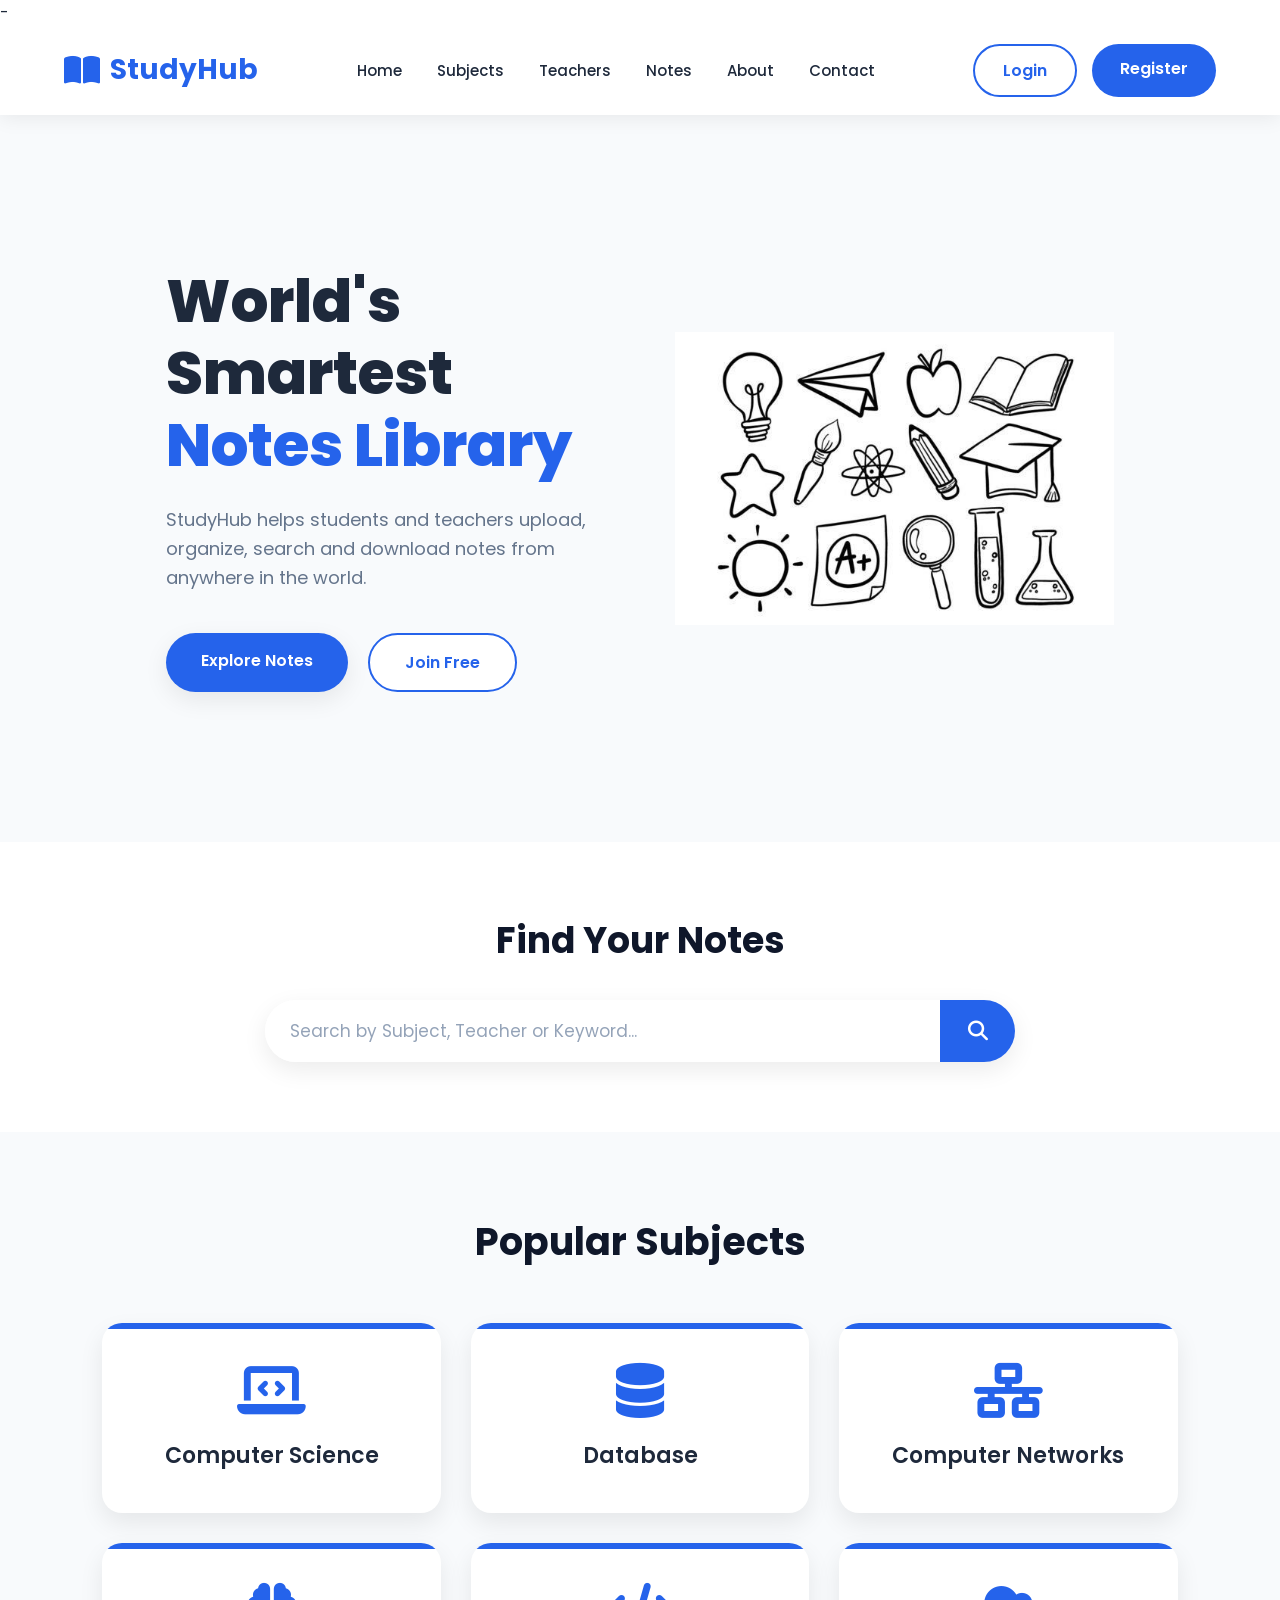
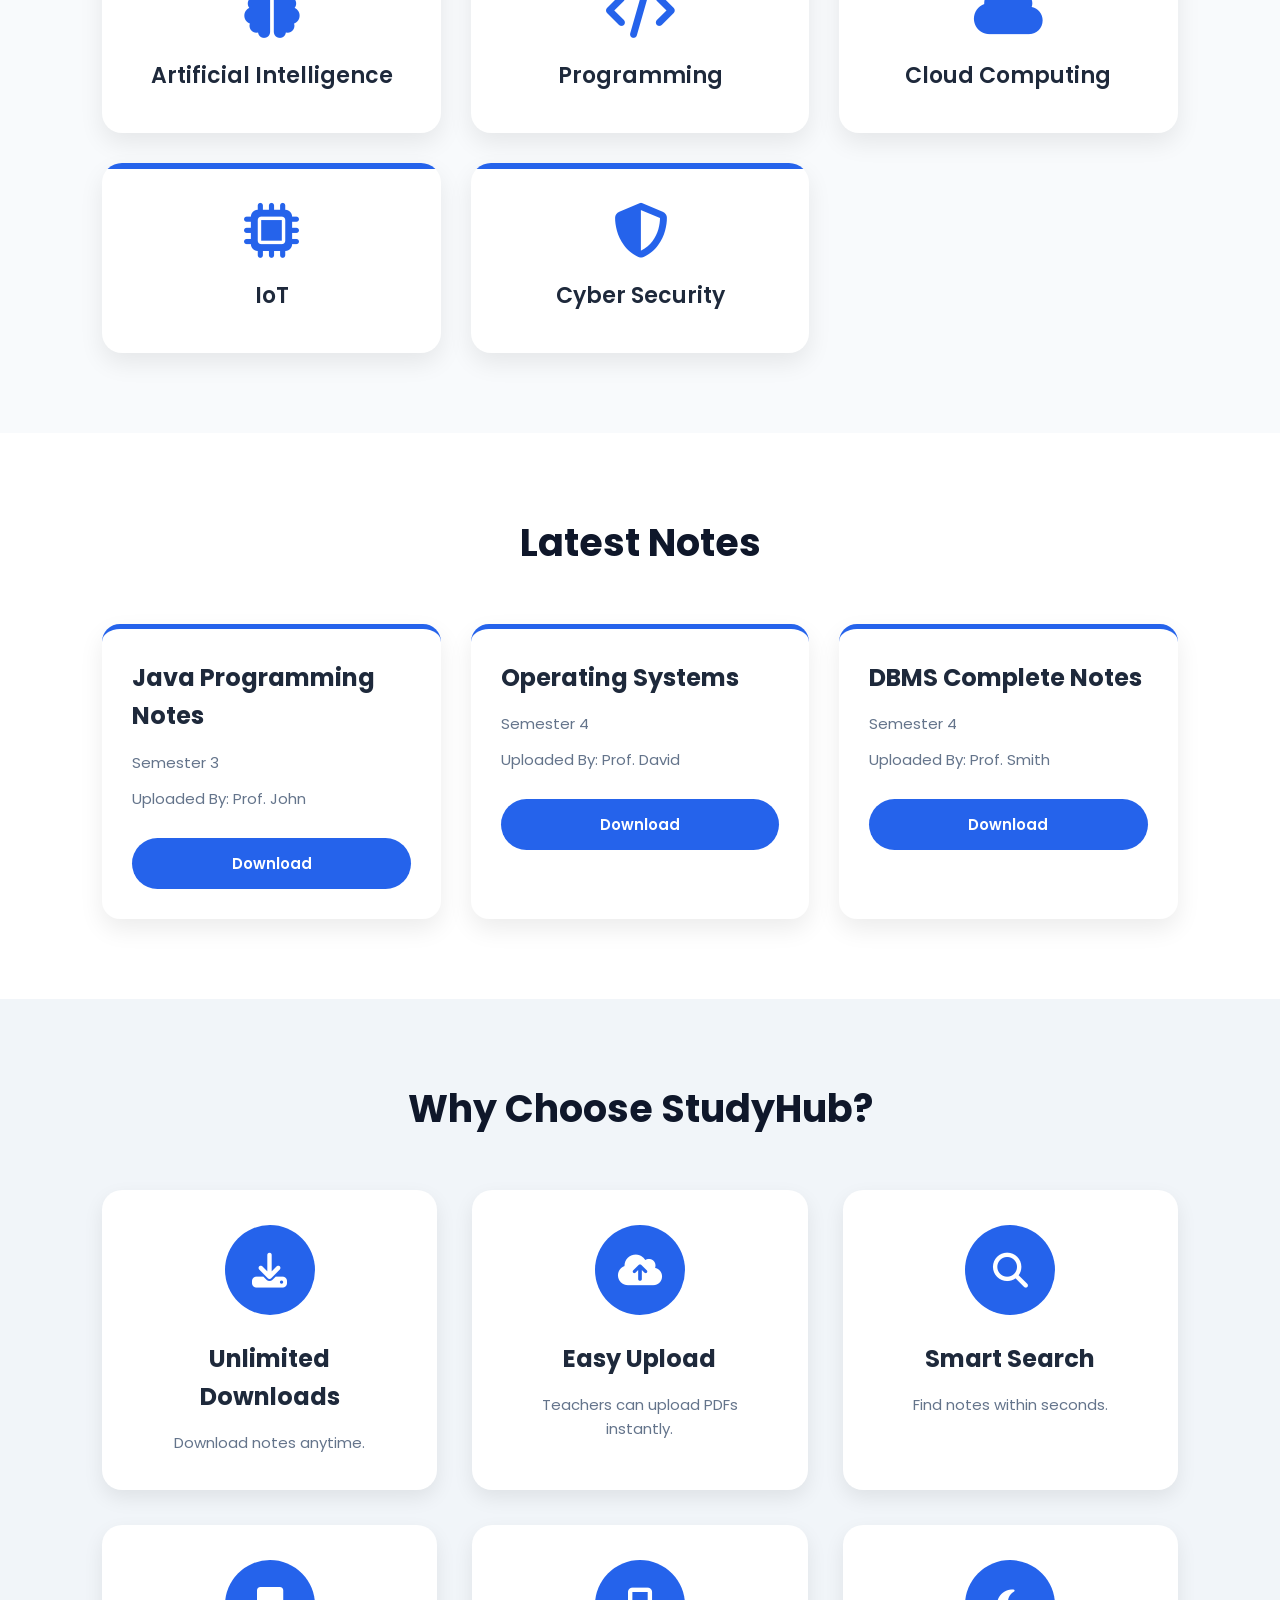
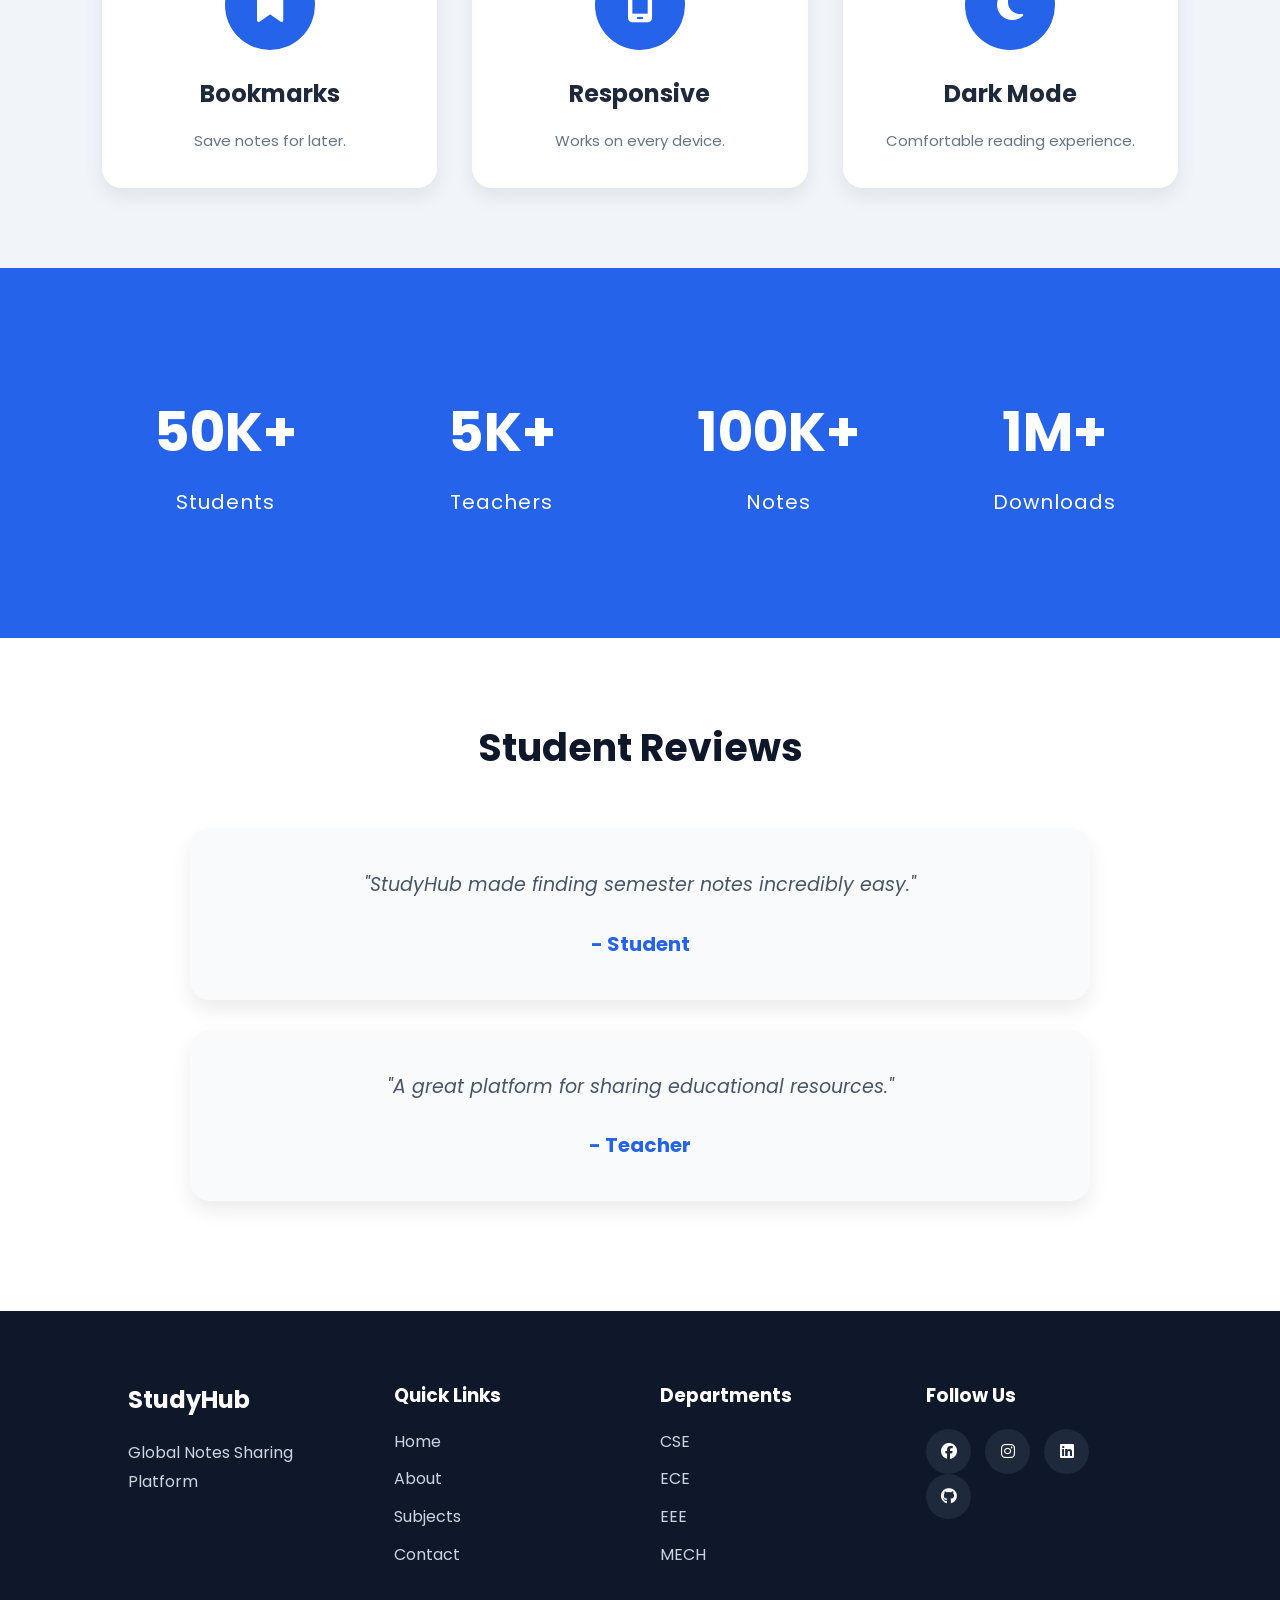
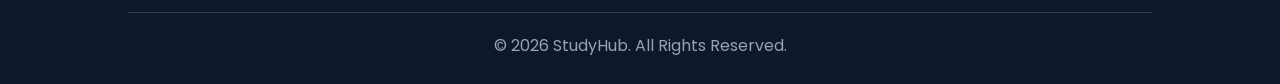
<file: StudyHub2k26/index.html>
<!DOCTYPE html>
<html lang="en">
<head>
    <meta charset="UTF-8">
    <meta name="viewport" content="width=device-width, initial-scale=1.0">
    <title>StudyHub | Global Notes Library</title>

    <!-- CSS -->
    <link rel="stylesheet" href="css/style.css">

    <!-- Google Font -->
    <link href="https://fonts.googleapis.com/css2?family=Poppins:wght@300;400;500;600;700&display=swap" rel="stylesheet">

    <!-- Font Awesome -->
    <link rel="stylesheet"
    href="https://cdnjs.cloudflare.com/ajax/libs/font-awesome/6.5.2/css/all.min.css">
</head>

<body>

<!-- ================= NAVBAR ================= -->

<header>
-
    <nav class="navbar">

        <div class="logo">
            <i class="fa-solid fa-book-open"></i>
            <span>StudyHub</span>
        </div>

        <ul class="nav-links">

            <li><a href="index.html">Home</a></li>
            <li><a href="subjects.html">Subjects</a></li>
            <li><a href="teachers.html">Teachers</a></li>
            <li><a href="notes.html">Notes</a></li>
            <li><a href="about.html">About</a></li>
            <li><a href="contact.html">Contact</a></li>

        </ul>

        <div class="nav-buttons">

            <a href="login.html" class="btn login-btn">
                Login
            </a>

            <a href="signup.html" class="btn signup-btn">
                Register
            </a>

        </div>

    </nav>

</header>

<!-- ================= HERO ================= -->

<section class="hero">

    <div class="hero-content">

        <h1>

            World's Smartest

            <span>Notes Library</span>

        </h1>

        <p>

            StudyHub helps students and teachers upload,

            organize, search and download notes from

            anywhere in the world.

        </p>

        <div class="hero-buttons">

            <a href="dashboard.html" class="primary-btn">

                Explore Notes

            </a>

            <a href="signup.html" class="secondary-btn">

                Join Free

            </a>

        </div>

    </div>

    <div class="hero-image">

        <img src="assets/images/e3ac0e3e22246c1e41e2515943171535.jpg"

        alt="Students Learning">

    </div>

</section>

<!-- ================= SEARCH ================= -->

<section class="search-section">

    <h2>Find Your Notes</h2>

    <div class="search-box">

        <input

        type="text"

        placeholder="Search by Subject, Teacher or Keyword...">

        <button>

            <i class="fa fa-search"></i>

        </button>

    </div>

</section>

<!-- ================= SUBJECTS ================= -->

<section class="subjects">

<h2>Popular Subjects</h2>

<div class="subject-grid">

<div class="subject-card">
<i class="fa-solid fa-laptop-code"></i>
<h3>Computer Science</h3>
</div>

<div class="subject-card">
<i class="fa-solid fa-database"></i>
<h3>Database</h3>
</div>

<div class="subject-card">
<i class="fa-solid fa-network-wired"></i>
<h3>Computer Networks</h3>
</div>

<div class="subject-card">
<i class="fa-solid fa-brain"></i>
<h3>Artificial Intelligence</h3>
</div>

<div class="subject-card">
<i class="fa-solid fa-code"></i>
<h3>Programming</h3>
</div>

<div class="subject-card">
<i class="fa-solid fa-cloud"></i>
<h3>Cloud Computing</h3>
</div>

<div class="subject-card">
<i class="fa-solid fa-microchip"></i>
<h3>IoT</h3>
</div>

<div class="subject-card">
<i class="fa-solid fa-shield-halved"></i>
<h3>Cyber Security</h3>
</div>

</div>

</section>

<!-- ================= FEATURED NOTES ================= -->

<section class="notes">

<h2>Latest Notes</h2>

<div class="notes-grid">

<div class="note-card">

<h3>Java Programming Notes</h3>

<p>Semester 3</p>

<p>Uploaded By: Prof. John</p>

<button>Download</button>

</div>

<div class="note-card">

<h3>Operating Systems</h3>

<p>Semester 4</p>

<p>Uploaded By: Prof. David</p>

<button>Download</button>

</div>

<div class="note-card">

<h3>DBMS Complete Notes</h3>

<p>Semester 4</p>

<p>Uploaded By: Prof. Smith</p>

<button>Download</button>

</div>

</div>

</section>

<!-- ================= FEATURES ================= -->

<section class="features">

<h2>Why Choose StudyHub?</h2>

<div class="feature-grid">

<div class="feature">

<i class="fa-solid fa-download"></i>

<h3>Unlimited Downloads</h3>

<p>Download notes anytime.</p>

</div>

<div class="feature">

<i class="fa-solid fa-cloud-arrow-up"></i>

<h3>Easy Upload</h3>

<p>Teachers can upload PDFs instantly.</p>

</div>

<div class="feature">

<i class="fa-solid fa-magnifying-glass"></i>

<h3>Smart Search</h3>

<p>Find notes within seconds.</p>

</div>

<div class="feature">

<i class="fa-solid fa-bookmark"></i>

<h3>Bookmarks</h3>

<p>Save notes for later.</p>

</div>

<div class="feature">

<i class="fa-solid fa-mobile-screen"></i>

<h3>Responsive</h3>

<p>Works on every device.</p>

</div>

<div class="feature">

<i class="fa-solid fa-moon"></i>

<h3>Dark Mode</h3>

<p>Comfortable reading experience.</p>

</div>

</div>

</section>

<!-- ================= STATISTICS ================= -->

<section class="stats">

<div class="stat">

<h2>50K+</h2>

<p>Students</p>

</div>

<div class="stat">

<h2>5K+</h2>

<p>Teachers</p>

</div>

<div class="stat">

<h2>100K+</h2>

<p>Notes</p>

</div>

<div class="stat">

<h2>1M+</h2>

<p>Downloads</p>

</div>

</section>

<!-- ================= TESTIMONIALS ================= -->

<section class="testimonials">

<h2>Student Reviews</h2>

<div class="testimonial">

<p>

"StudyHub made finding semester notes incredibly easy."

</p>

<h4>- Student</h4>

</div>

<div class="testimonial">

<p>

"A great platform for sharing educational resources."

</p>

<h4>- Teacher</h4>

</div>

</section>

<!-- ================= FOOTER ================= -->

<footer>

<div class="footer-content">

<div>

<h2>StudyHub</h2>

<p>

Global Notes Sharing Platform

</p>

</div>

<div>

<h3>Quick Links</h3>

<ul>

<li>Home</li>

<li>About</li>

<li>Subjects</li>

<li>Contact</li>

</ul>

</div>

<div>

<h3>Departments</h3>

<ul>

<li>CSE</li>

<li>ECE</li>

<li>EEE</li>

<li>MECH</li>

</ul>

</div>

<div>

<h3>Follow Us</h3>

<i class="fab fa-facebook"></i>
<i class="fab fa-instagram"></i>
<i class="fab fa-linkedin"></i>
<i class="fab fa-github"></i>

</div>

</div>

<hr>

<p class="copyright">

© 2026 StudyHub. All Rights Reserved.

</p>

</footer>

<script src="js/app.js"></script>

</body>
</html>
</file>
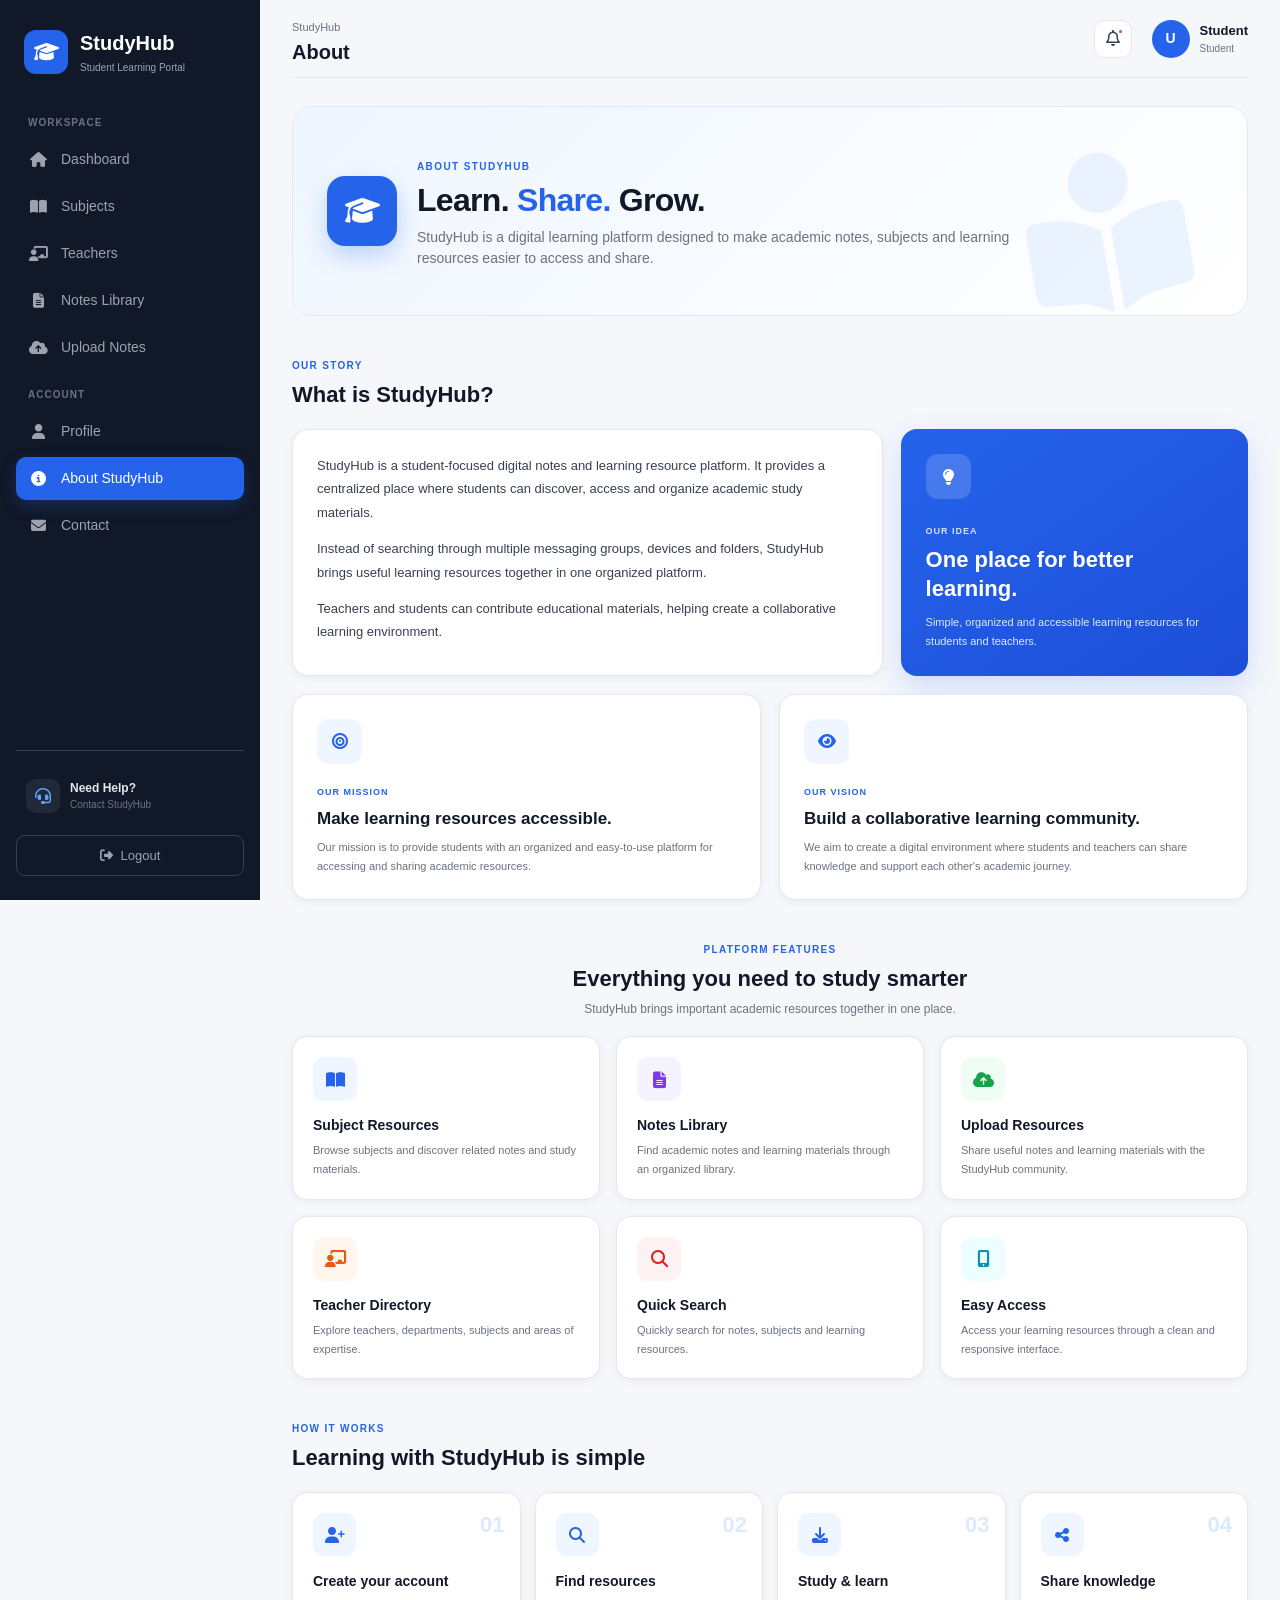
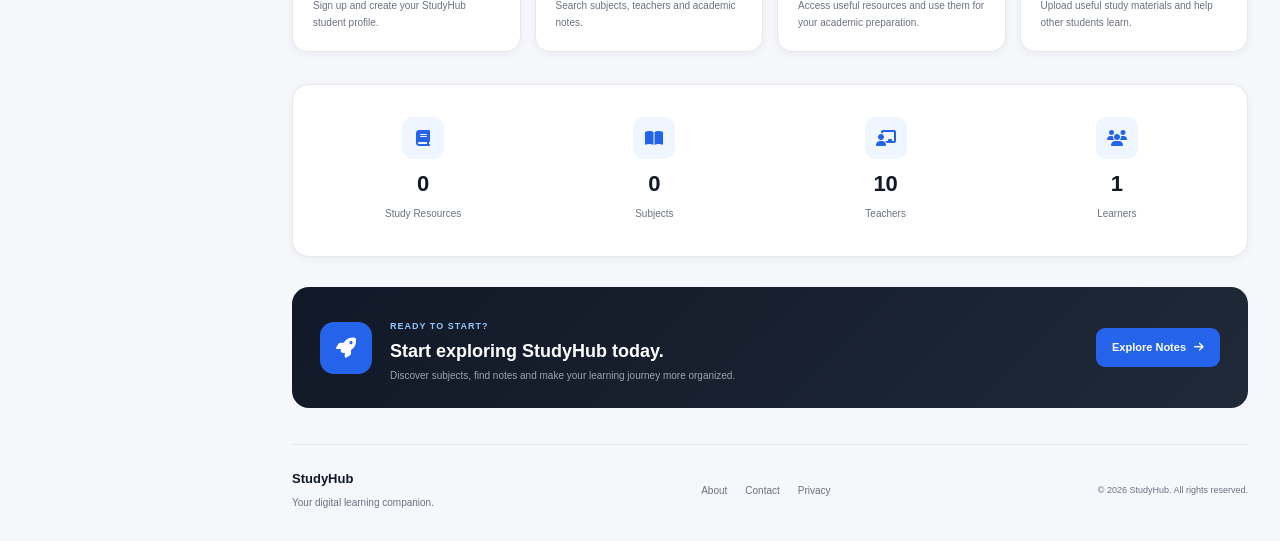
<file: StudyHub2k26/about.html>
<!DOCTYPE html>
<html lang="en">

<head>

    <meta charset="UTF-8">
    <meta
        name="viewport"
        content="width=device-width, initial-scale=1.0"
    >

    <title>About StudyHub</title>

    <!-- Font Awesome -->
    <link
        rel="stylesheet"
        href="https://cdnjs.cloudflare.com/ajax/libs/font-awesome/6.6.0/css/all.min.css"
    >

    <!-- About CSS -->
    <link
        rel="stylesheet"
        href="css/about.css"
    >

</head>


<body>

<div class="app-layout">


    <!-- =====================================================
         SIDEBAR
         ===================================================== -->

    <aside class="sidebar">

        <!-- BRAND -->

        <div class="sidebar-brand">

            <div class="brand-icon">
                <i class="fa-solid fa-graduation-cap"></i>
            </div>

            <div class="brand-text">

                <h2>StudyHub</h2>

                <span>
                    Student Learning Portal
                </span>

            </div>

        </div>


        <!-- NAVIGATION -->

        <nav class="sidebar-nav">

            <p class="nav-label">
                Workspace
            </p>


            <a
                href="dashboard.html"
                class="nav-link"
            >
                <i class="fa-solid fa-house"></i>
                <span>Dashboard</span>
            </a>


            <a
                href="subjects.html"
                class="nav-link"
            >
                <i class="fa-solid fa-book-open"></i>
                <span>Subjects</span>
            </a>


            <a
                href="teachers.html"
                class="nav-link"
            >
                <i class="fa-solid fa-chalkboard-user"></i>
                <span>Teachers</span>
            </a>


            <a
                href="notes.html"
                class="nav-link"
            >
                <i class="fa-solid fa-file-lines"></i>
                <span>Notes Library</span>
            </a>


            <a
                href="upload.html"
                class="nav-link"
            >
                <i class="fa-solid fa-cloud-arrow-up"></i>
                <span>Upload Notes</span>
            </a>


            <p class="nav-label">
                Account
            </p>


            <a
                href="profile.html"
                class="nav-link"
            >
                <i class="fa-solid fa-user"></i>
                <span>Profile</span>
            </a>


            <a
                href="about.html"
                class="nav-link active"
            >
                <i class="fa-solid fa-circle-info"></i>
                <span>About StudyHub</span>
            </a>


            <a
                href="contact.html"
                class="nav-link"
            >
                <i class="fa-solid fa-envelope"></i>
                <span>Contact</span>
            </a>

        </nav>


        <!-- SIDEBAR BOTTOM -->

        <div class="sidebar-bottom">


            <div class="sidebar-help">

                <div class="help-icon">

                    <i class="fa-solid fa-headset"></i>

                </div>


                <div>

                    <strong>
                        Need Help?
                    </strong>

                    <span>
                        Contact StudyHub
                    </span>

                </div>

            </div>


            <button
                class="logout-btn"
                onclick="logoutUser()"
            >

                <i class="fa-solid fa-right-from-bracket"></i>

                <span>
                    Logout
                </span>

            </button>

        </div>

    </aside>



    <!-- =====================================================
         MAIN CONTENT
         ===================================================== -->

    <main class="main-content">


        <!-- TOPBAR -->

        <header class="topbar">


            <div class="topbar-left">

                <button
                    class="mobile-menu-btn"
                    id="mobileMenuBtn"
                >

                    <i class="fa-solid fa-bars"></i>

                </button>


                <div class="topbar-title">

                    <span>
                        StudyHub
                    </span>

                    <h1>
                        About
                    </h1>

                </div>

            </div>


            <div class="topbar-actions">


                <button
                    class="icon-btn"
                    title="Notifications"
                >

                    <i class="fa-regular fa-bell"></i>

                    <span class="notification-dot"></span>

                </button>


                <div class="user-mini">


                    <div
                        class="user-avatar"
                        id="userAvatar"
                    >
                        U
                    </div>


                    <div class="user-info">

                        <strong id="username">
                            Student
                        </strong>

                        <span>
                            Student
                        </span>

                    </div>

                </div>

            </div>

        </header>



        <!-- =================================================
             HERO
             ================================================= -->

        <section class="about-hero">


            <div class="hero-content">


                <div class="hero-icon">

                    <i class="fa-solid fa-graduation-cap"></i>

                </div>


                <div>

                    <span class="hero-label">
                        ABOUT STUDYHUB
                    </span>


                    <h2>

                        Learn.
                        <span>
                            Share.
                        </span>
                        Grow.

                    </h2>


                    <p>

                        StudyHub is a digital learning platform
                        designed to make academic notes,
                        subjects and learning resources easier
                        to access and share.

                    </p>

                </div>

            </div>


            <div class="hero-decoration">

                <i class="fa-solid fa-book-open-reader"></i>

            </div>

        </section>



        <!-- =================================================
             INTRODUCTION
             ================================================= -->

        <section class="intro-section">


            <div class="section-heading">

                <span class="section-label">
                    OUR STORY
                </span>

                <h2>
                    What is StudyHub?
                </h2>

            </div>


            <div class="intro-grid">


                <div class="intro-content">

                    <p>

                        StudyHub is a student-focused digital
                        notes and learning resource platform.
                        It provides a centralized place where
                        students can discover, access and organize
                        academic study materials.

                    </p>


                    <p>

                        Instead of searching through multiple
                        messaging groups, devices and folders,
                        StudyHub brings useful learning resources
                        together in one organized platform.

                    </p>


                    <p>

                        Teachers and students can contribute
                        educational materials, helping create a
                        collaborative learning environment.

                    </p>

                </div>


                <div class="intro-highlight">


                    <div class="highlight-icon">

                        <i class="fa-solid fa-lightbulb"></i>

                    </div>


                    <span>
                        OUR IDEA
                    </span>


                    <h3>
                        One place for
                        better learning.
                    </h3>


                    <p>

                        Simple, organized and accessible
                        learning resources for students
                        and teachers.

                    </p>

                </div>

            </div>

        </section>



        <!-- =================================================
             MISSION / VISION
             ================================================= -->

        <section class="mission-grid">


            <div class="mission-card">

                <div class="mission-icon">

                    <i class="fa-solid fa-bullseye"></i>

                </div>


                <span class="card-label">
                    OUR MISSION
                </span>


                <h3>
                    Make learning resources accessible.
                </h3>


                <p>

                    Our mission is to provide students with
                    an organized and easy-to-use platform
                    for accessing and sharing academic
                    resources.

                </p>

            </div>



            <div class="mission-card">

                <div class="mission-icon">

                    <i class="fa-solid fa-eye"></i>

                </div>


                <span class="card-label">
                    OUR VISION
                </span>


                <h3>
                    Build a collaborative learning community.
                </h3>


                <p>

                    We aim to create a digital environment
                    where students and teachers can share
                    knowledge and support each other's
                    academic journey.

                </p>

            </div>

        </section>



        <!-- =================================================
             FEATURES
             ================================================= -->

        <section class="features-section">


            <div class="section-heading centered">

                <span class="section-label">
                    PLATFORM FEATURES
                </span>

                <h2>
                    Everything you need to study smarter
                </h2>

                <p>

                    StudyHub brings important academic
                    resources together in one place.

                </p>

            </div>


            <div class="features-grid">


                <div class="feature-card">

                    <div class="feature-icon blue">

                        <i class="fa-solid fa-book-open"></i>

                    </div>


                    <h3>
                        Subject Resources
                    </h3>


                    <p>

                        Browse subjects and discover
                        related notes and study materials.

                    </p>

                </div>



                <div class="feature-card">

                    <div class="feature-icon purple">

                        <i class="fa-solid fa-file-lines"></i>

                    </div>


                    <h3>
                        Notes Library
                    </h3>


                    <p>

                        Find academic notes and learning
                        materials through an organized library.

                    </p>

                </div>



                <div class="feature-card">

                    <div class="feature-icon green">

                        <i class="fa-solid fa-cloud-arrow-up"></i>

                    </div>


                    <h3>
                        Upload Resources
                    </h3>


                    <p>

                        Share useful notes and learning
                        materials with the StudyHub community.

                    </p>

                </div>



                <div class="feature-card">

                    <div class="feature-icon orange">

                        <i class="fa-solid fa-chalkboard-user"></i>

                    </div>


                    <h3>
                        Teacher Directory
                    </h3>


                    <p>

                        Explore teachers, departments,
                        subjects and areas of expertise.

                    </p>

                </div>



                <div class="feature-card">

                    <div class="feature-icon red">

                        <i class="fa-solid fa-magnifying-glass"></i>

                    </div>


                    <h3>
                        Quick Search
                    </h3>


                    <p>

                        Quickly search for notes, subjects
                        and learning resources.

                    </p>

                </div>



                <div class="feature-card">

                    <div class="feature-icon cyan">

                        <i class="fa-solid fa-mobile-screen-button"></i>

                    </div>


                    <h3>
                        Easy Access
                    </h3>


                    <p>

                        Access your learning resources through
                        a clean and responsive interface.

                    </p>

                </div>

            </div>

        </section>



        <!-- =================================================
             HOW IT WORKS
             ================================================= -->

        <section class="workflow-section">


            <div class="section-heading">

                <span class="section-label">
                    HOW IT WORKS
                </span>

                <h2>
                    Learning with StudyHub is simple
                </h2>

            </div>


            <div class="workflow-grid">


                <div class="workflow-card">


                    <div class="step-number">
                        01
                    </div>


                    <div class="workflow-icon">

                        <i class="fa-solid fa-user-plus"></i>

                    </div>


                    <h3>
                        Create your account
                    </h3>


                    <p>

                        Sign up and create your StudyHub
                        student profile.

                    </p>

                </div>



                <div class="workflow-card">


                    <div class="step-number">
                        02
                    </div>


                    <div class="workflow-icon">

                        <i class="fa-solid fa-magnifying-glass"></i>

                    </div>


                    <h3>
                        Find resources
                    </h3>


                    <p>

                        Search subjects, teachers and
                        academic notes.

                    </p>

                </div>



                <div class="workflow-card">


                    <div class="step-number">
                        03
                    </div>


                    <div class="workflow-icon">

                        <i class="fa-solid fa-download"></i>

                    </div>


                    <h3>
                        Study & learn
                    </h3>


                    <p>

                        Access useful resources and use
                        them for your academic preparation.

                    </p>

                </div>



                <div class="workflow-card">


                    <div class="step-number">
                        04
                    </div>


                    <div class="workflow-icon">

                        <i class="fa-solid fa-share-nodes"></i>

                    </div>


                    <h3>
                        Share knowledge
                    </h3>


                    <p>

                        Upload useful study materials and
                        help other students learn.

                    </p>

                </div>

            </div>

        </section>



        <!-- =================================================
             STATS
             ================================================= -->

        <section class="about-stats">


            <div class="about-stat">

                <div class="about-stat-icon">

                    <i class="fa-solid fa-book"></i>

                </div>

                <strong id="aboutNotes">
                    0
                </strong>

                <span>
                    Study Resources
                </span>

            </div>



            <div class="about-stat">

                <div class="about-stat-icon">

                    <i class="fa-solid fa-book-open"></i>

                </div>

                <strong id="aboutSubjects">
                    0
                </strong>

                <span>
                    Subjects
                </span>

            </div>



            <div class="about-stat">

                <div class="about-stat-icon">

                    <i class="fa-solid fa-chalkboard-user"></i>

                </div>

                <strong id="aboutTeachers">
                    0
                </strong>

                <span>
                    Teachers
                </span>

            </div>



            <div class="about-stat">

                <div class="about-stat-icon">

                    <i class="fa-solid fa-users"></i>

                </div>

                <strong id="aboutUsers">
                    0
                </strong>

                <span>
                    Learners
                </span>

            </div>

        </section>



        <!-- =================================================
             CTA
             ================================================= -->

        <section class="about-cta">


            <div class="cta-icon">

                <i class="fa-solid fa-rocket"></i>

            </div>


            <div class="cta-content">

                <span>
                    READY TO START?
                </span>

                <h2>
                    Start exploring StudyHub today.
                </h2>

                <p>

                    Discover subjects, find notes and
                    make your learning journey more organized.

                </p>

            </div>


            <a
                href="notes.html"
                class="cta-button"
            >

                Explore Notes

                <i class="fa-solid fa-arrow-right"></i>

            </a>

        </section>



        <!-- =================================================
             FOOTER
             ================================================= -->

        <footer class="footer">


            <div>

                <strong>
                    StudyHub
                </strong>

                <span>
                    Your digital learning companion.
                </span>

            </div>


            <div class="footer-links">

                <a href="about.html">
                    About
                </a>

                <a href="contact.html">
                    Contact
                </a>

                <a href="privacy.html">
                    Privacy
                </a>

            </div>


            <p>
                © 2026 StudyHub. All rights reserved.
            </p>

        </footer>


    </main>

</div>


<!-- About JavaScript -->
<script src="js/about.js"></script>

</body>

</html>
</file>
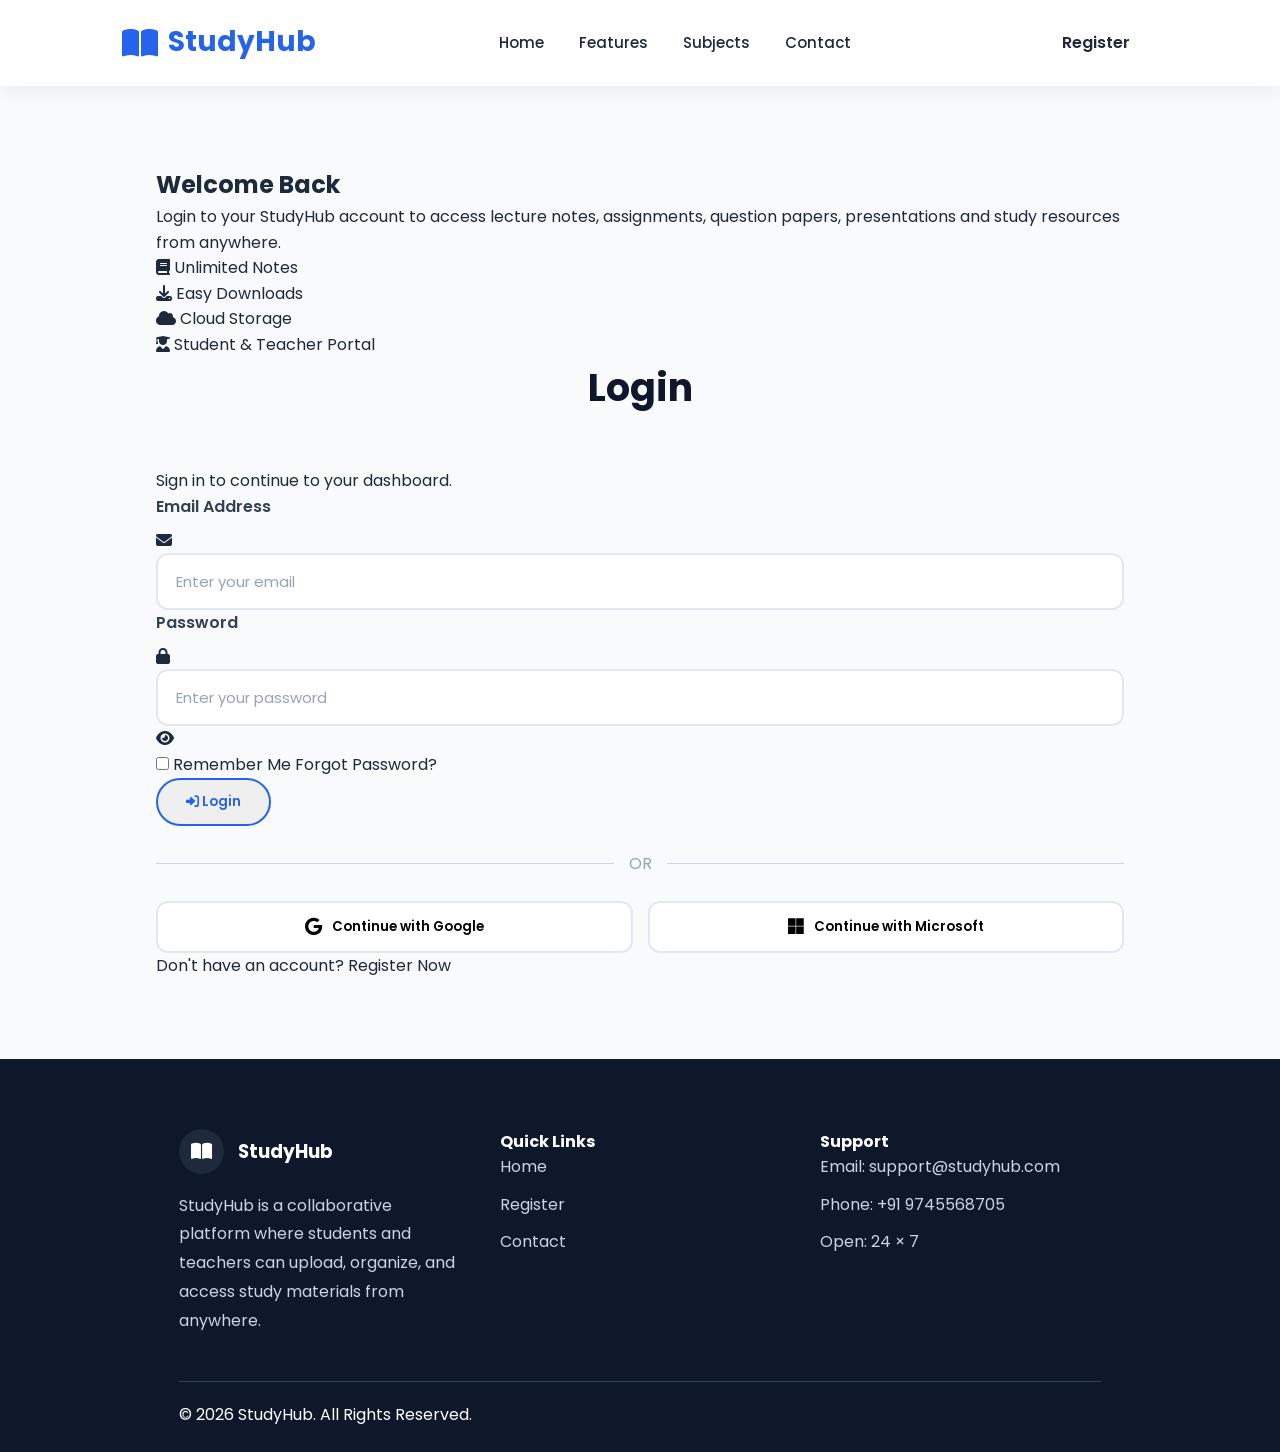
<file: StudyHub2k26/contact.html>
<!DOCTYPE html>
<html lang="en">

<head>

    <meta charset="UTF-8">
    <meta name="viewport" content="width=device-width, initial-scale=1.0">

    <title>StudyHub | Contact Us</title>

    <link rel="stylesheet" href="css/style.css">
    <link rel="stylesheet" href="css/contact.css">
    <link rel="stylesheet" href="css/responsive.css">

    <link rel="stylesheet"
        href="https://cdnjs.cloudflare.com/ajax/libs/font-awesome/6.6.0/css/all.min.css">

</head>

<body>

<!-- ==========================================================
     SIDEBAR
========================================================== -->

<aside class="sidebar">

    <div class="logo">
        <i class="fa-solid fa-book-open"></i>
        <h2>StudyHub</h2>
    </div>

    <ul>

        <li>
            <a href="dashboard.html">
                <i class="fa-solid fa-house"></i>
                Dashboard
            </a>
        </li>

        <li>
            <a href="upload.html">
                <i class="fa-solid fa-upload"></i>
                Upload Notes
            </a>
        </li>

        <li>
            <a href="notes.html">
                <i class="fa-solid fa-book"></i>
                Notes Library
            </a>
        </li>

        <li>
            <a href="profile.html">
                <i class="fa-solid fa-user"></i>
                Profile
            </a>
        </li>

        <li>
            <a href="contact.html" class="active">
                <i class="fa-solid fa-envelope"></i>
                Contact
            </a>
        </li>

        <li>
            <a href="index.html">
                <i class="fa-solid fa-right-from-bracket"></i>
                Logout
            </a>
        </li>

    </ul>

</aside>

<!-- ==========================================================
     MAIN CONTENT
========================================================== -->

<main class="dashboard">

<!-- HERO -->

<section class="hero-banner">

    <div class="hero-left">

        <span class="hero-tag">
            <i class="fa-solid fa-headset"></i>
            Student Support
        </span>

        <h1>We're Here To Help You</h1>

        <p>
            Whether you're a student looking for study materials or a teacher
            wanting to share knowledge, our team is always ready to assist you.
        </p>

        <div class="hero-buttons">
            <a href="#contact-form" class="btn">
                <i class="fa-solid fa-paper-plane"></i>
                Send Message
            </a>
            <a href="#faq" class="btn btn-outline">
                <i class="fa-solid fa-circle-question"></i>
                View FAQ
            </a>
        </div>

    </div>

    <div class="hero-right">
        <i class="fa-solid fa-comments hero-icon"></i>
    </div>

</section>

<!-- CONTACT INFO CARDS -->

<section class="dashboard-section">

    <h2>Contact & Support</h2>
    <p class="section-sub">Reach us through any of the channels below.</p>

    <div class="analytics">

        <div class="analytics-card">
            <i class="fa-solid fa-phone"></i>
            <h3>Phone</h3>
            <p>+91 98765 43210</p>
            <small>Mon – Sat (9AM – 6PM)</small>
        </div>

        <div class="analytics-card">
            <i class="fa-solid fa-envelope"></i>
            <h3>Email</h3>
            <p>support@studyhub.com</p>
            <small>Reply within 24 hours</small>
        </div>

        <div class="analytics-card">
            <i class="fa-solid fa-location-dot"></i>
            <h3>Office</h3>
            <p>Chennai, Tamil Nadu</p>
            <small>India</small>
        </div>

        <div class="analytics-card">
            <i class="fa-solid fa-globe"></i>
            <h3>Website</h3>
            <p>www.studyhub.com</p>
            <small>Always online</small>
        </div>

    </div>

</section>

<!-- CONTACT FORM + QUICK HELP -->

<section class="dashboard-section" id="contact-form">

<h2>Get In Touch</h2>
<p class="section-sub">Fill in the form and we'll get back to you shortly.</p>

<div class="contact-wrapper">

<div class="contact-form">

<form>

<div class="filter-grid">

<div>
<label>Full Name</label>
<input type="text" placeholder="Enter your name" required>
</div>

<div>
<label>Email Address</label>
<input type="email" placeholder="Enter your email" required>
</div>

<div>
<label>Department</label>
<select>
<option>CSE</option>
<option>ECE</option>
<option>EEE</option>
<option>IT</option>
<option>Mechanical</option>
<option>Civil</option>
</select>
</div>

<div>
<label>Subject</label>
<input type="text" placeholder="Message subject">
</div>

</div>

<div>
<label>Your Message</label>
<textarea rows="8" placeholder="Write your message here..."></textarea>
</div>

<div class="form-status">
    <i class="fa-solid fa-circle-check"></i>
    <span></span>
</div>

<button class="btn">
    <i class="fa-solid fa-paper-plane"></i>
    Send Message
</button>

</form>

</div>

<div class="contact-side">

<h3>Need Immediate Help?</h3>

<p>
    Our support team helps students and teachers with account issues,
    note uploads, downloads and technical problems.
</p>

<div class="support-box">
    <i class="fa-solid fa-clock"></i>
    <div>
        <h4>Support Hours</h4>
        <p>Monday – Saturday, 9:00 AM – 6:00 PM</p>
    </div>
</div>

<div class="support-box">
    <i class="fa-solid fa-headset"></i>
    <div>
        <h4>Live Assistance</h4>
        <p>Email support, quick response guaranteed</p>
    </div>
</div>

</div>

</div>

</section>

<!-- FAQ (accordion) -->

<section class="dashboard-section" id="faq">

    <h2>Frequently Asked Questions</h2>
    <p class="section-sub">Tap a question to expand the answer.</p>

    <div class="faq-list">

        <div class="faq-item">
            <div class="faq-question">
                <div>
                    <span class="faq-num">01</span>
                    <h3 style="display:inline">How can I upload notes?</h3>
                </div>
                <span class="faq-toggle-icon"><i class="fa-solid fa-plus"></i></span>
            </div>
            <div class="faq-answer">
                <p class="faq-answer-inner">
                    Login to StudyHub, open the Upload Notes page, select your
                    subject, choose a PDF and click Upload.
                </p>
            </div>
        </div>

        <div class="faq-item">
            <div class="faq-question">
                <div>
                    <span class="faq-num">02</span>
                    <h3 style="display:inline">Can teachers upload materials?</h3>
                </div>
                <span class="faq-toggle-icon"><i class="fa-solid fa-plus"></i></span>
            </div>
            <div class="faq-answer">
                <p class="faq-answer-inner">
                    Yes. Teachers can upload notes, question papers,
                    assignments and reference materials.
                </p>
            </div>
        </div>

        <div class="faq-item">
            <div class="faq-question">
                <div>
                    <span class="faq-num">03</span>
                    <h3 style="display:inline">Is StudyHub free?</h3>
                </div>
                <span class="faq-toggle-icon"><i class="fa-solid fa-plus"></i></span>
            </div>
            <div class="faq-answer">
                <p class="faq-answer-inner">
                    Yes. StudyHub is completely free for students and teachers.
                </p>
            </div>
        </div>

        <div class="faq-item">
            <div class="faq-question">
                <div>
                    <span class="faq-num">04</span>
                    <h3 style="display:inline">Which file types are supported?</h3>
                </div>
                <span class="faq-toggle-icon"><i class="fa-solid fa-plus"></i></span>
            </div>
            <div class="faq-answer">
                <p class="faq-answer-inner">
                    PDF, DOCX, PPTX, images, ZIP and many other educational
                    resource formats.
                </p>
            </div>
        </div>

    </div>

</section>

<!-- LOCATION -->

<section class="dashboard-section">

    <h2>Visit Our Office</h2>
    <p class="section-sub">Drop by during support hours — we'd love to meet you.</p>

    <div class="office-grid">

        <div class="office-info">

            <h3>StudyHub Headquarters</h3>

            <p>
                Anna University Road<br>
                Guindy<br>
                Chennai, Tamil Nadu<br>
                India
            </p>

            <p>📞 +91 98765 43210</p>
            <p>✉ support@studyhub.com</p>
            <p>🌐 www.studyhub.com</p>

        </div>

        <div class="office-map">
            <iframe
                src="https://maps.google.com/maps?q=Chennai&t=&z=11&ie=UTF8&iwloc=&output=embed"
                loading="lazy">
            </iframe>
        </div>

    </div>

</section>

<!-- SOCIAL -->

<section class="dashboard-section">

    <h2>Connect With Us</h2>
    <p class="section-sub">Follow StudyHub for updates and new features.</p>

    <div class="social-grid">

        <a href="#" class="social-card">
            <i class="fab fa-facebook-f"></i>
            <h3>Facebook</h3>
            <p>Latest news & updates</p>
        </a>

        <a href="#" class="social-card">
            <i class="fab fa-instagram"></i>
            <h3>Instagram</h3>
            <p>Student community</p>
        </a>

        <a href="#" class="social-card">
            <i class="fab fa-linkedin-in"></i>
            <h3>LinkedIn</h3>
            <p>Professional network</p>
        </a>

        <a href="#" class="social-card">
            <i class="fab fa-github"></i>
            <h3>GitHub</h3>
            <p>Open source projects</p>
        </a>

    </div>

</section>

<!-- FOOTER -->

<footer class="contact-footer">

    <div class="footer-content">

        <h2>
            <i class="fa-solid fa-book-open"></i>
            StudyHub
        </h2>

        <p>Connecting students and teachers across the world.</p>

        <div class="footer-icons">
            <a href="#"><i class="fab fa-facebook-f"></i></a>
            <a href="#"><i class="fab fa-instagram"></i></a>
            <a href="#"><i class="fab fa-linkedin-in"></i></a>
            <a href="#"><i class="fab fa-github"></i></a>
        </div>

        <hr>

        <p>© 2026 StudyHub. All Rights Reserved.</p>

    </div>

</footer>

</main>

<!-- JS -->

<script src="js/app.js"></script>
<script src="js/auth.js"></script>
<script src="js/storage.js"></script>
<script src="js/dashboard.js"></script>
<script src="js/contact.js"></script>

</body>

</html>
</file>
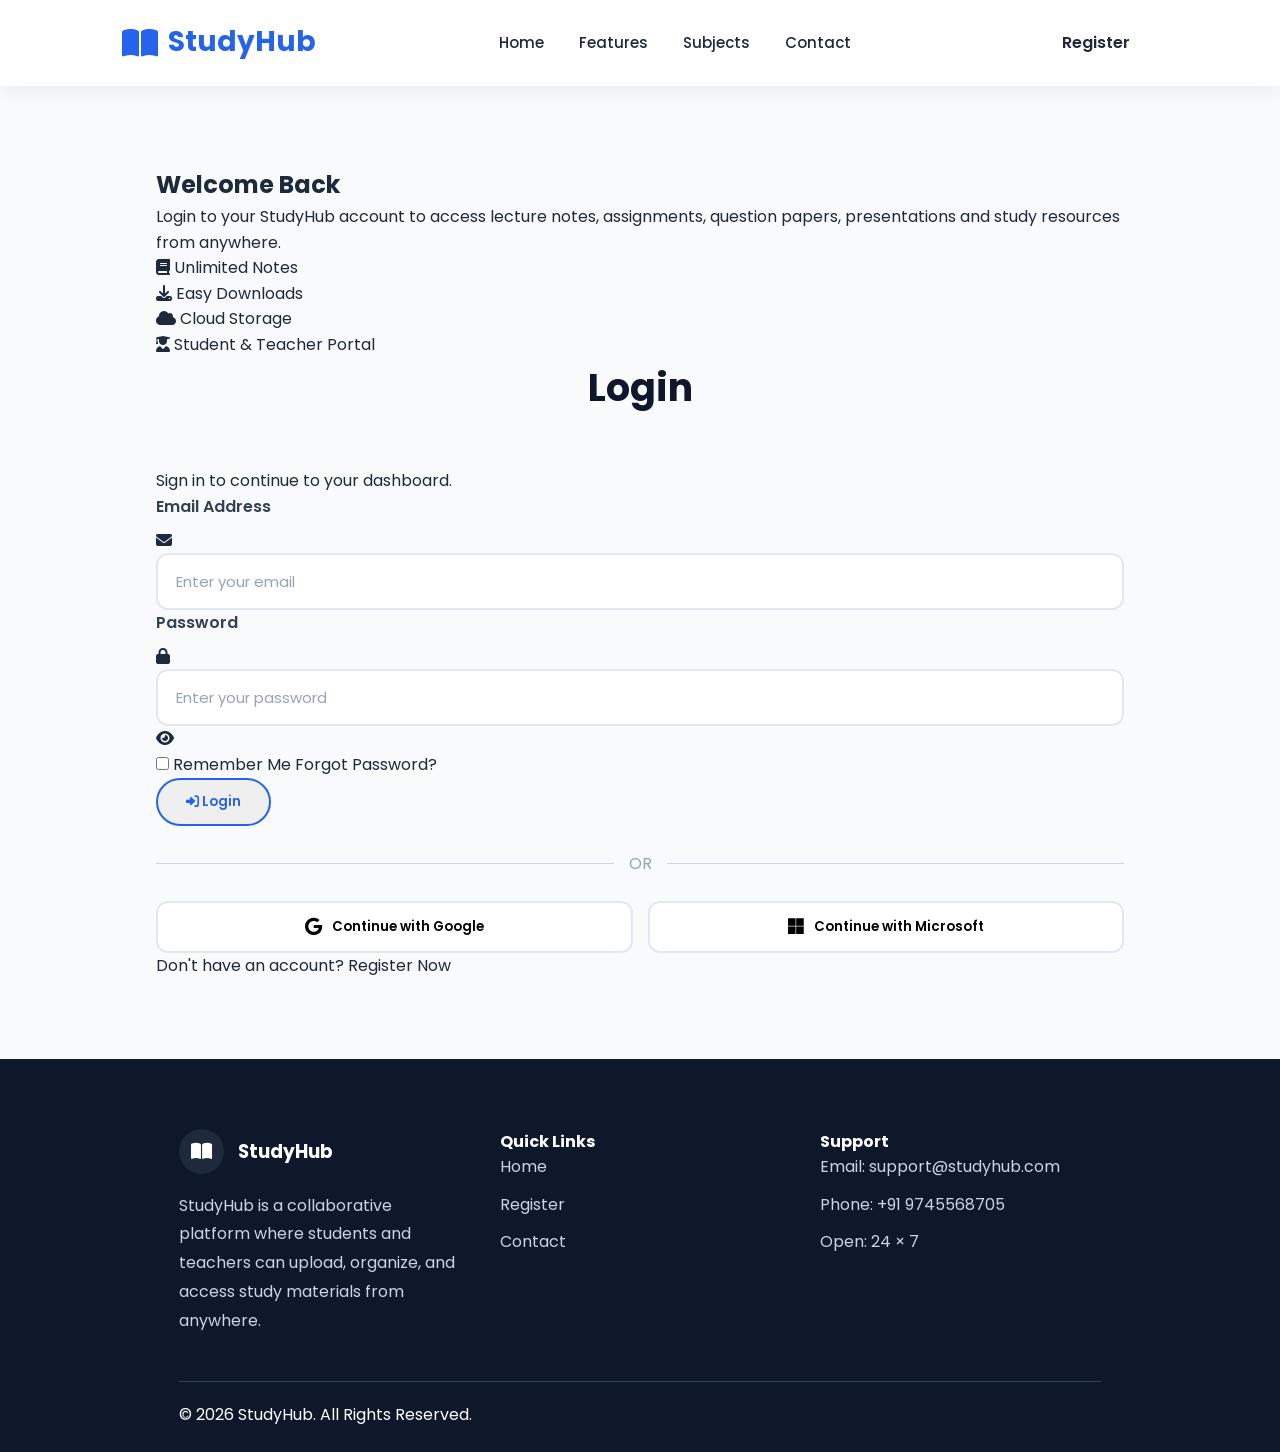
<file: StudyHub2k26/dashboard.html>
<!DOCTYPE html>
<html lang="en">
<head>
    <meta charset="UTF-8">
    <meta name="viewport" content="width=device-width, initial-scale=1.0">
    <meta name="description" content="StudyHub student learning dashboard">
    <title>StudyHub | Dashboard</title>

    <!-- Font Awesome -->
    <link rel="stylesheet"
          href="https://cdnjs.cloudflare.com/ajax/libs/font-awesome/6.6.0/css/all.min.css">

    <!-- Dashboard-only stylesheet -->
    <link rel="stylesheet" href="css/dashboard.css">
</head>

<body>

<!-- ==========================================================
     SIDEBAR
========================================================== -->
<aside class="sidebar">

    <div class="sidebar-brand">
        <a href="dashboard.html" class="brand-link">
            <span class="brand-icon">
                <i class="fa-solid fa-book-open"></i>
            </span>
            <span class="brand-name">StudyHub</span>
        </a>
    </div>

    <nav class="sidebar-nav" aria-label="Main navigation">

        <div class="nav-group">
            <span class="nav-label">MAIN</span>

            <a href="dashboard.html" class="nav-link active">
                <i class="fa-solid fa-grid-2"></i>
                <span>Dashboard</span>
            </a>

            <a href="notes.html" class="nav-link">
                <i class="fa-solid fa-book-open"></i>
                <span>Notes Library</span>
            </a>

            <a href="upload.html" class="nav-link">
                <i class="fa-solid fa-cloud-arrow-up"></i>
                <span>Upload Notes</span>
            </a>
        </div>

        <div class="nav-group">
            <span class="nav-label">ACCOUNT</span>

            <a href="profile.html" class="nav-link">
                <i class="fa-solid fa-user"></i>
                <span>Profile</span>
            </a>

            <a href="contact.html" class="nav-link">
                <i class="fa-solid fa-headset"></i>
                <span>Contact & Support</span>
            </a>
        </div>

    </nav>

    <div class="sidebar-bottom">
        <div class="sidebar-help">
            <div class="help-icon">
                <i class="fa-solid fa-circle-question"></i>
            </div>
            <div>
                <strong>Need help?</strong>
                <span>We're here for you.</span>
            </div>
        </div>

        <a href="index.html" class="logout-link">
            <i class="fa-solid fa-right-from-bracket"></i>
            <span>Logout</span>
        </a>
    </div>

</aside>


<!-- ==========================================================
     MAIN AREA
========================================================== -->
<main class="dashboard">

    <!-- TOPBAR -->
    <header class="topbar">

        <div class="topbar-left">
            <div class="mobile-brand">
                <i class="fa-solid fa-book-open"></i>
                <span>StudyHub</span>
            </div>

            <div class="page-heading">
                <span class="eyebrow">STUDENT DASHBOARD</span>
                <h1>Good to see you, <span id="welcomeUser">Student</span> 👋</h1>
                <p>Everything you need to learn, share and stay organised.</p>
            </div>
        </div>

        <div class="topbar-right">      

            <a href="notes.html" class="topbar-action" title="Browse notes" aria-label="Browse notes">
                <i class="fa-solid fa-magnifying-glass"></i>
            </a>

            <a href="profile.html" class="user-chip">
                <span class="user-avatar">
                    <i class="fa-solid fa-user"></i>
                </span>
                <span class="user-info">
                    <strong id="username">Student</strong>
                    <small>StudyHub Member</small>
                </span>
                <i class="fa-solid fa-chevron-down user-chevron"></i>
            </a>

        </div>

    </header>


    <!-- ======================================================
         HERO
    ======================================================= -->
    <section class="hero-card">

        <div class="hero-content">

            <span class="hero-badge">
                <i class="fa-solid fa-sparkles"></i>
                Your learning space
            </span>

            <h2>
                Learn smarter.<br>
                Share faster.
            </h2>

            <p>
                Discover useful study materials, upload your own notes
                and keep everything you need for college in one place.
            </p>

            <div class="hero-actions">
                <a href="upload.html" class="btn btn-light">
                    <i class="fa-solid fa-cloud-arrow-up"></i>
                    Upload Notes
                </a>

                <a href="notes.html" class="btn btn-ghost">
                    <i class="fa-solid fa-book-open"></i>
                    Browse Library
                </a>
            </div>

            <div class="hero-meta">
                <span>
                    <i class="fa-solid fa-circle-check"></i>
                    Student friendly
                </span>
                <span>
                    <i class="fa-solid fa-bolt"></i>
                    Quick access
                </span>
            </div>

        </div>

        <div class="hero-visual">

            <div class="hero-orb orb-one"></div>
            <div class="hero-orb orb-two"></div>

            <div class="hero-stat-card card-main">
                <span class="mini-icon">
                    <i class="fa-solid fa-book-open"></i>
                </span>
                <strong>1,250+</strong>
                <small>Study resources</small>
            </div>

            <div class="hero-stat-card card-small card-students">
                <span class="mini-icon">
                    <i class="fa-solid fa-users"></i>
                </span>
                <strong>540+</strong>
                <small>Students</small>
            </div>

            <div class="hero-stat-card card-small card-downloads">
                <span class="mini-icon">
                    <i class="fa-solid fa-download"></i>
                </span>
                <strong>18K+</strong>
                <small>Downloads</small>
            </div>

        </div>

    </section>


    <!-- ======================================================
         STATISTICS
    ======================================================= -->
    <section class="stats-grid" aria-label="StudyHub statistics">

        <article class="stat-card">
            <div class="stat-icon blue">
                <i class="fa-solid fa-book"></i>
            </div>
            <div class="stat-copy">
                <span>Total Notes</span>
                <strong id="totalNotes">1240</strong>
                <small><i class="fa-solid fa-arrow-up"></i> Resources available</small>
            </div>
        </article>

        <article class="stat-card">
            <div class="stat-icon green">
                <i class="fa-solid fa-download"></i>
            </div>
            <div class="stat-copy">
                <span>Total Downloads</span>
                <strong id="totalDownloads">18234</strong>
                <small><i class="fa-solid fa-arrow-up"></i> Growing every day</small>
            </div>
        </article>

        <article class="stat-card">
            <div class="stat-icon purple">
                <i class="fa-solid fa-users"></i>
            </div>
            <div class="stat-copy">
                <span>Students</span>
                <strong id="totalUsers">542</strong>
                <small><i class="fa-solid fa-user-plus"></i> Active learners</small>
            </div>
        </article>

        <article class="stat-card">
            <div class="stat-icon orange">
                <i class="fa-solid fa-bookmark"></i>
            </div>
            <div class="stat-copy">
                <span>Bookmarks</span>
                <strong id="totalBookmarks">0</strong>
                <small><i class="fa-solid fa-bookmark"></i> Saved for later</small>
            </div>
        </article>

    </section>


    <!-- ======================================================
         SEARCH
    ======================================================= -->
    <section class="dashboard-section search-panel">

        <div class="section-heading">
            <div>
                <span class="section-kicker">DISCOVER</span>
                <h2>Find your study materials</h2>
                <p>Search notes by keyword and narrow your results with filters.</p>
            </div>
        </div>

        <div class="search-form">

            <div class="search-input-wrap">
                <i class="fa-solid fa-magnifying-glass"></i>
                <input id="searchInput"
                       type="search"
                       placeholder="Search notes, subjects or topics..."
                       autocomplete="off">
            </div>

            <select id="departmentFilter" onchange="filterDepartment(this)">
                <option value="">All Departments</option>
                <option value="BCA">BCA</option>
                <option value="BSc">BSc</option>
                <option value="BCom">BCom</option>
                <option value="BBA">BBA</option>
            </select>

            <select id="semesterFilter" onchange="filterSemester(this)">
                <option value="">All Semesters</option>
                <option value="1">Semester 1</option>
                <option value="2">Semester 2</option>
                <option value="3">Semester 3</option>
                <option value="4">Semester 4</option>
                <option value="5">Semester 5</option>
                <option value="6">Semester 6</option>
            </select>

            <a href="notes.html" class="btn btn-primary">
                <i class="fa-solid fa-arrow-right"></i>
                Browse
            </a>

        </div>

    </section>


    <!-- ======================================================
         FEATURED SUBJECTS
    ======================================================= -->
    <section class="dashboard-section">

        <div class="section-heading section-heading-row">
            <div>
                <span class="section-kicker">EXPLORE</span>
                <h2>Featured subjects</h2>
                <p>Start with a popular learning category.</p>
            </div>

            <a href="notes.html" class="text-link">
                View all
                <i class="fa-solid fa-arrow-right"></i>
            </a>
        </div>

        <div class="subjects-grid">

            <article class="subject-card">
                <div class="subject-top">
                    <div class="subject-icon blue">
                        <i class="fa-solid fa-robot"></i>
                    </div>
                    <span class="subject-count">120+ notes</span>
                </div>
                <h3>Artificial Intelligence</h3>
                <p>Machine Learning, neural networks, deep learning and AI concepts.</p>
                <a href="notes.html">Explore <i class="fa-solid fa-arrow-right"></i></a>
            </article>

            <article class="subject-card">
                <div class="subject-top">
                    <div class="subject-icon green">
                        <i class="fa-solid fa-code"></i>
                    </div>
                    <span class="subject-count">180+ notes</span>
                </div>
                <h3>Web Development</h3>
                <p>HTML, CSS, JavaScript, frontend frameworks and backend basics.</p>
                <a href="notes.html">Explore <i class="fa-solid fa-arrow-right"></i></a>
            </article>

            <article class="subject-card">
                <div class="subject-top">
                    <div class="subject-icon purple">
                        <i class="fa-solid fa-microchip"></i>
                    </div>
                    <span class="subject-count">95+ notes</span>
                </div>
                <h3>Robotic Automation</h3>
                <p>RPA, UiPath, automation workflows and intelligent systems.</p>
                <a href="notes.html">Explore <i class="fa-solid fa-arrow-right"></i></a>
            </article>

            <article class="subject-card">
                <div class="subject-top">
                    <div class="subject-icon orange">
                        <i class="fa-solid fa-cloud"></i>
                    </div>
                    <span class="subject-count">110+ notes</span>
                </div>
                <h3>Cloud Computing</h3>
                <p>AWS, Azure, cloud services, deployment and DevOps fundamentals.</p>
                <a href="notes.html">Explore <i class="fa-solid fa-arrow-right"></i></a>
            </article>

            <article class="subject-card">
                <div class="subject-top">
                    <div class="subject-icon red">
                        <i class="fa-solid fa-shield-halved"></i>
                    </div>
                    <span class="subject-count">85+ notes</span>
                </div>
                <h3>Cyber Security</h3>
                <p>Network security, ethical hacking, cryptography and safety.</p>
                <a href="notes.html">Explore <i class="fa-solid fa-arrow-right"></i></a>
            </article>

            <article class="subject-card">
                <div class="subject-top">
                    <div class="subject-icon cyan">
                        <i class="fa-solid fa-database"></i>
                    </div>
                    <span class="subject-count">130+ notes</span>
                </div>
                <h3>Database Systems</h3>
                <p>SQL, MySQL, MongoDB, database design and data management.</p>
                <a href="notes.html">Explore <i class="fa-solid fa-arrow-right"></i></a>
            </article>

        </div>

    </section>


    <!-- ======================================================
         LATEST NOTES
    ======================================================= -->
    <section class="dashboard-section">

        <div class="section-heading section-heading-row">
            <div>
                <span class="section-kicker">RECENTLY ADDED</span>
                <h2>Latest notes</h2>
                <p>Fresh study resources from the StudyHub library.</p>
            </div>

            <a href="notes.html" class="text-link">
                View library
                <i class="fa-solid fa-arrow-right"></i>
            </a>
        </div>

        <!-- JS can populate this container with stored notes -->
        <div class="notes-grid" id="notesContainer">

            <article class="note-card">
                <div class="note-card-top">
                    <span class="note-tag">Semester 4</span>
                    <i class="fa-regular fa-bookmark"></i>
                </div>
                <h3>Data Structures</h3>
                <p>Complete notes covering arrays, linked lists, stacks, queues and trees.</p>
                <div class="note-meta">
                    <span><i class="fa-solid fa-download"></i> 320 downloads</span>
                    <a href="notes.html">View <i class="fa-solid fa-arrow-right"></i></a>
                </div>
            </article>

            <article class="note-card">
                <div class="note-card-top">
                    <span class="note-tag">Semester 5</span>
                    <i class="fa-regular fa-bookmark"></i>
                </div>
                <h3>Operating Systems</h3>
                <p>Process management, memory management, scheduling and file systems.</p>
                <div class="note-meta">
                    <span><i class="fa-solid fa-download"></i> 450 downloads</span>
                    <a href="notes.html">View <i class="fa-solid fa-arrow-right"></i></a>
                </div>
            </article>

            <article class="note-card">
                <div class="note-card-top">
                    <span class="note-tag">Semester 6</span>
                    <i class="fa-regular fa-bookmark"></i>
                </div>
                <h3>Python Programming</h3>
                <p>Python fundamentals, OOP, file handling and practical project concepts.</p>
                <div class="note-meta">
                    <span><i class="fa-solid fa-download"></i> 710 downloads</span>
                    <a href="notes.html">View <i class="fa-solid fa-arrow-right"></i></a>
                </div>
            </article>

        </div>

    </section>


    <!-- ======================================================
         TWO COLUMN AREA
    ======================================================= -->
    <section class="dashboard-two-column">

        <!-- QUICK ACTIONS -->
        <div class="dashboard-section compact-section">

            <div class="section-heading">
                <span class="section-kicker">SHORTCUTS</span>
                <h2>Quick actions</h2>
                <p>Jump straight to what you need.</p>
            </div>

            <div class="quick-actions">

                <a href="upload.html" class="quick-action">
                    <span class="quick-icon blue">
                        <i class="fa-solid fa-cloud-arrow-up"></i>
                    </span>
                    <span>
                        <strong>Upload Notes</strong>
                        <small>Share your study material</small>
                    </span>
                    <i class="fa-solid fa-arrow-up-right-from-square arrow"></i>
                </a>

                <a href="notes.html" class="quick-action">
                    <span class="quick-icon green">
                        <i class="fa-solid fa-book-open"></i>
                    </span>
                    <span>
                        <strong>Browse Library</strong>
                        <small>Find useful resources</small>
                    </span>
                    <i class="fa-solid fa-arrow-up-right-from-square arrow"></i>
                </a>

                <a href="profile.html" class="quick-action">
                    <span class="quick-icon purple">
                        <i class="fa-solid fa-user-gear"></i>
                    </span>
                    <span>
                        <strong>My Profile</strong>
                        <small>Manage your account</small>
                    </span>
                    <i class="fa-solid fa-arrow-up-right-from-square arrow"></i>
                </a>

            </div>

        </div>


        <!-- ACTIVITY -->
        <div class="dashboard-section compact-section">

            <div class="section-heading">
                <span class="section-kicker">OVERVIEW</span>
                <h2>StudyHub activity</h2>
                <p>A quick look at your learning space.</p>
            </div>

            <div class="activity-list">

                <div class="activity-item">
                    <span class="activity-icon blue">
                        <i class="fa-solid fa-book"></i>
                    </span>
                    <div>
                        <strong>Notes library</strong>
                        <p>Explore resources shared by the community.</p>
                    </div>
                </div>

                <div class="activity-item">
                    <span class="activity-icon green">
                        <i class="fa-solid fa-cloud-arrow-up"></i>
                    </span>
                    <div>
                        <strong>Share knowledge</strong>
                        <p>Upload useful notes for other learners.</p>
                    </div>
                </div>

                <div class="activity-item">
                    <span class="activity-icon purple">
                        <i class="fa-solid fa-bookmark"></i>
                    </span>
                    <div>
                        <strong>Save favourites</strong>
                        <p>Keep important resources ready for revision.</p>
                    </div>
                </div>

            </div>

        </div>

    </section>


    <!-- ======================================================
         CONTRIBUTORS
    ======================================================= -->
    <section class="dashboard-section">

        <div class="section-heading section-heading-row">
            <div>
                <span class="section-kicker">COMMUNITY</span>
                <h2>Top contributors</h2>
                <p>Students helping others learn through sharing.</p>
            </div>
        </div>

        <div class="contributors-grid">

            <article class="contributor-card">
                <div class="contributor-avatar blue">
                    <i class="fa-solid fa-user"></i>
                </div>
                <div>
                    <h3>Rahul Sharma</h3>
                    <p>42 uploads</p>
                </div>
                <span class="contributor-badge">Top contributor</span>
            </article>

            <article class="contributor-card">
                <div class="contributor-avatar green">
                    <i class="fa-solid fa-user"></i>
                </div>
                <div>
                    <h3>Anjali Nair</h3>
                    <p>38 uploads</p>
                </div>
                <span class="contributor-badge">Active</span>
            </article>

            <article class="contributor-card">
                <div class="contributor-avatar purple">
                    <i class="fa-solid fa-user"></i>
                </div>
                <div>
                    <h3>Mohammed Sahal</h3>
                    <p>35 uploads</p>
                </div>
                <span class="contributor-badge">Active</span>
            </article>

            <article class="contributor-card">
                <div class="contributor-avatar orange">
                    <i class="fa-solid fa-user"></i>
                </div>
                <div>
                    <h3>Priya Das</h3>
                    <p>31 uploads</p>
                </div>
                <span class="contributor-badge">Active</span>
            </article>

        </div>

    </section>


    <!-- ======================================================
         FOOTER
    ======================================================= -->
    <footer class="dashboard-footer">

        <div class="footer-main">

            <div class="footer-brand">
                <a href="dashboard.html">
                    <i class="fa-solid fa-book-open"></i>
                    <strong>StudyHub</strong>
                </a>
                <p>
                    A simple space for students and teachers to
                    learn, share and grow together.
                </p>
            </div>

            <div class="footer-links">
                <strong>Explore</strong>
                <a href="dashboard.html">Dashboard</a>
                <a href="notes.html">Notes Library</a>
                <a href="upload.html">Upload Notes</a>
            </div>

            <div class="footer-links">
                <strong>Account</strong>
                <a href="profile.html">Profile</a>
                <a href="contact.html">Support</a>
                <a href="index.html">Logout</a>
            </div>

        </div>

        <div class="footer-bottom">
            <span>© 2026 StudyHub. All Rights Reserved.</span>
            <span>Made for students & teachers ❤️</span>
        </div>

    </footer>

</main>


<!-- ==========================================================
     JAVASCRIPT
========================================================== -->
<script src="js/app.js"></script>
<script src="js/auth.js"></script>
<script src="js/storage.js"></script>
<script src="js/dashboard.js"></script>
<script src="js/darkmode.js"></script>

</body>
</html>
</file>
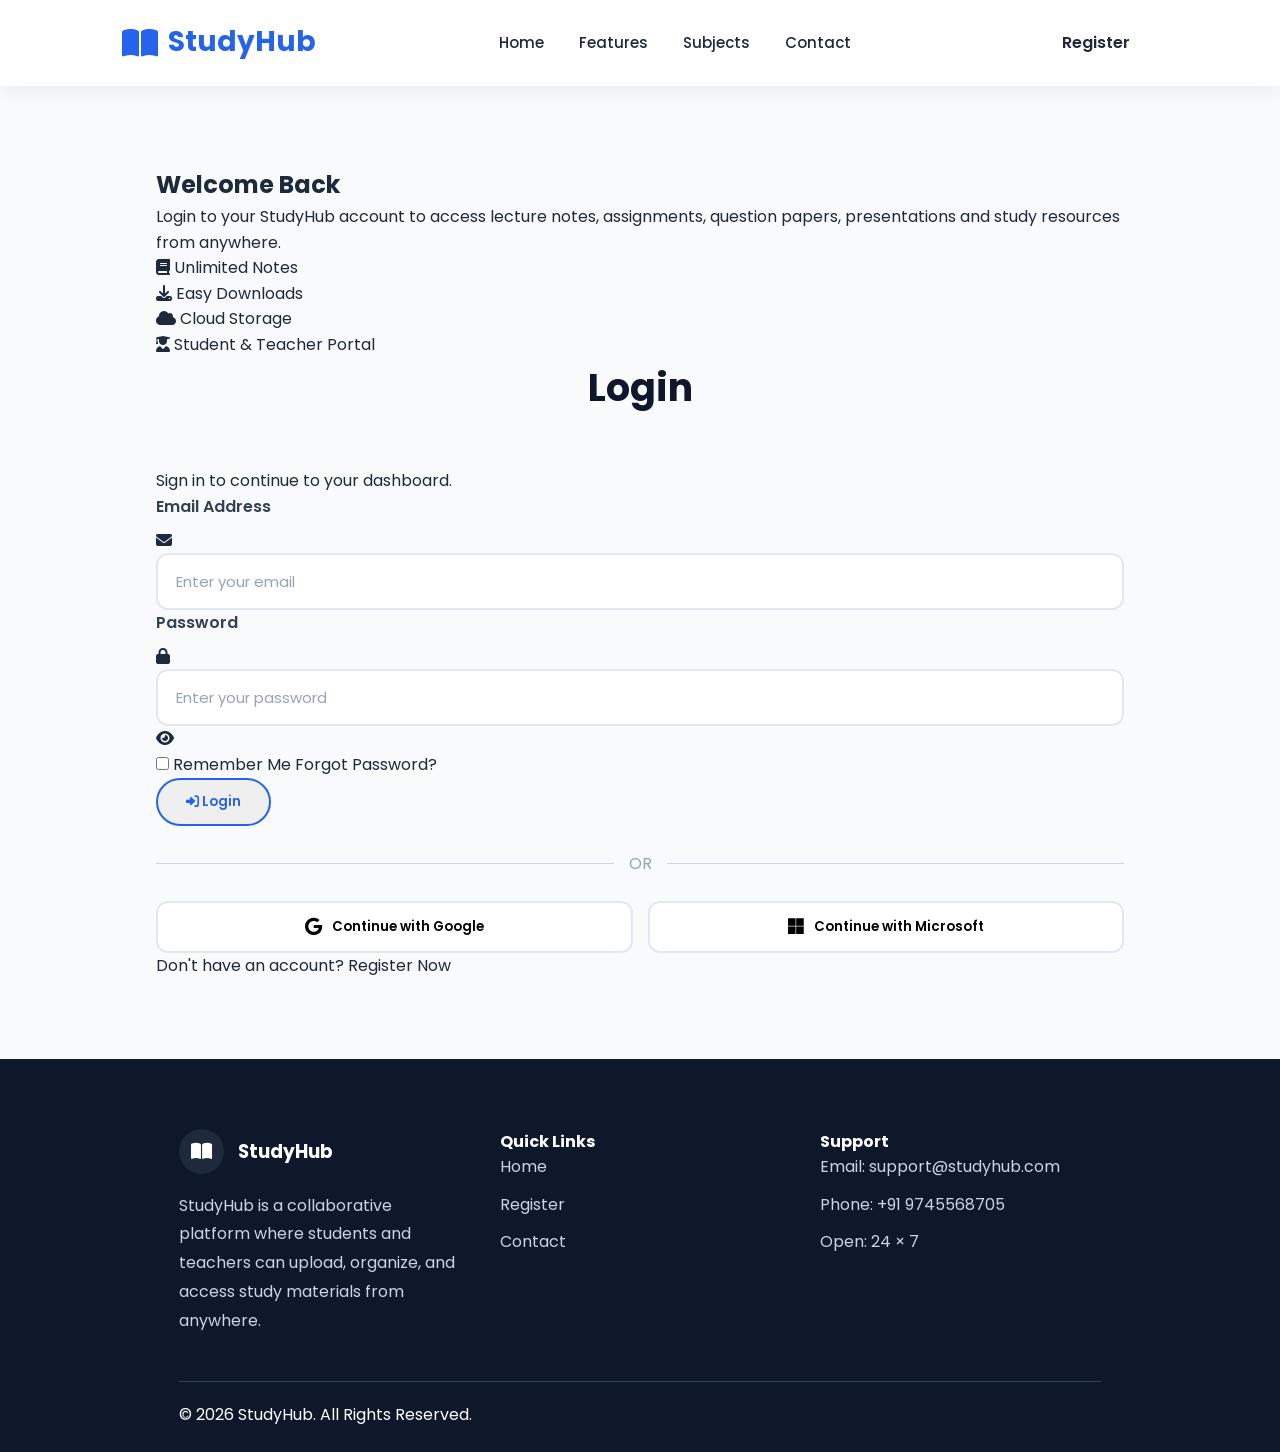
<file: StudyHub2k26/login.html>
<!DOCTYPE html>
<html lang="en">

<head>
    <meta charset="UTF-8">
    <meta name="viewport" content="width=device-width, initial-scale=1.0">

    <title>StudyHub | Login</title>

    <meta name="description"
        content="Login to StudyHub and access notes uploaded by students and teachers.">

    <!-- CSS -->
    <link rel="stylesheet" href="css/style.css">

    <!-- Font Awesome -->
    <link rel="stylesheet"
        href="https://cdnjs.cloudflare.com/ajax/libs/font-awesome/6.6.0/css/all.min.css">

    <!-- Google Fonts -->
    <link href="https://fonts.googleapis.com/css2?family=Poppins:wght@300;400;500;600;700&display=swap"
        rel="stylesheet">

</head>

<body>

    <!-- =========================
            HEADER
    ========================== -->

    <header class="header">

        <div class="container">

            <nav class="navbar">

                <div class="logo">

                    <i class="fa-solid fa-book-open"></i>

                    <span>StudyHub</span>

                </div>

                <ul class="nav-links">

                    <li>
                        <a href="index.html">Home</a>
                    </li>

                    <li>
                        <a href="index.html#features">Features</a>
                    </li>

                    <li>
                        <a href="index.html#subjects">Subjects</a>
                    </li>

                    <li>
                        <a href="contact.html">Contact</a>
                    </li>

                </ul>

                <div class="nav-buttons">

                    <a href="signup.html" class="btn btn-outline">
                        Register
                    </a>

                </div>

            </nav>

        </div>

    </header>

    <!-- =========================
            LOGIN SECTION
    ========================== -->

    <section class="login-page">

        <div class="container">

            <div class="login-wrapper">

                <!-- LEFT SIDE -->

                <div class="login-info">

                    <h1>Welcome Back</h1>

                    <p>

                        Login to your StudyHub account to access
                        lecture notes, assignments, question papers,
                        presentations and study resources from
                        anywhere.

                    </p>

                    <div class="login-features">

                        <div class="feature-item">

                            <i class="fa-solid fa-book"></i>

                            <span>Unlimited Notes</span>

                        </div>

                        <div class="feature-item">

                            <i class="fa-solid fa-download"></i>

                            <span>Easy Downloads</span>

                        </div>

                        <div class="feature-item">

                            <i class="fa-solid fa-cloud"></i>

                            <span>Cloud Storage</span>

                        </div>

                        <div class="feature-item">

                            <i class="fa-solid fa-user-graduate"></i>

                            <span>Student & Teacher Portal</span>

                        </div>

                    </div>

                </div>

                <!-- LOGIN CARD -->

                <div class="login-card">

                    <h2>Login</h2>

                    <p>

                        Sign in to continue to your dashboard.

                    </p>

                    <form onsubmit="loginUser(event)">

                        <!-- Email -->

                        <div class="input-group">

                            <label>Email Address</label>

                            <div class="input-box">

                                <i class="fa-solid fa-envelope"></i>

                                <input
                                    type="email"
                                    id="email"
                                    placeholder="Enter your email"
                                    required>

                            </div>

                        </div>

                        <!-- Password -->

                        <div class="input-group">

                            <label>Password</label>

                            <div class="input-box">

                                <i class="fa-solid fa-lock"></i>

                                <input
                                    type="password"
                                    id="password"
                                    placeholder="Enter your password"
                                    required>

                                <i
                                    class="fa-solid fa-eye toggle-password"
                                    onclick="togglePassword('password', this)">
                                </i>

                            </div>

                        </div>

                        <!-- Remember -->

                        <div class="login-options">

                            <label>

                                <input type="checkbox">

                                Remember Me

                            </label>

                            <a href="#">

                                Forgot Password?

                            </a>

                        </div>

                        <!-- Login Button -->

                        <button
                            type="submit"
                            class="btn btn-primary login-btn">

                            <i class="fa-solid fa-right-to-bracket"></i>

                            Login

                        </button>
                                                <!-- Divider -->

                        <div class="divider">

                            <span>OR</span>

                        </div>

                        <!-- Social Login -->

                        <div class="social-login">

                            <button type="button" class="social-btn">

                                <i class="fab fa-google"></i>

                                Continue with Google

                            </button>

                            <button type="button" class="social-btn">

                                <i class="fab fa-microsoft"></i>

                                Continue with Microsoft

                            </button>

                        </div>

                        <!-- Register Link -->

                        <div class="register-link">

                            <p>

                                Don't have an account?

                                <a href="signup.html">

                                    Register Now

                                </a>

                            </p>

                        </div>

                    </form>

                </div>

            </div>

        </div>

    </section>

    <!-- =========================
            FOOTER
    ========================== -->

    <footer class="footer">

        <div class="container">

            <div class="footer-content">

                <div class="footer-section">

                    <h3>

                        <i class="fa-solid fa-book-open"></i>

                        StudyHub

                    </h3>

                    <p>

                        StudyHub is a collaborative platform where
                        students and teachers can upload, organize,
                        and access study materials from anywhere.

                    </p>

                </div>

                <div class="footer-section">

                    <h4>Quick Links</h4>

                    <ul>

                        <li>

                            <a href="index.html">

                                Home

                            </a>

                        </li>

                        <li>

                            <a href="signup.html">

                                Register

                            </a>

                        </li>

                        <li>

                            <a href="contact.html">

                                Contact

                            </a>

                        </li>

                    </ul>

                </div>

                <div class="footer-section">

                    <h4>Support</h4>

                    <ul>

                        <li>

                            Email:
                            support@studyhub.com

                        </li>

                        <li>

                            Phone:
                            +91 9745568705

                        </li>

                        <li>

                            Open:
                            24 × 7

                        </li>

                    </ul>

                </div>

            </div>

            <hr>

            <div class="footer-bottom">

                <p>

                    © 2026 StudyHub.

                    All Rights Reserved.

                </p>

            </div>

        </div>

    </footer>

    <!-- =========================
            JAVASCRIPT
    ========================== -->

    <script src="js/storage.js"></script>

    <script src="js/auth.js"></script>

</body>

</html>
</file>
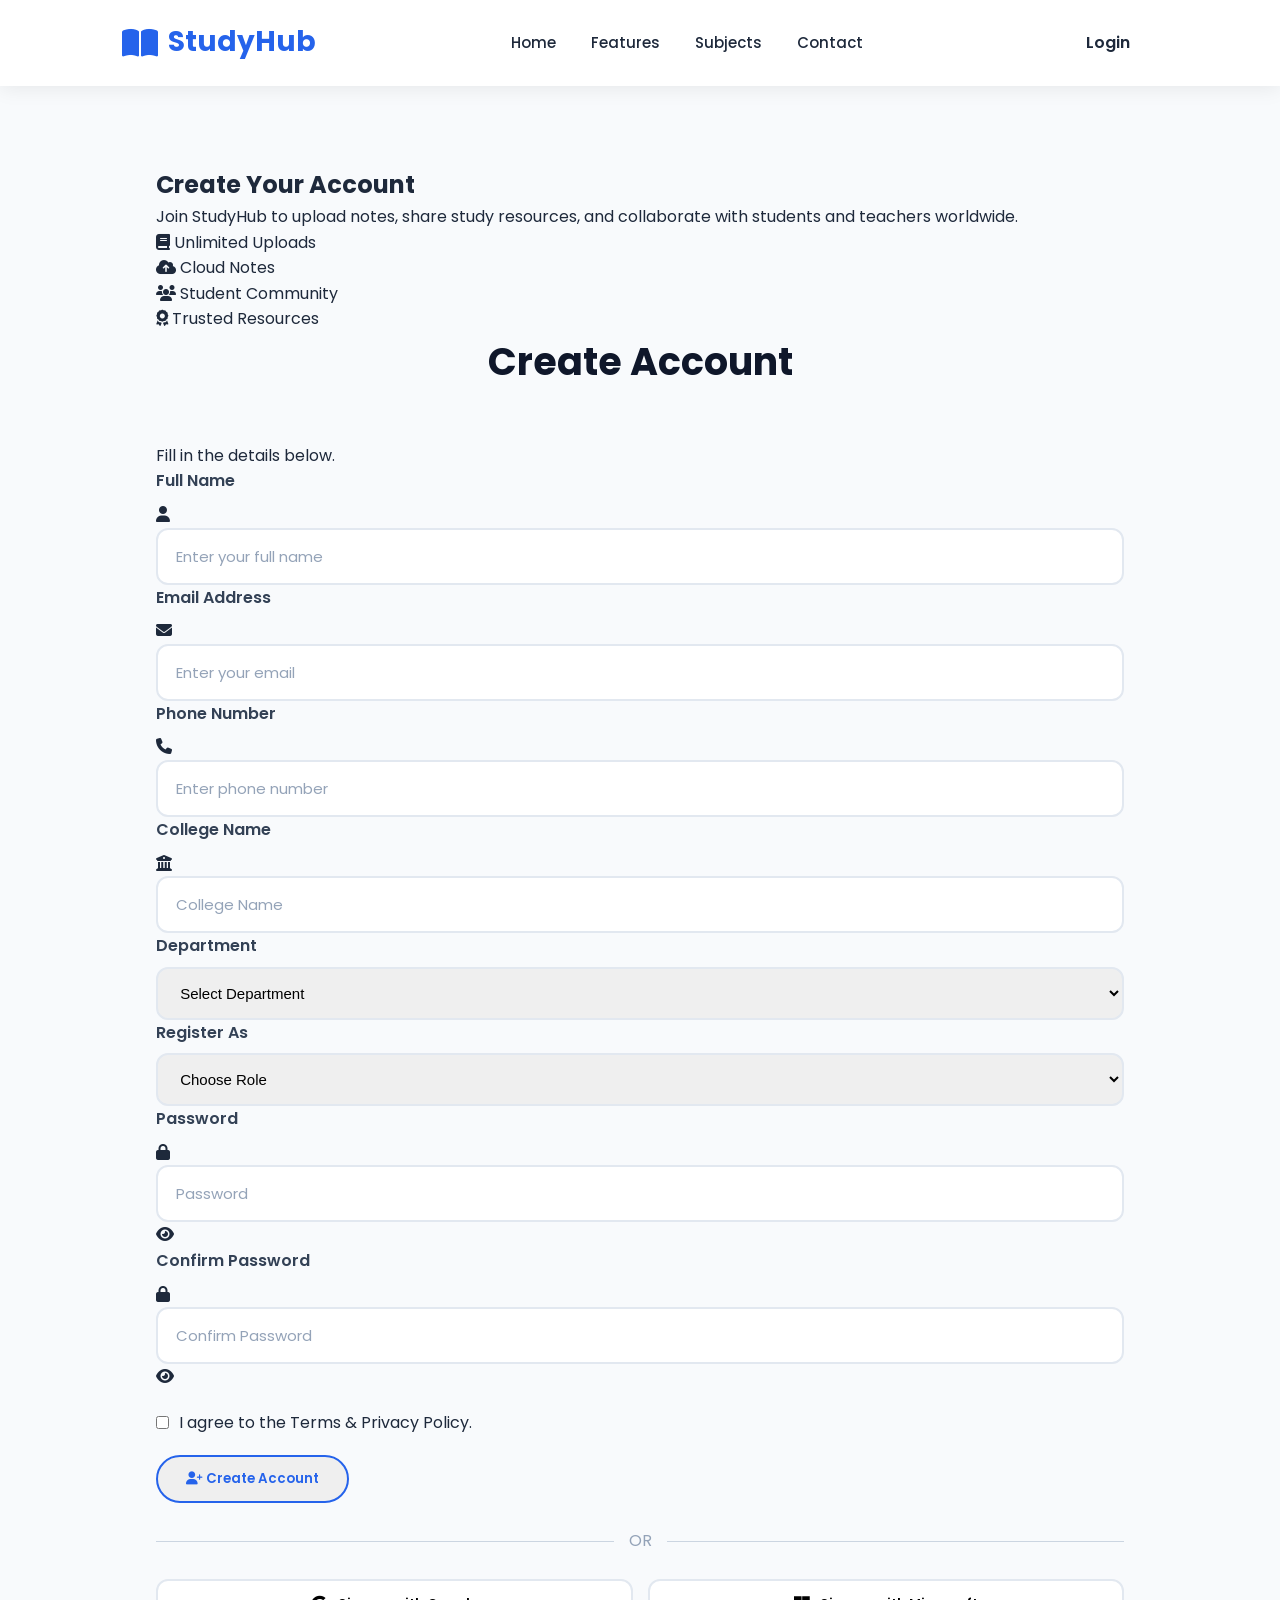
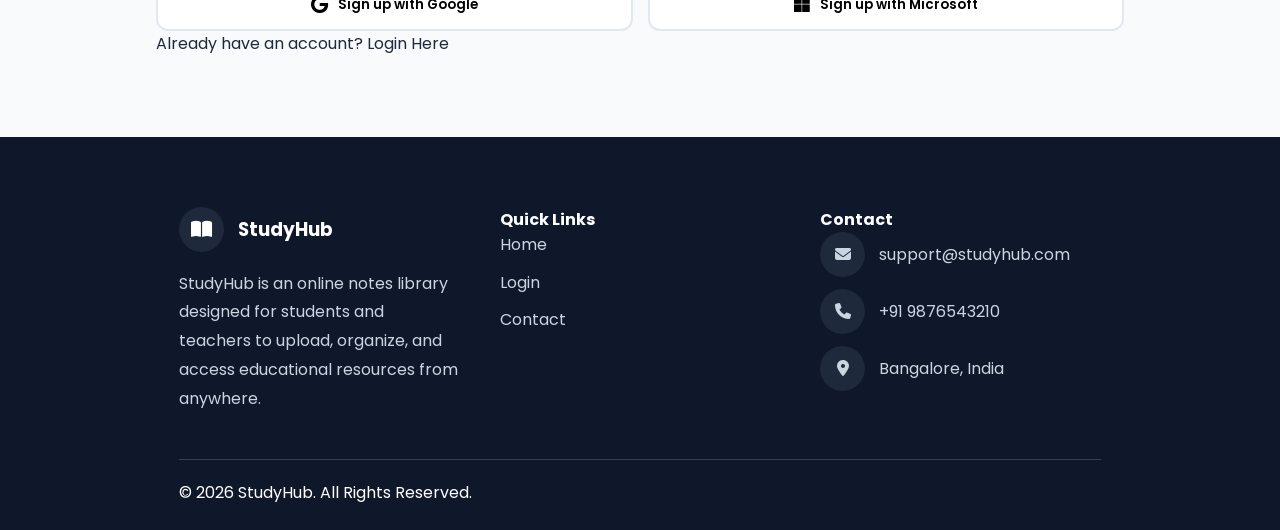
<file: StudyHub2k26/signup.html>
<!DOCTYPE html>
<html lang="en">

<head>

    <meta charset="UTF-8">

    <meta name="viewport" content="width=device-width, initial-scale=1.0">

    <title>StudyHub | Register</title>

    <meta name="description"
        content="Create your StudyHub account to upload and access study materials.">

    <!-- Main CSS -->

    <link rel="stylesheet" href="css/style.css">

    <!-- Font Awesome -->

    <link rel="stylesheet"
        href="https://cdnjs.cloudflare.com/ajax/libs/font-awesome/6.6.0/css/all.min.css">

    <!-- Google Fonts -->

    <link href="https://fonts.googleapis.com/css2?family=Poppins:wght@300;400;500;600;700&display=swap"
        rel="stylesheet">

</head>

<body>

<!-- ===========================
        HEADER
============================ -->

<header class="header">

    <div class="container">

        <nav class="navbar">

            <div class="logo">

                <i class="fa-solid fa-book-open"></i>

                <span>StudyHub</span>

            </div>

            <ul class="nav-links">

                <li>

                    <a href="index.html">Home</a>

                </li>

                <li>

                    <a href="index.html#features">Features</a>

                </li>

                <li>

                    <a href="index.html#subjects">Subjects</a>

                </li>

                <li>

                    <a href="contact.html">Contact</a>

                </li>

            </ul>

            <div class="nav-buttons">

                <a href="login.html" class="btn btn-outline">

                    Login

                </a>

            </div>

        </nav>

    </div>

</header>

<!-- ===========================
        REGISTER PAGE
============================ -->

<section class="login-page">

<div class="container">

<div class="login-wrapper">

<!-- LEFT PANEL -->

<div class="login-info">

<h1>Create Your Account</h1>

<p>

Join StudyHub to upload notes,
share study resources,
and collaborate with students
and teachers worldwide.

</p>

<div class="login-features">

<div class="feature-item">

<i class="fa-solid fa-book"></i>

<span>Unlimited Uploads</span>

</div>

<div class="feature-item">

<i class="fa-solid fa-cloud-arrow-up"></i>

<span>Cloud Notes</span>

</div>

<div class="feature-item">

<i class="fa-solid fa-users"></i>

<span>Student Community</span>

</div>

<div class="feature-item">

<i class="fa-solid fa-award"></i>

<span>Trusted Resources</span>

</div>

</div>

</div>

<!-- REGISTER CARD -->

<div class="login-card">

<h2>Create Account</h2>

<p>

Fill in the details below.

</p>

<form onsubmit="registerUser(event)">

<!-- Name -->

<div class="input-group">

<label>Full Name</label>

<div class="input-box">

<i class="fa-solid fa-user"></i>

<input
type="text"
id="name"
placeholder="Enter your full name"
required>

</div>

</div>

<!-- Email -->

<div class="input-group">

<label>Email Address</label>

<div class="input-box">

<i class="fa-solid fa-envelope"></i>

<input
type="email"
id="email"
placeholder="Enter your email"
required>

</div>

</div>

<!-- Phone -->

<div class="input-group">

<label>Phone Number</label>

<div class="input-box">

<i class="fa-solid fa-phone"></i>

<input
type="tel"
id="phone"
placeholder="Enter phone number"
required>

</div>

</div>

<!-- College -->

<div class="input-group">

<label>College Name</label>

<div class="input-box">

<i class="fa-solid fa-building-columns"></i>

<input
type="text"
id="college"
placeholder="College Name"
required>

</div>

</div>

<!-- Department -->

<div class="input-group">

<label>Department</label>

<select id="department" required>

<option value="">Select Department</option>

<option>CSE</option>

<option>ISE</option>

<option>AIML</option>

<option>ECE</option>

<option>EEE</option>

<option>Mechanical</option>

<option>Civil</option>

<option>MCA</option>

<option>MBA</option>

</select>

</div>

<!-- Role -->

<div class="input-group">

<label>Register As</label>

<select id="role" required>

<option value="">Choose Role</option>

<option>Student</option>

<option>Teacher</option>

</select>

</div>

<!-- Password -->

<div class="input-group">

<label>Password</label>

<div class="input-box">

<i class="fa-solid fa-lock"></i>

<input
type="password"
id="password"
placeholder="Password"
required>

<i
class="fa-solid fa-eye"
onclick="togglePassword('password',this)">
</i>

</div>

</div>

<!-- Confirm Password -->

<div class="input-group">

<label>Confirm Password</label>

<div class="input-box">

<i class="fa-solid fa-lock"></i>

<input
type="password"
id="confirmPassword"
placeholder="Confirm Password"
required>

<i
class="fa-solid fa-eye"
onclick="togglePassword('confirmPassword',this)">
</i>

</div>

</div>

<label style="display:flex;align-items:center;gap:10px;margin:20px 0;">

<input type="checkbox" required>

I agree to the Terms &
Privacy Policy.

</label>

<button
type="submit"
class="btn btn-primary login-btn">

<i class="fa-solid fa-user-plus"></i>

Create Account

</button>
                        <!-- Divider -->

                        <div class="divider">

                            <span>OR</span>

                        </div>

                        <!-- Social Registration -->

                        <div class="social-login">

                            <button
                                type="button"
                                class="social-btn">

                                <i class="fab fa-google"></i>

                                Sign up with Google

                            </button>

                            <button
                                type="button"
                                class="social-btn">

                                <i class="fab fa-microsoft"></i>

                                Sign up with Microsoft

                            </button>

                        </div>

                        <!-- Login Link -->

                        <div class="register-link">

                            <p>

                                Already have an account?

                                <a href="login.html">

                                    Login Here

                                </a>

                            </p>

                        </div>

                    </form>

                </div>

            </div>

        </div>

    </section>

    <!-- ===========================
            FOOTER
    ============================ -->

    <footer class="footer">

        <div class="container">

            <div class="footer-content">

                <!-- About -->

                <div class="footer-section">

                    <h3>

                        <i class="fa-solid fa-book-open"></i>

                        StudyHub

                    </h3>

                    <p>

                        StudyHub is an online notes library designed
                        for students and teachers to upload, organize,
                        and access educational resources from anywhere.

                    </p>

                </div>

                <!-- Quick Links -->

                <div class="footer-section">

                    <h4>

                        Quick Links

                    </h4>

                    <ul>

                        <li>

                            <a href="index.html">

                                Home

                            </a>

                        </li>

                        <li>

                            <a href="login.html">

                                Login

                            </a>

                        </li>

                        <li>

                            <a href="contact.html">

                                Contact

                            </a>

                        </li>

                    </ul>

                </div>

                <!-- Contact -->

                <div class="footer-section">

                    <h4>

                        Contact

                    </h4>

                    <ul>

                        <li>

                            <i class="fa-solid fa-envelope"></i>

                            support@studyhub.com

                        </li>

                        <li>

                            <i class="fa-solid fa-phone"></i>

                            +91 9876543210

                        </li>

                        <li>

                            <i class="fa-solid fa-location-dot"></i>

                            Bangalore, India

                        </li>

                    </ul>

                </div>

            </div>

            <hr>

            <div class="footer-bottom">

                <p>

                    © 2026 StudyHub.
                    All Rights Reserved.

                </p>

            </div>

        </div>

    </footer>

    <!-- ===========================
            JAVASCRIPT
    ============================ -->

    <script src="js/storage.js"></script>

    <script src="js/auth.js"></script>

</body>

</html>
</file>
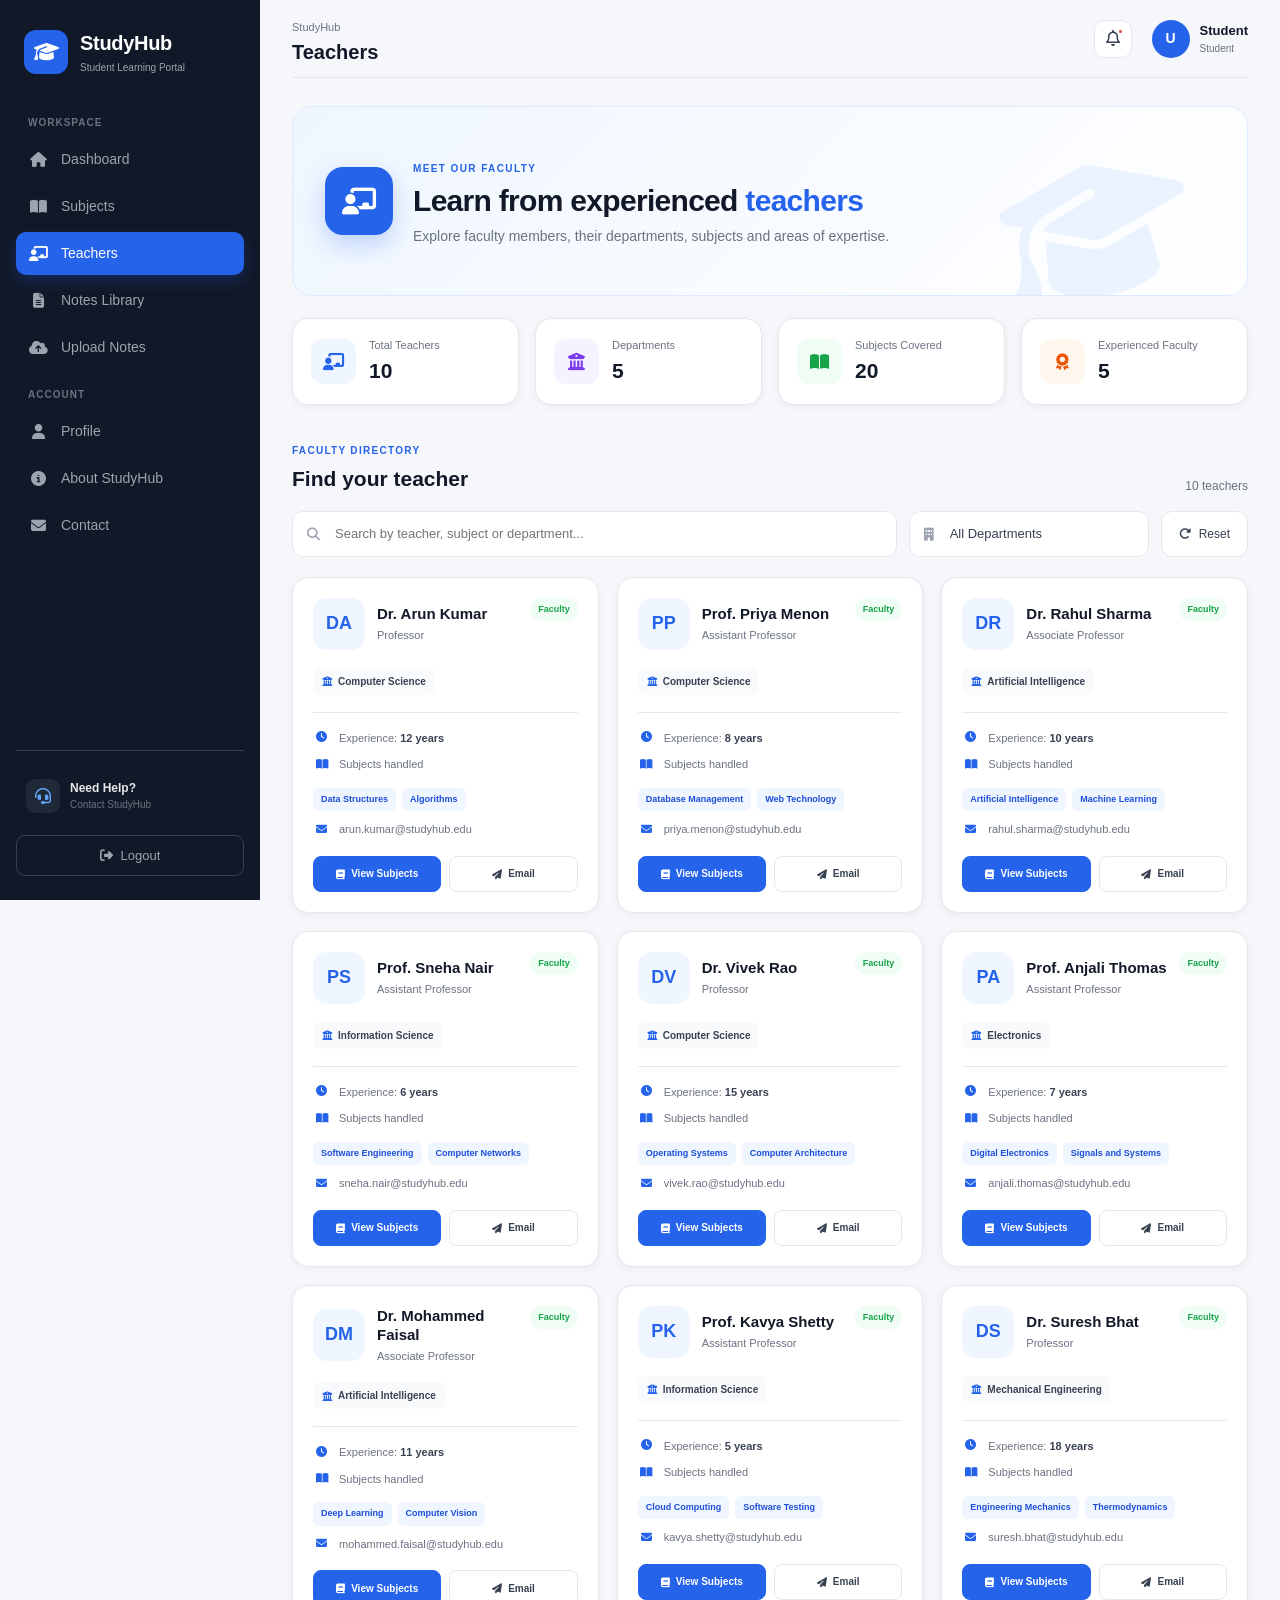
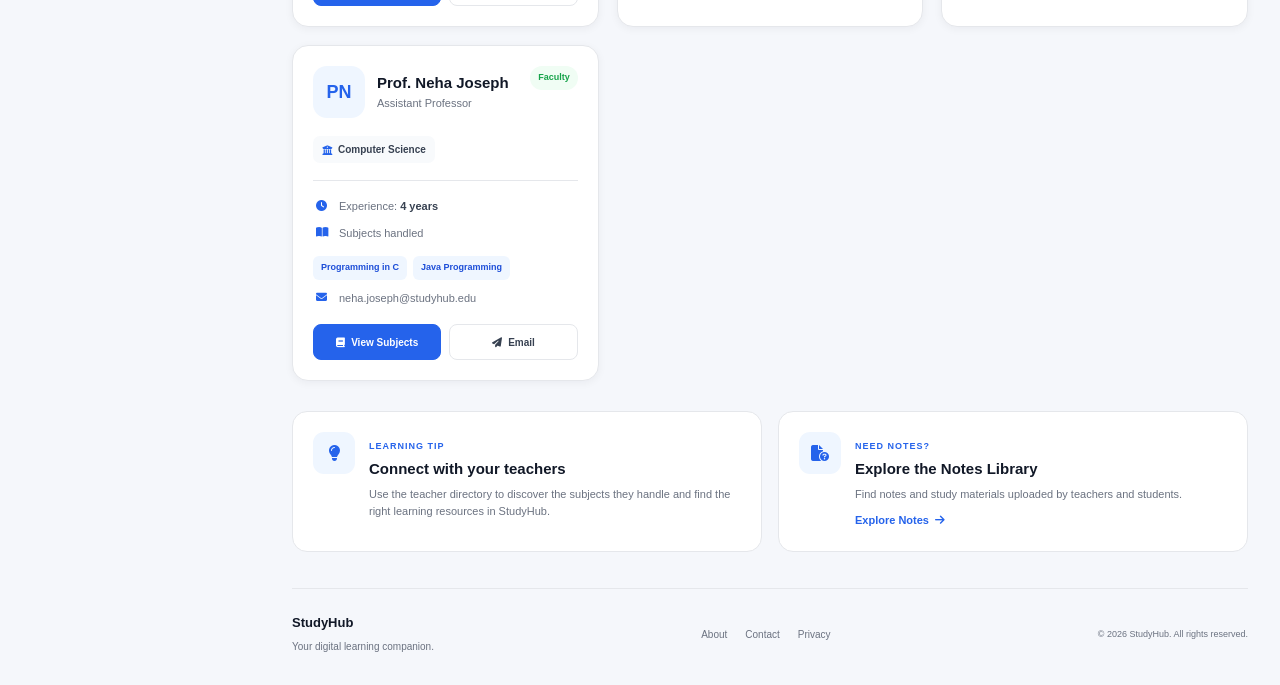
<file: StudyHub2k26/teachers.html>
<!DOCTYPE html>
<html lang="en">
<head>
    <meta charset="UTF-8">
    <meta name="viewport" content="width=device-width, initial-scale=1.0">

    <title>Teachers | StudyHub</title>

    <!-- Font Awesome -->
    <link
        rel="stylesheet"
        href="https://cdnjs.cloudflare.com/ajax/libs/font-awesome/6.6.0/css/all.min.css"
    >

    <!-- Teachers CSS -->
    <link rel="stylesheet" href="css/teachers.css">
</head>

<body>

    <div class="app-layout">

        <!-- ================= SIDEBAR ================= -->
        <aside class="sidebar">

            <div class="sidebar-brand">
                <div class="brand-icon">
                    <i class="fa-solid fa-graduation-cap"></i>
                </div>

                <div class="brand-text">
                    <h2>StudyHub</h2>
                    <span>Student Learning Portal</span>
                </div>
            </div>


            <nav class="sidebar-nav">

                <p class="nav-label">Workspace</p>

                <a href="dashboard.html" class="nav-link">
                    <i class="fa-solid fa-house"></i>
                    <span>Dashboard</span>
                </a>

                <a href="subjects.html" class="nav-link">
                    <i class="fa-solid fa-book-open"></i>
                    <span>Subjects</span>
                </a>

                <a href="teachers.html" class="nav-link active">
                    <i class="fa-solid fa-chalkboard-user"></i>
                    <span>Teachers</span>
                </a>

                <a href="notes.html" class="nav-link">
                    <i class="fa-solid fa-file-lines"></i>
                    <span>Notes Library</span>
                </a>

                <a href="upload.html" class="nav-link">
                    <i class="fa-solid fa-cloud-arrow-up"></i>
                    <span>Upload Notes</span>
                </a>


                <p class="nav-label">Account</p>

                <a href="profile.html" class="nav-link">
                    <i class="fa-solid fa-user"></i>
                    <span>Profile</span>
                </a>

                <a href="about.html" class="nav-link">
                    <i class="fa-solid fa-circle-info"></i>
                    <span>About StudyHub</span>
                </a>

                <a href="contact.html" class="nav-link">
                    <i class="fa-solid fa-envelope"></i>
                    <span>Contact</span>
                </a>

            </nav>


            <div class="sidebar-bottom">

                <div class="sidebar-help">
                    <div class="help-icon">
                        <i class="fa-solid fa-headset"></i>
                    </div>

                    <div>
                        <strong>Need Help?</strong>
                        <span>Contact StudyHub</span>
                    </div>
                </div>

                <button class="logout-btn" onclick="logoutUser()">
                    <i class="fa-solid fa-right-from-bracket"></i>
                    <span>Logout</span>
                </button>

            </div>

        </aside>


        <!-- ================= MAIN CONTENT ================= -->
        <main class="main-content">

            <!-- TOP BAR -->
            <header class="topbar">

                <div class="mobile-menu-btn" id="mobileMenuBtn">
                    <i class="fa-solid fa-bars"></i>
                </div>

                <div class="topbar-title">
                    <span>StudyHub</span>
                    <h1>Teachers</h1>
                </div>


                <div class="topbar-actions">

                    <button class="icon-btn" title="Notifications">
                        <i class="fa-regular fa-bell"></i>
                        <span class="notification-dot"></span>
                    </button>

                    <div class="user-mini">

                        <div class="user-avatar" id="userAvatar">
                            U
                        </div>

                        <div class="user-info">
                            <strong id="username">Student</strong>
                            <span>Student</span>
                        </div>

                    </div>

                </div>

            </header>


            <!-- ================= HERO ================= -->
            <section class="teachers-hero">

                <div class="hero-content">

                    <div class="hero-icon">
                        <i class="fa-solid fa-chalkboard-user"></i>
                    </div>

                    <div>
                        <span class="hero-label">MEET OUR FACULTY</span>

                        <h2>
                            Learn from experienced
                            <span>teachers</span>
                        </h2>

                        <p>
                            Explore faculty members, their departments,
                            subjects and areas of expertise.
                        </p>
                    </div>

                </div>


                <div class="hero-decoration">
                    <i class="fa-solid fa-graduation-cap"></i>
                </div>

            </section>


            <!-- ================= STATS ================= -->
            <section class="stats-grid">

                <div class="stat-card">

                    <div class="stat-icon blue">
                        <i class="fa-solid fa-chalkboard-user"></i>
                    </div>

                    <div>
                        <span>Total Teachers</span>
                        <strong id="totalTeachers">0</strong>
                    </div>

                </div>


                <div class="stat-card">

                    <div class="stat-icon purple">
                        <i class="fa-solid fa-building-columns"></i>
                    </div>

                    <div>
                        <span>Departments</span>
                        <strong id="totalDepartments">0</strong>
                    </div>

                </div>


                <div class="stat-card">

                    <div class="stat-icon green">
                        <i class="fa-solid fa-book-open"></i>
                    </div>

                    <div>
                        <span>Subjects Covered</span>
                        <strong id="totalSubjects">0</strong>
                    </div>

                </div>


                <div class="stat-card">

                    <div class="stat-icon orange">
                        <i class="fa-solid fa-award"></i>
                    </div>

                    <div>
                        <span>Experienced Faculty</span>
                        <strong id="experiencedTeachers">0</strong>
                    </div>

                </div>

            </section>


            <!-- ================= SEARCH / FILTER ================= -->
            <section class="filter-section">

                <div class="section-heading">

                    <div>
                        <span class="section-label">FACULTY DIRECTORY</span>
                        <h2>Find your teacher</h2>
                    </div>

                    <span class="result-count" id="resultCount">
                        0 teachers
                    </span>

                </div>


                <div class="filter-bar">

                    <div class="search-box">

                        <i class="fa-solid fa-magnifying-glass"></i>

                        <input
                            type="text"
                            id="teacherSearch"
                            placeholder="Search by teacher, subject or department..."
                        >

                    </div>


                    <div class="select-wrapper">

                        <i class="fa-solid fa-building"></i>

                        <select id="departmentFilter">

                            <option value="all">
                                All Departments
                            </option>

                        </select>

                    </div>


                    <button
                        class="reset-btn"
                        id="resetFilters"
                        title="Reset filters"
                    >
                        <i class="fa-solid fa-rotate-right"></i>
                        Reset
                    </button>

                </div>

            </section>


            <!-- ================= TEACHERS ================= -->
            <section class="teachers-section">

                <div
                    class="teachers-grid"
                    id="teachersGrid"
                >
                    <!-- Teachers loaded by JavaScript -->
                </div>


                <!-- Empty State -->
                <div
                    class="empty-state"
                    id="emptyState"
                    style="display: none;"
                >

                    <div class="empty-icon">
                        <i class="fa-solid fa-user-slash"></i>
                    </div>

                    <h3>No teachers found</h3>

                    <p>
                        Try changing your search or department filter.
                    </p>

                    <button
                        class="empty-reset"
                        onclick="resetTeacherFilters()"
                    >
                        Reset Filters
                    </button>

                </div>

            </section>


            <!-- ================= INFO SECTION ================= -->
            <section class="faculty-info">

                <div class="info-card">

                    <div class="info-icon">
                        <i class="fa-solid fa-lightbulb"></i>
                    </div>

                    <div>

                        <span class="info-label">
                            LEARNING TIP
                        </span>

                        <h3>
                            Connect with your teachers
                        </h3>

                        <p>
                            Use the teacher directory to discover the
                            subjects they handle and find the right
                            learning resources in StudyHub.
                        </p>

                    </div>

                </div>


                <div class="info-card">

                    <div class="info-icon">
                        <i class="fa-solid fa-file-circle-question"></i>
                    </div>

                    <div>

                        <span class="info-label">
                            NEED NOTES?
                        </span>

                        <h3>
                            Explore the Notes Library
                        </h3>

                        <p>
                            Find notes and study materials uploaded
                            by teachers and students.
                        </p>

                        <a href="notes.html" class="info-link">
                            Explore Notes
                            <i class="fa-solid fa-arrow-right"></i>
                        </a>

                    </div>

                </div>

            </section>


            <!-- ================= FOOTER ================= -->
            <footer class="footer">

                <div>
                    <strong>StudyHub</strong>
                    <span>
                        Your digital learning companion.
                    </span>
                </div>

                <div class="footer-links">

                    <a href="about.html">About</a>
                    <a href="contact.html">Contact</a>
                    <a href="privacy.html">Privacy</a>

                </div>

                <p>
                    © 2026 StudyHub. All rights reserved.
                </p>

            </footer>

        </main>

    </div>


    <!-- Teachers JavaScript -->
    <script src="js/teachers.js"></script>

</body>
</html>
</file>
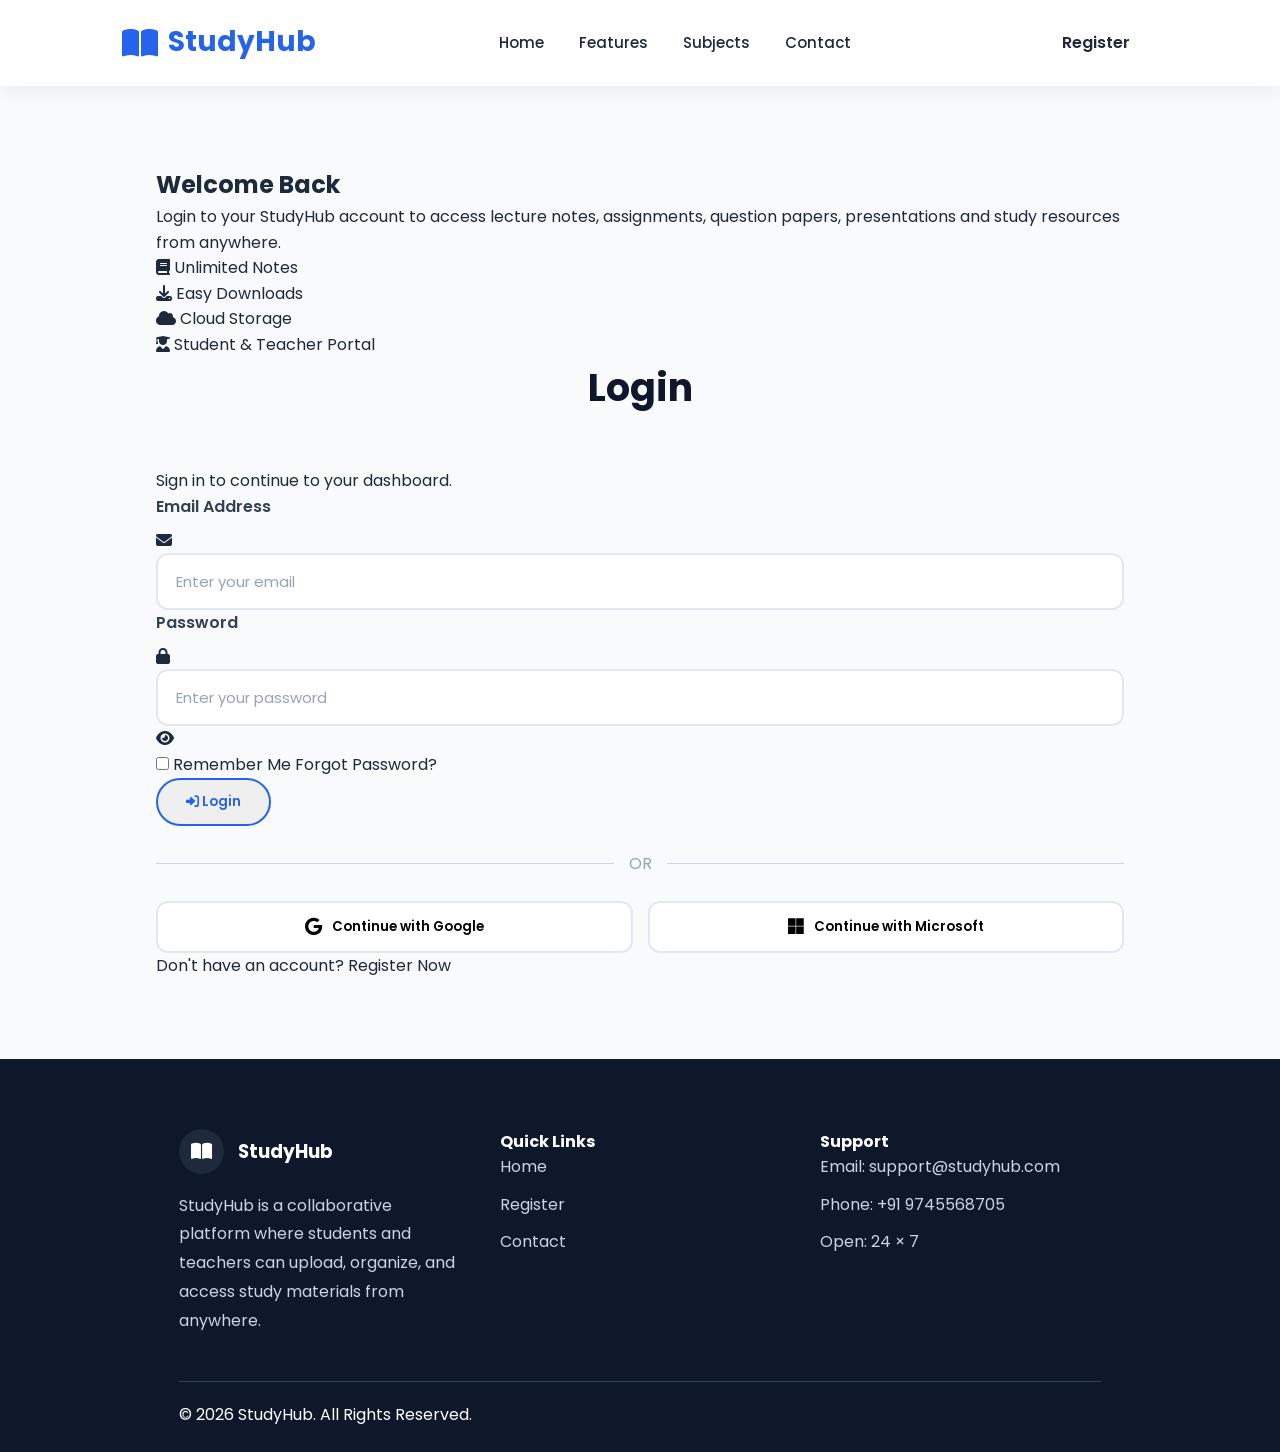
<file: StudyHub2k26/upload.html>
<!DOCTYPE html>
<html lang="en">
<head>
    <meta charset="UTF-8">
    <meta name="viewport" content="width=device-width, initial-scale=1.0">
    <meta name="description" content="StudyHub Upload Notes - Share educational resources with students.">
    <title>StudyHub | Upload Notes</title>

    <link rel="preconnect" href="https://fonts.googleapis.com">
    <link rel="preconnect" href="https://fonts.gstatic.com" crossorigin>
    <link href="https://fonts.googleapis.com/css2?family=Inter:wght@400;500;600;700;800&display=swap" rel="stylesheet">
    <link rel="stylesheet" href="https://cdnjs.cloudflare.com/ajax/libs/font-awesome/6.6.0/css/all.min.css">
    <link rel="stylesheet" href="css/upload.css">
</head>
<body>

<aside class="sidebar" id="sidebar">
    <div class="sidebar-brand">
        <a href="dashboard.html" class="brand-link">
            <span class="brand-icon"><i class="fa-solid fa-book-open"></i></span>
            <span>
                <strong>StudyHub</strong>
                <small>Learning made simple</small>
            </span>
        </a>
    </div>

    <nav class="sidebar-nav" aria-label="Main navigation">
        <div class="nav-group">
            <p class="nav-label">MAIN MENU</p>
            <a href="dashboard.html" class="nav-link">
                <i class="fa-solid fa-grid-2"></i><span>Dashboard</span>
            </a>
            <a href="upload.html" class="nav-link active">
                <i class="fa-solid fa-cloud-arrow-up"></i><span>Upload Notes</span>
            </a>
            <a href="notes.html" class="nav-link">
                <i class="fa-solid fa-book-open-reader"></i><span>Browse Notes</span>
            </a>
            <a href="profile.html" class="nav-link">
                <i class="fa-solid fa-user"></i><span>Profile</span>
            </a>
            <a href="contact.html" class="nav-link">
                <i class="fa-solid fa-headset"></i><span>Contact &amp; Help</span>
            </a>
        </div>
    </nav>

    <div class="sidebar-bottom">
        <div class="sidebar-help">
            <div class="help-icon"><i class="fa-solid fa-circle-question"></i></div>
            <div>
                <strong>Need help?</strong>
                <span>We're here for you.</span>
            </div>
        </div>
        <a href="login.html" class="logout-link" onclick="logoutUser(); return false;">
            <i class="fa-solid fa-right-from-bracket"></i><span>Logout</span>
        </a>
    </div>
</aside>

<main class="page-shell">
    <header class="topbar">
        <div class="mobile-brand">
            <span class="mobile-brand-icon"><i class="fa-solid fa-book-open"></i></span>
            <strong>StudyHub</strong>
        </div>

        <div class="topbar-heading">
            <span class="eyebrow"><i class="fa-solid fa-cloud-arrow-up"></i> Resource sharing</span>
            <h1>Upload Notes</h1>
            <p>Share useful study materials with your classmates and help everyone learn better.</p>
        </div>

        <div class="profile-chip">
            <div class="profile-avatar"><i class="fa-solid fa-user"></i></div>
            <div class="profile-copy">
                <span class="profile-label">Signed in as</span>
                <strong id="username">Teacher</strong>
            </div>
            <i class="fa-solid fa-chevron-down profile-chevron"></i>
        </div>
    </header>

    <section class="upload-hero">
        <div class="hero-copy">
            <span class="hero-badge"><i class="fa-solid fa-sparkles"></i> Share knowledge</span>
            <h2>Turn your notes into a resource <span>everyone can use.</span></h2>
            <p>Upload well-organized notes, presentations, and documents. Add the right subject, department, and semester so students can find them quickly.</p>
            <div class="hero-points">
                <span><i class="fa-solid fa-circle-check"></i> Easy to find</span>
                <span><i class="fa-solid fa-circle-check"></i> Student friendly</span>
                <span><i class="fa-solid fa-circle-check"></i> Up to 20 MB</span>
            </div>
        </div>
        <div class="hero-visual" aria-hidden="true">
            <div class="hero-document"><i class="fa-solid fa-file-arrow-up"></i><span>UPLOAD</span></div>
            <span class="floating-icon icon-one"><i class="fa-solid fa-file-pdf"></i></span>
            <span class="floating-icon icon-two"><i class="fa-solid fa-file-powerpoint"></i></span>
            <span class="floating-icon icon-three"><i class="fa-solid fa-file-word"></i></span>
        </div>
    </section>

    <section class="content-grid">
        <div class="form-card">
            <div class="card-heading">
                <div>
                    <span class="section-kicker">NEW RESOURCE</span>
                    <h2>Upload a study note</h2>
                    <p>Complete the details below before selecting your file.</p>
                </div>
                <span class="heading-icon"><i class="fa-solid fa-pen-to-square"></i></span>
            </div>

            <form id="uploadForm" class="upload-form">
                <div class="form-grid">
                    <div class="input-group full-width">
                        <label for="title">Note title <span>*</span></label>
                        <div class="input-wrap">
                            <i class="fa-solid fa-heading"></i>
                            <input type="text" id="title" placeholder="Example: Java Unit 1 Notes" required>
                        </div>
                    </div>

                    <div class="input-group">
                        <label for="subject">Subject <span>*</span></label>
                        <div class="input-wrap">
                            <i class="fa-solid fa-book"></i>
                            <input type="text" id="subject" placeholder="Example: Java Programming" required>
                        </div>
                    </div>

                    <div class="input-group">
                        <label for="department">Department <span>*</span></label>
                        <div class="input-wrap select-wrap">
                            <i class="fa-solid fa-building-columns"></i>
                            <select id="department" required>
                                <option value="">Select department</option>
                                <option>CSE</option>
                                <option>ISE</option>
                                <option>AIML</option>
                                <option>ECE</option>
                                <option>EEE</option>
                                <option>Mechanical</option>
                                <option>Civil</option>
                            </select>
                        </div>
                    </div>

                    <div class="input-group">
                        <label for="semester">Semester <span>*</span></label>
                        <div class="input-wrap select-wrap">
                            <i class="fa-solid fa-layer-group"></i>
                            <select id="semester" required>
                                <option value="">Choose semester</option>
                                <option>1</option><option>2</option><option>3</option><option>4</option>
                                <option>5</option><option>6</option><option>7</option><option>8</option>
                            </select>
                        </div>
                    </div>

                    <div class="input-group full-width">
                        <label for="description">Description <span>*</span></label>
                        <div class="input-wrap textarea-wrap">
                            <i class="fa-solid fa-align-left"></i>
                            <textarea id="description" rows="5" placeholder="Write a short description of what students will find in these notes..." required></textarea>
                        </div>
                    </div>
                </div>

                <div class="file-section">
                    <div class="file-heading">
                        <div>
                            <label for="noteFile">Study material <span>*</span></label>
                            <p>PDF, DOC, DOCX, PPT or PPTX · Maximum 20 MB</p>
                        </div>
                        <i class="fa-solid fa-paperclip"></i>
                    </div>

                    <div class="file-picker">
                        <input type="file" id="noteFile" accept=".pdf,.doc,.docx,.ppt,.pptx" required>
                        <label for="noteFile" class="file-picker-label">
                            <span class="upload-cloud"><i class="fa-solid fa-cloud-arrow-up"></i></span>
                            <strong>Choose a file</strong>
                            <span>or drag and drop it here</span>
                            <small>Supported: PDF, DOC, DOCX, PPT, PPTX</small>
                        </label>
                    </div>

                    <div id="dropArea" class="drag-area">
                        <i class="fa-solid fa-arrows-up-down-left-right"></i>
                        <span>Drop your file here</span>
                    </div>

                    <div id="filePreview" class="file-preview" aria-live="polite"></div>

                    <div class="progress-wrap">
                        <div class="progress-label">
                            <span>Upload progress</span><strong id="progressText">0%</strong>
                        </div>
                        <progress id="uploadProgress" max="100" value="0">0%</progress>
                    </div>
                </div>

                <div class="form-actions">
                    <button type="submit" class="btn btn-primary">
                        <i class="fa-solid fa-cloud-arrow-up"></i> Upload Note
                    </button>
                    <button type="button" class="btn btn-secondary" onclick="clearUploadForm()">
                        <i class="fa-solid fa-rotate-left"></i> Clear
                    </button>
                    <button type="button" class="btn btn-ghost-danger" onclick="cancelUpload()">
                        Cancel
                    </button>
                </div>
            </form>
        </div>

        <aside class="side-column">
            <div class="info-card quality-card">
                <div class="info-card-icon"><i class="fa-solid fa-medal"></i></div>
                <span class="section-kicker">BEST PRACTICE</span>
                <h3>Make your upload useful</h3>
                <p>A clear title and accurate category help students discover the right material faster.</p>
                <ul class="check-list">
                    <li><i class="fa-solid fa-circle-check"></i> Use a descriptive title</li>
                    <li><i class="fa-solid fa-circle-check"></i> Select the correct semester</li>
                    <li><i class="fa-solid fa-circle-check"></i> Keep the description short</li>
                    <li><i class="fa-solid fa-circle-check"></i> Prefer PDF when possible</li>
                </ul>
            </div>

            <div class="info-card format-card">
                <div class="format-card-top">
                    <span class="section-kicker">SUPPORTED FILES</span>
                    <i class="fa-solid fa-file-circle-check"></i>
                </div>
                <div class="format-list">
                    <span><i class="fa-solid fa-file-pdf"></i> PDF</span>
                    <span><i class="fa-solid fa-file-word"></i> DOC / DOCX</span>
                    <span><i class="fa-solid fa-file-powerpoint"></i> PPT / PPTX</span>
                </div>
                <div class="size-note"><i class="fa-solid fa-shield-halved"></i> Maximum file size: <strong>20 MB</strong></div>
            </div>
        </aside>
    </section>

    <section class="recent-section">
        <div class="section-heading-row">
            <div>
                <span class="section-kicker">YOUR ACTIVITY</span>
                <h2>Recent uploads</h2>
                <p>Keep track of the resources you have shared.</p>
            </div>
            <a href="notes.html" class="text-link">Browse all notes <i class="fa-solid fa-arrow-right"></i></a>
        </div>

        <div class="table-card">
            <div class="table-scroll">
                <table>
                    <thead>
                        <tr>
                            <th>Note</th>
                            <th>Subject</th>
                            <th>Department</th>
                            <th>Semester</th>
                            <th>Status</th>
                        </tr>
                    </thead>
                    <tbody id="recentUploads">
                        <tr>
                            <td colspan="5">
                                <div class="empty-state">
                                    <span><i class="fa-solid fa-inbox"></i></span>
                                    <strong>No uploads available</strong>
                                    <p>Your uploaded notes will appear here.</p>
                                </div>
                            </td>
                        </tr>
                    </tbody>
                </table>
            </div>
        </div>
    </section>

    <section class="tips-section">
        <div class="section-heading-row">
            <div>
                <span class="section-kicker">QUICK TIPS</span>
                <h2>Upload better resources</h2>
            </div>
        </div>

        <div class="tips-grid">
            <article class="tip-card">
                <span class="tip-icon blue"><i class="fa-solid fa-file-pdf"></i></span>
                <div><h3>PDF preferred</h3><p>PDF files preserve formatting across different devices.</p></div>
            </article>
            <article class="tip-card">
                <span class="tip-icon purple"><i class="fa-solid fa-tags"></i></span>
                <div><h3>Use clear titles</h3><p>Descriptive titles make notes easier to search and identify.</p></div>
            </article>
            <article class="tip-card">
                <span class="tip-icon green"><i class="fa-solid fa-folder-tree"></i></span>
                <div><h3>Stay organized</h3><p>Correct subjects, departments, and semesters keep the library useful.</p></div>
            </article>
        </div>
    </section>

    <footer class="page-footer">
        <div class="footer-main">
            <div class="footer-brand">
                <div class="footer-logo"><i class="fa-solid fa-book-open"></i></div>
                <div><strong>StudyHub</strong><span>Learn. Share. Grow.</span></div>
            </div>
            <div class="footer-links">
                <a href="dashboard.html">Dashboard</a>
                <a href="notes.html">Browse Notes</a>
                <a href="profile.html">Profile</a>
                <a href="contact.html">Contact</a>
            </div>
        </div>
        <div class="footer-bottom">
            <span>© 2026 StudyHub. All Rights Reserved.</span>
            <span>Built for students and teachers.</span>
        </div>
    </footer>
</main>

<script src="js/storage.js"></script>
<script src="js/auth.js"></script>
<script src="js/upload.js"></script>
</body>
</html>
</file>
<file: StudyHub2k26/css/style.css>
/* =====================================================
   STUDYHUB - GLOBAL NOTES LIBRARY
   MASTER STYLESHEET
   Part 1
===================================================== */

/* =========================
   GOOGLE FONT
========================= */
@import url('https://fonts.googleapis.com/css2?family=Poppins:wght@300;400;500;600;700;800&display=swap');

/* =========================
   RESET
========================= */

*{
    margin:0;
    padding:0;
    box-sizing:border-box;
}

html{
    scroll-behavior:smooth;
}

body{
    font-family:'Poppins',sans-serif;
    background:#f8fafc;
    color:#1e293b;
    line-height:1.6;
    overflow-x:hidden;
}

img{
    max-width:100%;
    display:block;
}

a{
    text-decoration:none;
    color:inherit;
}

ul{
    list-style:none;
}

button{
    cursor:pointer;
    border:none;
    outline:none;
    font-family:inherit;
}

input{
    outline:none;
    font-family:inherit;
}

/* =========================
   ROOT VARIABLES
========================= */

:root{

--primary:#2563eb;
--primary-dark:#1d4ed8;

--secondary:#38bdf8;

--accent:#f59e0b;

--success:#10b981;

--danger:#ef4444;

--dark:#0f172a;

--dark2:#1e293b;

--light:#ffffff;

--background:#f8fafc;

--gray:#94a3b8;

--border:#e2e8f0;

--shadow:0 8px 25px rgba(0,0,0,.08);

--radius:15px;

--transition:.35s ease;

}

/* =========================
   SCROLLBAR
========================= */

::-webkit-scrollbar{
width:10px;
}

::-webkit-scrollbar-track{
background:#edf2f7;
}

::-webkit-scrollbar-thumb{
background:#2563eb;
border-radius:20px;
}

::-webkit-scrollbar-thumb:hover{
background:#1d4ed8;
}

/* =========================
   COMMON CONTAINER
========================= */

.container{

width:90%;

max-width:1250px;

margin:auto;

}

/* =========================
   NAVBAR
========================= */

header{

position:sticky;

top:0;

z-index:999;

background:white;

box-shadow:0 2px 20px rgba(0,0,0,.08);

}

.navbar{

width:90%;

max-width:1250px;

margin:auto;

display:flex;

align-items:center;

justify-content:space-between;

padding:18px 0;

}

.logo{

display:flex;

align-items:center;

gap:10px;

font-size:28px;

font-weight:700;

color:var(--primary);

}

.logo i{

font-size:32px;

}

/* Navigation */

.nav-links{

display:flex;

gap:35px;

}

.nav-links a{

font-size:15px;

font-weight:500;

transition:.3s;

position:relative;

}

.nav-links a:hover{

color:var(--primary);

}

.nav-links a::after{

content:"";

position:absolute;

left:0;

bottom:-8px;

width:0;

height:3px;

background:var(--primary);

transition:.3s;

}

.nav-links a:hover::after{

width:100%;

}

/* Buttons */

.nav-buttons{

display:flex;

gap:15px;

}

.btn{

padding:12px 28px;

border-radius:50px;

font-weight:600;

transition:.3s;

}

.login-btn{

border:2px solid var(--primary);

color:var(--primary);

}

.login-btn:hover{

background:var(--primary);

color:white;

}

.signup-btn{

background:var(--primary);

color:white;

}

.signup-btn:hover{

background:var(--primary-dark);

transform:translateY(-3px);

}

/* =========================
   HERO
========================= */

.hero{

width:90%;

max-width:1250px;

margin:70px auto;

display:grid;

grid-template-columns:1fr 1fr;

align-items:center;

gap:70px;

}

.hero-content h1{

font-size:60px;

font-weight:800;

line-height:1.2;

margin-bottom:25px;

}

.hero-content span{

color:var(--primary);

}

.hero-content p{

font-size:18px;

color:#64748b;

margin-bottom:40px;

max-width:550px;

}

.hero-buttons{

display:flex;

gap:20px;

}

.primary-btn{

background:var(--primary);

padding:15px 35px;

border-radius:50px;

color:white;

font-weight:600;

transition:.3s;

box-shadow:var(--shadow);

}

.primary-btn:hover{

transform:translateY(-4px);

background:var(--primary-dark);

}

.secondary-btn{

padding:15px 35px;

border-radius:50px;

background:white;

color:var(--primary);

border:2px solid var(--primary);

font-weight:600;

transition:.3s;

}

.secondary-btn:hover{

background:var(--primary);

color:white;

}

.hero-image{

display:flex;

justify-content:center;

}

.hero-image img{

width:100%;

max-width:520px;

animation:float 5s ease infinite;

}

/* Floating Animation */

@keyframes float{

0%{

transform:translateY(0);

}

50%{

transform:translateY(-15px);

}

100%{

transform:translateY(0);

}

}

/* =========================
   SEARCH SECTION
========================= */

.search-section{

padding:70px 0;

text-align:center;

background:white;

}

.search-section h2{

font-size:36px;

margin-bottom:30px;

}

.search-box{

width:90%;

max-width:750px;

margin:auto;

display:flex;

box-shadow:var(--shadow);

border-radius:50px;

overflow:hidden;

background:white;

}

.search-box input{

flex:1;

padding:18px 25px;

font-size:17px;

border:none;

}

.search-box button{

width:75px;

background:var(--primary);

color:white;

font-size:20px;

transition:.3s;

}

.search-box button:hover{

background:var(--primary-dark);

}

/* =========================
   SECTION TITLE
========================= */

section{

padding:80px 8%;

}

section h2{

text-align:center;

font-size:38px;

margin-bottom:50px;

color:var(--dark);

}

/* =========================
   COMMON CARD
========================= */

.card{

background:white;

border-radius:var(--radius);

box-shadow:var(--shadow);

transition:var(--transition);

}

.card:hover{

transform:translateY(-8px);

}

/* =========================
   UTILITIES
========================= */

.text-center{
text-align:center;
}

.mt-1{margin-top:10px;}
.mt-2{margin-top:20px;}
.mt-3{margin-top:30px;}
.mt-4{margin-top:40px;}

.mb-1{margin-bottom:10px;}
.mb-2{margin-bottom:20px;}
.mb-3{margin-bottom:30px;}
.mb-4{margin-bottom:40px;}

.hidden{
display:none;
}

.flex{
display:flex;
}

.grid{
display:grid;
}

.rounded{
border-radius:var(--radius);
}

.shadow{
box-shadow:var(--shadow);
}
/* =====================================================
   STUDYHUB - MASTER STYLESHEET
   Part 2
===================================================== */


/* =========================
   SUBJECTS SECTION
========================= */

.subjects{
    background:#f8fafc;
}

.subject-grid{

    display:grid;

    grid-template-columns:repeat(auto-fit,minmax(250px,1fr));

    gap:30px;

}

.subject-card{

    background:white;

    padding:40px 25px;

    border-radius:20px;

    text-align:center;

    box-shadow:0 10px 25px rgba(0,0,0,.08);

    transition:.35s;

    cursor:pointer;

    position:relative;

    overflow:hidden;

}

.subject-card::before{

    content:"";

    position:absolute;

    width:100%;

    height:6px;

    left:0;

    top:0;

    background:#2563eb;

}

.subject-card:hover{

    transform:translateY(-12px);

    box-shadow:0 20px 40px rgba(0,0,0,.15);

}

.subject-card i{

    font-size:55px;

    color:#2563eb;

    margin-bottom:20px;

}

.subject-card h3{

    font-size:22px;

    font-weight:600;

}



/* =========================
   NOTES SECTION
========================= */

.notes{

    background:white;

}

.notes-grid{

    display:grid;

    grid-template-columns:repeat(auto-fit,minmax(320px,1fr));

    gap:30px;

}

.note-card{

    background:white;

    border-radius:18px;

    padding:30px;

    box-shadow:0 10px 25px rgba(0,0,0,.08);

    transition:.35s;

    border-top:5px solid #2563eb;

}

.note-card:hover{

    transform:translateY(-10px);

    box-shadow:0 20px 35px rgba(0,0,0,.15);

}

.note-card h3{

    font-size:24px;

    margin-bottom:15px;

    color:#1e293b;

}

.note-card p{

    color:#64748b;

    margin-bottom:12px;

    font-size:15px;

}

.note-card button{

    margin-top:15px;

    width:100%;

    padding:14px;

    border-radius:50px;

    background:#2563eb;

    color:white;

    font-size:15px;

    font-weight:600;

    transition:.35s;

}

.note-card button:hover{

    background:#1d4ed8;

}



/* =========================
   FEATURES SECTION
========================= */

.features{

    background:#f1f5f9;

}

.feature-grid{

    display:grid;

    grid-template-columns:repeat(auto-fit,minmax(260px,1fr));

    gap:35px;

}

.feature{

    background:white;

    padding:35px;

    border-radius:20px;

    text-align:center;

    transition:.35s;

    box-shadow:0 8px 20px rgba(0,0,0,.08);

}

.feature:hover{

    transform:translateY(-10px);

}

.feature i{

    width:90px;

    height:90px;

    line-height:90px;

    border-radius:50%;

    background:#2563eb;

    color:white;

    font-size:35px;

    margin-bottom:25px;

}

.feature h3{

    margin-bottom:15px;

    font-size:24px;

}

.feature p{

    color:#64748b;

    font-size:15px;

}



/* =========================
   STATS SECTION
========================= */

.stats{

    display:grid;

    grid-template-columns:repeat(auto-fit,minmax(220px,1fr));

    gap:30px;

    background:#2563eb;

    color:white;

    text-align:center;

}

.stat{

    padding:40px 20px;

}

.stat h2{

    color:white;

    font-size:55px;

    margin-bottom:10px;

    font-weight:700;

}

.stat p{

    font-size:20px;

    letter-spacing:1px;

}



/* =========================
   TESTIMONIALS
========================= */

.testimonials{

    background:#ffffff;

}

.testimonial{

    max-width:900px;

    margin:30px auto;

    padding:40px;

    border-radius:20px;

    background:#f8fafc;

    box-shadow:0 10px 20px rgba(0,0,0,.08);

    text-align:center;

    transition:.35s;

}

.testimonial:hover{

    transform:translateY(-8px);

}

.testimonial p{

    font-size:19px;

    color:#475569;

    line-height:1.8;

    font-style:italic;

}

.testimonial h4{

    margin-top:25px;

    color:#2563eb;

    font-size:20px;

}



/* =========================
   FOOTER
========================= */

footer{

    background:#0f172a;

    color:white;

    padding:70px 10% 25px;

}

.footer-content{

    display:grid;

    grid-template-columns:repeat(auto-fit,minmax(220px,1fr));

    gap:40px;

}

.footer-content h2{

    color:white;

    margin-bottom:20px;

}

.footer-content h3{

    margin-bottom:18px;

}

.footer-content p{

    color:#cbd5e1;

    line-height:1.8;

}

.footer-content ul{

    display:flex;

    flex-direction:column;

    gap:12px;

}

.footer-content ul li{

    color:#cbd5e1;

    cursor:pointer;

    transition:.3s;

}

.footer-content ul li:hover{

    color:white;

    padding-left:8px;

}

.footer-content i{

    width:45px;

    height:45px;

    line-height:45px;

    text-align:center;

    border-radius:50%;

    background:#1e293b;

    margin-right:10px;

    cursor:pointer;

    transition:.3s;

}

.footer-content i:hover{

    background:#2563eb;

    transform:translateY(-5px);

}

footer hr{

    border:none;

    height:1px;

    background:#334155;

    margin:45px 0 20px;

}

footer .copyright{

    text-align:center;

    color:#94a3b8;

}



/* =========================
   GLOBAL HOVER EFFECTS
========================= */

button:hover,
.btn:hover,
.primary-btn:hover,
.secondary-btn:hover{

    transition:.35s;

}

img{

    transition:.35s;

}

img:hover{

    transform:scale(1.02);

}



/* =========================
   SMOOTH FADE-IN ANIMATION
========================= */

@keyframes fadeUp{

    from{

        opacity:0;

        transform:translateY(40px);

    }

    to{

        opacity:1;

        transform:translateY(0);

    }

}

.hero,
.subject-card,
.note-card,
.feature,
.testimonial{

    animation:fadeUp .8s ease;

}



/* =========================
   SELECTION COLOR
========================= */

::selection{

    background:#2563eb;

    color:white;

}



/* =========================
   PLACEHOLDER COLOR
========================= */

input::placeholder{

    color:#94a3b8;

}
/* =====================================================
   STUDYHUB MASTER STYLESHEET
   PART 3A - AUTHENTICATION
===================================================== */

/* ==========================
   AUTH SECTION
========================== */

.auth-section{
    min-height:100vh;
    display:flex;
    align-items:center;
    justify-content:center;
    padding:60px 20px;
    background:linear-gradient(135deg,#2563eb,#38bdf8);
}

/* ==========================
   AUTH CONTAINER
========================== */

.auth-container{

    width:100%;
    max-width:1100px;

    display:grid;
    grid-template-columns:1fr 1fr;

    background:#fff;

    border-radius:25px;

    overflow:hidden;

    box-shadow:0 20px 50px rgba(0,0,0,.15);

}

/* ==========================
   LEFT SIDE
========================== */

.auth-left{

    background:linear-gradient(135deg,#2563eb,#1d4ed8);

    color:white;

    padding:70px 60px;

    display:flex;

    flex-direction:column;

    justify-content:center;

}

.auth-left h1{

    font-size:46px;

    margin-bottom:20px;

}

.auth-left p{

    font-size:17px;

    line-height:1.8;

    color:#dbeafe;

}

.auth-left img{

    width:100%;

    margin-top:40px;

}

/* ==========================
   RIGHT SIDE
========================== */

.auth-right{

    padding:60px;

}

.auth-right h2{

    text-align:center;

    margin-bottom:12px;

    color:#1e293b;

    font-size:34px;

}

.auth-right .subtitle{

    text-align:center;

    color:#64748b;

    margin-bottom:35px;

}

/* ==========================
   FORM
========================== */

.auth-form{

    display:flex;

    flex-direction:column;

    gap:20px;

}

/* ==========================
   INPUT GROUP
========================== */

.input-group{

    display:flex;

    flex-direction:column;

    gap:8px;

}

.input-group label{

    font-weight:600;

    color:#334155;

}

.input-group input,

.input-group select,

.input-group textarea{

    width:100%;

    padding:15px 18px;

    border:2px solid #e2e8f0;

    border-radius:12px;

    font-size:15px;

    transition:.3s;

}

.input-group input:focus,

.input-group select:focus,

.input-group textarea:focus{

    border-color:#2563eb;

    box-shadow:0 0 0 4px rgba(37,99,235,.15);

}

/* ==========================
   PASSWORD FIELD
========================== */

.password-box{

    position:relative;

}

.password-box input{

    padding-right:50px;

}

.password-box i{

    position:absolute;

    top:50%;

    right:18px;

    transform:translateY(-50%);

    cursor:pointer;

    color:#64748b;

}

/* ==========================
   REMEMBER ROW
========================== */

.form-options{

    display:flex;

    justify-content:space-between;

    align-items:center;

    font-size:14px;

}

.form-options label{

    display:flex;

    align-items:center;

    gap:8px;

}

.form-options a{

    color:#2563eb;

    font-weight:600;

}

.form-options a:hover{

    text-decoration:underline;

}

/* ==========================
   BUTTON
========================== */

.auth-btn{

    width:100%;

    padding:15px;

    border:none;

    border-radius:12px;

    background:#2563eb;

    color:white;

    font-size:16px;

    font-weight:600;

    transition:.3s;

}

.auth-btn:hover{

    background:#1d4ed8;

    transform:translateY(-2px);

}

/* ==========================
   DIVIDER
========================== */

.divider{

    display:flex;

    align-items:center;

    gap:15px;

    margin:25px 0;

    color:#94a3b8;

}

.divider::before,

.divider::after{

    content:"";

    flex:1;

    height:1px;

    background:#cbd5e1;

}

/* ==========================
   SOCIAL BUTTONS
========================== */

.social-login{

    display:grid;

    grid-template-columns:repeat(2,1fr);

    gap:15px;

}

.social-btn{

    display:flex;

    justify-content:center;

    align-items:center;

    gap:10px;

    padding:14px;

    border:2px solid #e2e8f0;

    border-radius:12px;

    background:white;

    transition:.3s;

    font-weight:600;

}

.social-btn:hover{

    border-color:#2563eb;

    background:#eff6ff;

}

.social-btn i{

    font-size:18px;

}

/* ==========================
   FOOTER TEXT
========================== */

.auth-footer{

    margin-top:30px;

    text-align:center;

    color:#64748b;

}

.auth-footer a{

    color:#2563eb;

    font-weight:600;

}

.auth-footer a:hover{

    text-decoration:underline;

}

/* ==========================
   ERROR
========================== */

.error{

    color:#ef4444;

    font-size:13px;

    margin-top:4px;

}

.input-error{

    border-color:#ef4444 !important;

}

/* ==========================
   SUCCESS
========================== */

.success{

    color:#10b981;

    font-size:13px;

}

/* ==========================
   LOADING BUTTON
========================== */

.auth-btn.loading{

    pointer-events:none;

    opacity:.8;

}

.auth-btn.loading::after{

    content:"";

    width:18px;

    height:18px;

    margin-left:10px;

    border:3px solid white;

    border-top-color:transparent;

    border-radius:50%;

    display:inline-block;

    animation:spin .8s linear infinite;

}

@keyframes spin{

    from{
        transform:rotate(0deg);
    }

    to{
        transform:rotate(360deg);
    }

}

/* ==========================
   CHECKBOX
========================== */

input[type="checkbox"]{

    accent-color:#2563eb;

}

/* ==========================
   AUTH CARD ANIMATION
========================== */

.auth-container{

    animation:fadeIn .8s ease;

}

@keyframes fadeIn{

    from{

        opacity:0;

        transform:translateY(40px);

    }

    to{

        opacity:1;

        transform:translateY(0);

    }

}

/* ==========================
   SMALL DEVICES
========================== */

@media(max-width:900px){

.auth-container{

grid-template-columns:1fr;

}

.auth-left{

display:none;

}

.auth-right{

padding:40px 30px;

}

}

@media(max-width:500px){

.auth-right{

padding:30px 20px;

}

.auth-right h2{

font-size:28px;

}

.social-login{

grid-template-columns:1fr;

}

.form-options{

flex-direction:column;

gap:12px;

align-items:flex-start;

}

}
/* =====================================================
   STUDYHUB MASTER STYLESHEET
   PART 3B-1 - DASHBOARD
===================================================== */

/* ==========================
   DASHBOARD LAYOUT
========================== */

.dashboard{
    display:grid;
    grid-template-columns:280px 1fr;
    min-height:100vh;
    background:#f8fafc;
}

/* ==========================
   SIDEBAR
========================== */

.sidebar{
    background:#0f172a;
    color:#fff;
    display:flex;
    flex-direction:column;
    padding:25px;
    position:sticky;
    top:0;
    height:100vh;
}

.sidebar-logo{
    display:flex;
    align-items:center;
    gap:12px;
    margin-bottom:40px;
}

.sidebar-logo i{
    font-size:34px;
    color:#38bdf8;
}

.sidebar-logo h2{
    font-size:28px;
    color:#fff;
}

.sidebar-menu{
    display:flex;
    flex-direction:column;
    gap:10px;
}

.sidebar-menu a{
    display:flex;
    align-items:center;
    gap:15px;
    padding:14px 18px;
    border-radius:12px;
    transition:.3s;
    color:#cbd5e1;
    font-weight:500;
}

.sidebar-menu a i{
    width:22px;
    text-align:center;
}

.sidebar-menu a:hover,
.sidebar-menu a.active{
    background:#2563eb;
    color:#fff;
}

.sidebar-bottom{
    margin-top:auto;
}

.sidebar-bottom a{
    display:flex;
    align-items:center;
    gap:12px;
    padding:14px 18px;
    border-radius:12px;
    color:#fca5a5;
    transition:.3s;
}

.sidebar-bottom a:hover{
    background:#ef4444;
    color:#fff;
}

/* ==========================
   MAIN CONTENT
========================== */

.dashboard-main{
    display:flex;
    flex-direction:column;
    padding:30px;
}

/* ==========================
   HEADER
========================== */

.dashboard-header{
    display:flex;
    justify-content:space-between;
    align-items:center;
    margin-bottom:35px;
    flex-wrap:wrap;
    gap:20px;
}

.dashboard-header h1{
    font-size:34px;
    color:#1e293b;
}

.dashboard-header p{
    color:#64748b;
    margin-top:5px;
}

/* Search */

.dashboard-search{
    display:flex;
    align-items:center;
    background:#fff;
    border-radius:50px;
    box-shadow:0 6px 18px rgba(0,0,0,.08);
    overflow:hidden;
}

.dashboard-search input{
    border:none;
    padding:14px 20px;
    width:280px;
}

.dashboard-search button{
    width:60px;
    height:50px;
    background:#2563eb;
    color:#fff;
}

/* ==========================
   PROFILE CHIP
========================== */

.profile-chip{
    display:flex;
    align-items:center;
    gap:15px;
    background:#fff;
    padding:10px 18px;
    border-radius:50px;
    box-shadow:0 6px 18px rgba(0,0,0,.08);
}

.profile-chip img{
    width:48px;
    height:48px;
    border-radius:50%;
    object-fit:cover;
}

.profile-chip h4{
    font-size:15px;
    margin-bottom:2px;
}

.profile-chip span{
    color:#64748b;
    font-size:13px;
}

/* ==========================
   STATS GRID
========================== */

.stats-grid{
    display:grid;
    grid-template-columns:repeat(auto-fit,minmax(240px,1fr));
    gap:25px;
    margin-bottom:35px;
}

.stat-card{
    background:#fff;
    border-radius:18px;
    padding:25px;
    box-shadow:0 8px 25px rgba(0,0,0,.08);
    transition:.35s;
    position:relative;
    overflow:hidden;
}

.stat-card:hover{
    transform:translateY(-8px);
}

.stat-card::before{
    content:"";
    position:absolute;
    left:0;
    top:0;
    width:6px;
    height:100%;
    background:#2563eb;
}

.stat-icon{
    width:70px;
    height:70px;
    border-radius:18px;
    background:#eff6ff;
    display:flex;
    align-items:center;
    justify-content:center;
    margin-bottom:20px;
}

.stat-icon i{
    color:#2563eb;
    font-size:30px;
}

.stat-card h2{
    font-size:34px;
    margin-bottom:5px;
    color:#1e293b;
}

.stat-card p{
    color:#64748b;
}

/* ==========================
   QUICK ACTIONS
========================== */

.quick-actions{
    margin-bottom:35px;
}

.quick-actions h2{
    margin-bottom:20px;
}

.action-grid{
    display:grid;
    grid-template-columns:repeat(auto-fit,minmax(180px,1fr));
    gap:20px;
}

.action-card{
    background:#fff;
    border-radius:16px;
    padding:30px;
    text-align:center;
    box-shadow:0 8px 25px rgba(0,0,0,.08);
    transition:.35s;
    cursor:pointer;
}

.action-card:hover{
    background:#2563eb;
    color:#fff;
    transform:translateY(-8px);
}

.action-card:hover i{
    color:#fff;
}

.action-card i{
    font-size:34px;
    color:#2563eb;
    margin-bottom:15px;
}

/* ==========================
   DASHBOARD GRID
========================== */

.dashboard-grid{
    display:grid;
    grid-template-columns:2fr 1fr;
    gap:25px;
}

/* ==========================
   PANEL
========================== */

.panel{
    background:#fff;
    border-radius:18px;
    padding:25px;
    box-shadow:0 8px 25px rgba(0,0,0,.08);
}

.panel h3{
    margin-bottom:20px;
    color:#1e293b;
}

/* ==========================
   RECENT NOTES
========================== */

.note-list{
    display:flex;
    flex-direction:column;
    gap:15px;
}

.note-item{
    display:flex;
    justify-content:space-between;
    align-items:center;
    padding:16px;
    border-radius:12px;
    background:#f8fafc;
    transition:.3s;
}

.note-item:hover{
    background:#eff6ff;
}

.note-info h4{
    margin-bottom:5px;
    font-size:16px;
}

.note-info span{
    font-size:13px;
    color:#64748b;
}

.download-btn{
    background:#2563eb;
    color:#fff;
    border:none;
    padding:10px 20px;
    border-radius:30px;
    transition:.3s;
}

.download-btn:hover{
    background:#1d4ed8;
}

/* ==========================
   ACTIVITY
========================== */

.activity-list{
    display:flex;
    flex-direction:column;
    gap:18px;
}

.activity-item{
    display:flex;
    gap:15px;
    align-items:flex-start;
}

.activity-icon{
    width:42px;
    height:42px;
    border-radius:50%;
    background:#eff6ff;
    display:flex;
    justify-content:center;
    align-items:center;
}

.activity-icon i{
    color:#2563eb;
}

.activity-text h4{
    font-size:15px;
    margin-bottom:3px;
}

.activity-text span{
    font-size:13px;
    color:#64748b;
}

/* ==========================
   USER CARD
========================== */

.user-widget{
    background:#2563eb;
    color:#fff;
    border-radius:20px;
    text-align:center;
    padding:35px 20px;
}

.user-widget img{
    width:90px;
    height:90px;
    border-radius:50%;
    border:4px solid rgba(255,255,255,.3);
    margin:auto;
    margin-bottom:15px;
}

.user-widget h3{
    color:#fff;
    margin-bottom:5px;
}

.user-widget p{
    color:#dbeafe;
    margin-bottom:20px;
}

.user-widget .profile-btn{
    display:inline-block;
    padding:12px 28px;
    background:#fff;
    color:#2563eb;
    border-radius:30px;
    font-weight:600;
    transition:.3s;
}

.user-widget .profile-btn:hover{
    background:#dbeafe;
}

/* ==========================
   RESPONSIVE
========================== */

@media(max-width:1100px){

.dashboard-grid{
    grid-template-columns:1fr;
}

}

@media(max-width:900px){

.dashboard{
    grid-template-columns:1fr;
}

.sidebar{
    position:relative;
    height:auto;
}

.dashboard-search input{
    width:180px;
}

}

@media(max-width:600px){

.dashboard-main{
    padding:20px;
}

.dashboard-header{
    flex-direction:column;
    align-items:flex-start;
}

.dashboard-search{
    width:100%;
}

.dashboard-search input{
    width:100%;
}

.profile-chip{
    width:100%;
}

.stats-grid{
    grid-template-columns:1fr;
}

.action-grid{
    grid-template-columns:1fr;
}

}
/* ============================================
   STUDYHUB CSS
   PART 3B-2 (MINIMAL)
============================================ */

/* ---------- Upload Page ---------- */

.upload-container{
    max-width:900px;
    margin:40px auto;
    background:#fff;
    padding:30px;
    border-radius:16px;
    box-shadow:0 10px 25px rgba(0,0,0,.08);
}

.upload-title{
    margin-bottom:25px;
}

.upload-form{
    display:flex;
    flex-direction:column;
    gap:20px;
}

.upload-form input,
.upload-form select,
.upload-form textarea{
    width:100%;
    padding:14px;
    border:1px solid #ddd;
    border-radius:10px;
    font-size:15px;
}

.upload-form textarea{
    resize:vertical;
    min-height:120px;
}

.upload-btn{
    padding:15px;
    background:#2563eb;
    color:#fff;
    border:none;
    border-radius:10px;
    font-size:16px;
    cursor:pointer;
}

.upload-btn:hover{
    background:#1d4ed8;
}

/* ---------- Drag Area ---------- */

.drag-area{
    border:2px dashed #2563eb;
    border-radius:15px;
    padding:40px;
    text-align:center;
    background:#eff6ff;
    cursor:pointer;
}

.drag-area i{
    font-size:45px;
    color:#2563eb;
    margin-bottom:15px;
}

/* ---------- Progress ---------- */

.progress{
    width:100%;
    height:10px;
    background:#ddd;
    border-radius:20px;
    overflow:hidden;
}

.progress-bar{
    width:40%;
    height:100%;
    background:#2563eb;
}

/* ---------- Table ---------- */

.table-container{
    overflow:auto;
    margin-top:30px;
}

table{
    width:100%;
    border-collapse:collapse;
}

table th{
    background:#2563eb;
    color:#fff;
    padding:14px;
}

table td{
    padding:14px;
    border-bottom:1px solid #eee;
}

table tr:hover{
    background:#f8fafc;
}

/* ---------- Badge ---------- */

.badge{
    display:inline-block;
    padding:5px 12px;
    border-radius:20px;
    font-size:12px;
    font-weight:600;
}

.badge-success{
    background:#dcfce7;
    color:#15803d;
}

.badge-warning{
    background:#fef3c7;
    color:#b45309;
}

.badge-danger{
    background:#fee2e2;
    color:#b91c1c;
}

/* ---------- Profile ---------- */

.profile-page{
    max-width:1000px;
    margin:auto;
    display:grid;
    grid-template-columns:280px 1fr;
    gap:25px;
    padding:30px;
}

.profile-card{
    background:#fff;
    border-radius:15px;
    text-align:center;
    padding:30px;
    box-shadow:0 8px 20px rgba(0,0,0,.08);
}

.profile-card img{
    width:120px;
    height:120px;
    border-radius:50%;
    margin-bottom:20px;
}

.profile-info{
    background:#fff;
    border-radius:15px;
    padding:30px;
    box-shadow:0 8px 20px rgba(0,0,0,.08);
}

.profile-info h3{
    margin-bottom:20px;
}

.profile-info p{
    margin:10px 0;
}

/* ---------- Settings ---------- */

.settings-card{
    background:#fff;
    margin-top:25px;
    padding:25px;
    border-radius:15px;
    box-shadow:0 8px 20px rgba(0,0,0,.08);
}

.settings-card label{
    display:block;
    margin-bottom:8px;
    font-weight:600;
}

.settings-card input,
.settings-card select{
    width:100%;
    padding:12px;
    border:1px solid #ddd;
    border-radius:10px;
    margin-bottom:20px;
}

/* ---------- Notifications ---------- */

.notification{
    display:flex;
    justify-content:space-between;
    align-items:center;
    padding:18px;
    margin-bottom:15px;
    background:#fff;
    border-left:5px solid #2563eb;
    border-radius:10px;
    box-shadow:0 5px 15px rgba(0,0,0,.08);
}

.notification.success{
    border-left-color:#10b981;
}

.notification.warning{
    border-left-color:#f59e0b;
}

.notification.error{
    border-left-color:#ef4444;
}

/* ---------- Analytics ---------- */

.analytics{
    display:grid;
    grid-template-columns:repeat(auto-fit,minmax(220px,1fr));
    gap:20px;
}

.analytics-card{
    background:#fff;
    padding:25px;
    border-radius:15px;
    box-shadow:0 8px 20px rgba(0,0,0,.08);
}

.analytics-card h2{
    color:#2563eb;
    margin-bottom:10px;
}

/* ---------- Tabs ---------- */

.tabs{
    display:flex;
    gap:15px;
    margin-bottom:20px;
}

.tab{
    padding:12px 25px;
    background:#fff;
    border-radius:30px;
    cursor:pointer;
    box-shadow:0 4px 12px rgba(0,0,0,.08);
}

.tab.active{
    background:#2563eb;
    color:#fff;
}

/* ---------- Modal ---------- */

.modal{
    display:none;
    position:fixed;
    inset:0;
    background:rgba(0,0,0,.5);
    justify-content:center;
    align-items:center;
}

.modal-content{
    background:#fff;
    padding:30px;
    width:90%;
    max-width:500px;
    border-radius:15px;
}

/* ---------- Empty State ---------- */

.empty-state{
    text-align:center;
    padding:60px 20px;
}

.empty-state i{
    font-size:60px;
    color:#94a3b8;
    margin-bottom:20px;
}

.empty-state h3{
    margin-bottom:10px;
}

/* ---------- Responsive ---------- */

@media(max-width:900px){

.profile-page{
    grid-template-columns:1fr;
}

}

@media(max-width:600px){

.upload-container,
.profile-info,
.profile-card{
    padding:20px;
}

.tabs{
    flex-wrap:wrap;
}

.analytics{
    grid-template-columns:1fr;
}

.notification{
    flex-direction:column;
    align-items:flex-start;
    gap:10px;
}

}
/* ==========================================
   STUDYHUB CSS - PART 4 (FINAL)
========================================== */

/* ========= DARK MODE ========= */

body.dark{
    background:#0f172a;
    color:#f1f5f9;
}

body.dark header,
body.dark .note-card,
body.dark .subject-card,
body.dark .feature,
body.dark .panel,
body.dark .stat-card,
body.dark .upload-container,
body.dark .profile-card,
body.dark .profile-info,
body.dark .settings-card,
body.dark .analytics-card,
body.dark footer{
    background:#1e293b;
    color:#f8fafc;
}

body.dark input,
body.dark textarea,
body.dark select{
    background:#334155;
    color:#fff;
    border-color:#475569;
}

body.dark .search-box{
    background:#1e293b;
}

body.dark .search-box input{
    background:transparent;
    color:#fff;
}

/* ========= TOAST ========= */

.toast{
    position:fixed;
    top:30px;
    right:30px;
    background:#2563eb;
    color:#fff;
    padding:15px 20px;
    border-radius:10px;
    box-shadow:0 10px 25px rgba(0,0,0,.2);
    opacity:0;
    transform:translateX(120%);
    transition:.4s;
    z-index:9999;
}

.toast.show{
    opacity:1;
    transform:translateX(0);
}

.toast.success{
    background:#10b981;
}

.toast.error{
    background:#ef4444;
}

.toast.warning{
    background:#f59e0b;
}

/* ========= LOADER ========= */

.loader{
    width:60px;
    height:60px;
    border:6px solid #ddd;
    border-top-color:#2563eb;
    border-radius:50%;
    animation:spinLoader 1s linear infinite;
    margin:auto;
}

@keyframes spinLoader{
    to{
        transform:rotate(360deg);
    }
}

/* ========= PAGE LOADER ========= */

.page-loader{
    position:fixed;
    inset:0;
    background:white;
    display:flex;
    justify-content:center;
    align-items:center;
    z-index:10000;
}

body.dark .page-loader{
    background:#0f172a;
}

/* ========= FADE ========= */

.fade-in{
    animation:fade .7s ease;
}

@keyframes fade{

    from{
        opacity:0;
    }

    to{
        opacity:1;
    }

}

/* ========= SLIDE ========= */

.slide-up{

    animation:slideUp .6s ease;

}

@keyframes slideUp{

    from{
        transform:translateY(40px);
        opacity:0;
    }

    to{
        transform:translateY(0);
        opacity:1;
    }

}

/* ========= ZOOM ========= */

.zoom{

    animation:zoom .4s ease;

}

@keyframes zoom{

    from{

        transform:scale(.9);

        opacity:0;

    }

    to{

        transform:scale(1);

        opacity:1;

    }

}

/* ========= BUTTON EFFECT ========= */

button:active,
.btn:active{
    transform:scale(.97);
}

/* ========= HOVER EFFECT ========= */

.subject-card:hover,
.note-card:hover,
.feature:hover,
.analytics-card:hover,
.stat-card:hover{
    transition:.35s;
}

/* ========= TAG ========= */

.tag{

    display:inline-block;

    padding:6px 12px;

    border-radius:20px;

    background:#eff6ff;

    color:#2563eb;

    font-size:13px;

    font-weight:600;

}

/* ========= CHIP ========= */

.chip{

    display:inline-flex;

    align-items:center;

    gap:8px;

    padding:8px 15px;

    background:#e2e8f0;

    border-radius:25px;

    font-size:14px;

}

/* ========= AVATAR ========= */

.avatar{

    width:45px;

    height:45px;

    border-radius:50%;

    object-fit:cover;

}

/* ========= DROPDOWN ========= */

.dropdown{

    position:relative;

}

.dropdown-menu{

    position:absolute;

    right:0;

    top:120%;

    min-width:180px;

    background:#fff;

    border-radius:10px;

    box-shadow:0 10px 25px rgba(0,0,0,.1);

    display:none;

}

.dropdown:hover .dropdown-menu{

    display:block;

}

.dropdown-menu a{

    display:block;

    padding:12px 18px;

}

.dropdown-menu a:hover{

    background:#eff6ff;

}

/* ========= PAGINATION ========= */

.pagination{

    display:flex;

    justify-content:center;

    gap:10px;

    margin-top:30px;

}

.pagination button{

    width:42px;

    height:42px;

    border-radius:50%;

    background:white;

    box-shadow:0 5px 12px rgba(0,0,0,.08);

}

.pagination button.active{

    background:#2563eb;

    color:white;

}

/* ========= TOOLTIP ========= */

.tooltip{

    position:relative;

}

.tooltip:hover::after{

    content:attr(data-title);

    position:absolute;

    left:50%;

    transform:translateX(-50%);

    bottom:130%;

    background:#1e293b;

    color:white;

    padding:6px 12px;

    border-radius:6px;

    font-size:12px;

    white-space:nowrap;

}

/* ========= UTILITIES ========= */

.w-100{width:100%;}
.h-100{height:100%;}
.d-flex{display:flex;}
.d-grid{display:grid;}
.justify-center{justify-content:center;}
.align-center{align-items:center;}
.space-between{justify-content:space-between;}
.text-left{text-align:left;}
.text-right{text-align:right;}
.text-center{text-align:center;}
.round{border-radius:50%;}
.shadow-lg{box-shadow:0 15px 40px rgba(0,0,0,.15);}
.border{border:1px solid #ddd;}
.p-1{padding:10px;}
.p-2{padding:20px;}
.p-3{padding:30px;}
.m-1{margin:10px;}
.m-2{margin:20px;}
.m-3{margin:30px;}

/* ========= RESPONSIVE ========= */

@media(max-width:1200px){

.hero{
    grid-template-columns:1fr;
    text-align:center;
}

.hero-content p{
    margin:auto auto 30px;
}

.hero-buttons{
    justify-content:center;
}

.hero-image{
    margin-top:40px;
}

}

@media(max-width:992px){

.navbar{
    flex-wrap:wrap;
    gap:20px;
}

.nav-links{
    flex-wrap:wrap;
    justify-content:center;
}

.footer-content{
    grid-template-columns:repeat(2,1fr);
}

}

@media(max-width:768px){

.hero-content h1{
    font-size:40px;
}

section h2{
    font-size:30px;
}

.notes-grid,
.subject-grid,
.feature-grid{
    grid-template-columns:1fr;
}

.nav-buttons{
    width:100%;
    justify-content:center;
}

}

@media(max-width:480px){

.hero-content h1{
    font-size:32px;
}

.search-box{
    flex-direction:column;
    border-radius:15px;
}

.search-box button{
    width:100%;
    height:55px;
}

.footer-content{
    grid-template-columns:1fr;
    text-align:center;
}

.nav-links{
    gap:15px;
}

}
/* ==========================================
   DARK MODE
========================================== */

body.dark {

    background: #121212;

    color: #f5f5f5;

    transition: 0.3s;

}

body.dark .sidebar {

    background: #1b1b1b;

}

body.dark .dashboard {

    background: #181818;

}

body.dark .dashboard-section,

body.dark .analytics-card,

body.dark .note-card,

body.dark .profile-card,

body.dark .login-card,

body.dark .upload-container,

body.dark .table-container {

    background: #242424;

    color: #ffffff;

}

body.dark input,

body.dark textarea,

body.dark select {

    background: #2f2f2f;

    color: white;

    border: 1px solid #444;

}

body.dark table {

    color: white;

}

body.dark a {

    color: #7db7ff;

}

body.dark .footer {

    background: #111;

    color: white;

}

/* ========= END ========= */
</file>
<file: StudyHub2k26/css/about.css>
/* =========================================================
   STUDYHUB - ABOUT PAGE
   ========================================================= */


/* ================= ROOT ================= */

:root {

    --primary: #2563eb;
    --primary-dark: #1d4ed8;
    --primary-light: #eff6ff;

    --sidebar: #111827;
    --sidebar-light: #1f2937;

    --page-bg: #f5f7fb;
    --card-bg: #ffffff;

    --text-dark: #111827;
    --text: #374151;
    --text-light: #6b7280;

    --border: #e5e7eb;

    --green: #16a34a;
    --purple: #7c3aed;
    --orange: #ea580c;
    --red: #dc2626;
    --cyan: #0891b2;

    --shadow-sm:
        0 2px 8px rgba(15, 23, 42, 0.05);

    --shadow-md:
        0 8px 24px rgba(15, 23, 42, 0.08);

    --radius: 16px;

}


/* ================= RESET ================= */

* {

    margin: 0;
    padding: 0;

    box-sizing: border-box;

}


html {
    scroll-behavior: smooth;
}


body {

    font-family:
        Inter,
        -apple-system,
        BlinkMacSystemFont,
        "Segoe UI",
        sans-serif;

    background: var(--page-bg);

    color: var(--text-dark);

    line-height: 1.5;

}


button,
input,
select {
    font: inherit;
}


button {
    cursor: pointer;
}


a {

    text-decoration: none;

    color: inherit;

}


/* =========================================================
   LAYOUT
   ========================================================= */

.app-layout {

    display: flex;

    min-height: 100vh;

}


/* =========================================================
   SIDEBAR
   ========================================================= */

.sidebar {

    width: 260px;

    min-width: 260px;

    height: 100vh;

    position: sticky;

    top: 0;

    background: var(--sidebar);

    color: white;

    padding: 24px 16px;

    display: flex;

    flex-direction: column;

    overflow-y: auto;

}


/* BRAND */

.sidebar-brand {

    display: flex;

    align-items: center;

    gap: 12px;

    padding:
        4px 8px 26px;

}


.brand-icon {

    width: 44px;
    height: 44px;

    border-radius: 12px;

    display: flex;

    align-items: center;
    justify-content: center;

    background: var(--primary);

    font-size: 20px;

}


.brand-text h2 {

    font-size: 20px;

    font-weight: 700;

}


.brand-text span {

    display: block;

    margin-top: 2px;

    color: #9ca3af;

    font-size: 10px;

}


/* NAV */

.sidebar-nav {
    flex: 1;
}


.nav-label {

    color: #6b7280;

    font-size: 10px;

    font-weight: 700;

    letter-spacing: 1px;

    text-transform: uppercase;

    padding:
        14px 12px 8px;

}


.nav-link {

    display: flex;

    align-items: center;

    gap: 13px;

    padding: 11px 12px;

    margin-bottom: 4px;

    border-radius: 10px;

    color: #9ca3af;

    font-size: 14px;

    font-weight: 500;

    transition:
        background .2s ease,
        color .2s ease,
        transform .2s ease;

}


.nav-link i {

    width: 20px;

    text-align: center;

    font-size: 15px;

}


.nav-link:hover {

    background: var(--sidebar-light);

    color: white;

    transform: translateX(2px);

}


.nav-link.active {

    background: var(--primary);

    color: white;

    box-shadow:
        0 6px 16px
        rgba(37, 99, 235, .25);

}


/* SIDEBAR BOTTOM */

.sidebar-bottom {

    border-top:
        1px solid #374151;

    padding-top: 18px;

    margin-top: 16px;

}


.sidebar-help {

    display: flex;

    align-items: center;

    gap: 10px;

    padding: 10px;

    margin-bottom: 12px;

}


.help-icon {

    width: 34px;
    height: 34px;

    border-radius: 9px;

    background: #1f2937;

    display: flex;

    align-items: center;
    justify-content: center;

    color: #60a5fa;

}


.sidebar-help strong {

    display: block;

    color: #e5e7eb;

    font-size: 12px;

}


.sidebar-help span {

    display: block;

    color: #6b7280;

    font-size: 10px;

}


.logout-btn {

    width: 100%;

    border:
        1px solid #374151;

    background: transparent;

    color: #9ca3af;

    padding: 10px;

    border-radius: 9px;

    display: flex;

    align-items: center;
    justify-content: center;

    gap: 8px;

    font-size: 13px;

}


.logout-btn:hover {

    background: #1f2937;

    color: white;

}


/* =========================================================
   MAIN
   ========================================================= */

.main-content {

    flex: 1;

    min-width: 0;

    padding: 0 32px;

}


/* =========================================================
   TOPBAR
   ========================================================= */

.topbar {

    height: 78px;

    display: flex;

    align-items: center;

    justify-content: space-between;

    border-bottom:
        1px solid var(--border);

}


.topbar-left {

    display: flex;

    align-items: center;

}


.topbar-title span {

    color: var(--text-light);

    font-size: 11px;

}


.topbar-title h1 {

    font-size: 20px;

    line-height: 1.2;

    margin-top: 2px;

}


.topbar-actions {

    display: flex;

    align-items: center;

    gap: 20px;

}


.icon-btn {

    width: 38px;
    height: 38px;

    border:
        1px solid var(--border);

    background: white;

    border-radius: 10px;

    color: var(--text);

    position: relative;

}


.notification-dot {

    position: absolute;

    width: 7px;
    height: 7px;

    background: #ef4444;

    border:
        2px solid white;

    border-radius: 50%;

    top: 7px;
    right: 7px;

}


.user-mini {

    display: flex;

    align-items: center;

    gap: 10px;

}


.user-avatar {

    width: 38px;
    height: 38px;

    border-radius: 50%;

    background: var(--primary);

    color: white;

    display: flex;

    align-items: center;
    justify-content: center;

    font-weight: 700;

    font-size: 14px;

}


.user-info strong {

    display: block;

    font-size: 13px;

}


.user-info span {

    display: block;

    color: var(--text-light);

    font-size: 10px;

}


.mobile-menu-btn {

    display: none;

}


/* =========================================================
   HERO
   ========================================================= */

.about-hero {

    position: relative;

    overflow: hidden;

    margin-top: 28px;

    min-height: 210px;

    border-radius: 20px;

    background:
        linear-gradient(
            135deg,
            #eff6ff,
            #ffffff
        );

    border:
        1px solid #dbeafe;

    padding: 34px;

    display: flex;

    align-items: center;

    justify-content: space-between;

}


.hero-content {

    display: flex;

    align-items: center;

    gap: 20px;

    position: relative;

    z-index: 2;

}


.hero-icon {

    width: 70px;
    height: 70px;

    border-radius: 18px;

    background: var(--primary);

    color: white;

    display: flex;

    align-items: center;
    justify-content: center;

    font-size: 28px;

    box-shadow:
        0 10px 25px
        rgba(37, 99, 235, .25);

}


.hero-label {

    color: var(--primary);

    font-size: 10px;

    font-weight: 800;

    letter-spacing: 1.4px;

}


.about-hero h2 {

    margin-top: 4px;

    font-size: 32px;

    line-height: 1.2;

    letter-spacing: -.7px;

}


.about-hero h2 span {

    color: var(--primary);

}


.about-hero p {

    color: var(--text-light);

    max-width: 620px;

    margin-top: 8px;

    font-size: 14px;

}


.hero-decoration {

    position: absolute;

    right: 60px;

    top: 10px;

    font-size: 160px;

    color: #dbeafe;

    transform: rotate(-10deg);

    opacity: .55;

}


/* =========================================================
   COMMON SECTION
   ========================================================= */

.intro-section,
.features-section,
.workflow-section {

    margin-top: 36px;

}


.section-heading {

    margin-bottom: 18px;

}


.section-heading.centered {

    text-align: center;

}


.section-label {

    color: var(--primary);

    font-size: 10px;

    font-weight: 800;

    letter-spacing: 1.3px;

}


.section-heading h2 {

    font-size: 22px;

    margin-top: 2px;

}


.section-heading p {

    color: var(--text-light);

    font-size: 12px;

    margin-top: 5px;

}


/* =========================================================
   INTRO
   ========================================================= */

.intro-grid {

    display: grid;

    grid-template-columns:
        1.7fr 1fr;

    gap: 18px;

}


.intro-content {

    background: white;

    border:
        1px solid var(--border);

    border-radius: 16px;

    padding: 24px;

    box-shadow: var(--shadow-sm);

}


.intro-content p {

    color: var(--text);

    font-size: 13px;

    line-height: 1.8;

    margin-bottom: 13px;

}


.intro-content p:last-child {

    margin-bottom: 0;

}


.intro-highlight {

    background:
        linear-gradient(
            145deg,
            #2563eb,
            #1d4ed8
        );

    color: white;

    border-radius: 16px;

    padding: 25px;

    box-shadow:
        0 12px 30px
        rgba(37, 99, 235, .18);

}


.highlight-icon {

    width: 45px;
    height: 45px;

    background:
        rgba(255,255,255,.16);

    border-radius: 12px;

    display: flex;

    align-items: center;
    justify-content: center;

    margin-bottom: 18px;

}


.intro-highlight > span {

    font-size: 9px;

    font-weight: 800;

    letter-spacing: 1px;

    opacity: .8;

}


.intro-highlight h3 {

    font-size: 22px;

    line-height: 1.3;

    margin-top: 5px;

}


.intro-highlight p {

    font-size: 11px;

    line-height: 1.7;

    margin-top: 10px;

    color: #dbeafe;

}


/* =========================================================
   MISSION / VISION
   ========================================================= */

.mission-grid {

    display: grid;

    grid-template-columns:
        repeat(2, minmax(0, 1fr));

    gap: 18px;

    margin-top: 18px;

}


.mission-card {

    background: white;

    border:
        1px solid var(--border);

    border-radius: 16px;

    padding: 24px;

    box-shadow: var(--shadow-sm);

    transition: .25s;

}


.mission-card:hover {

    transform: translateY(-3px);

    box-shadow: var(--shadow-md);

}


.mission-icon {

    width: 45px;
    height: 45px;

    border-radius: 12px;

    background: var(--primary-light);

    color: var(--primary);

    display: flex;

    align-items: center;
    justify-content: center;

    margin-bottom: 14px;

}


.card-label {

    color: var(--primary);

    font-size: 9px;

    font-weight: 800;

    letter-spacing: 1px;

}


.mission-card h3 {

    font-size: 17px;

    margin-top: 4px;

}


.mission-card p {

    color: var(--text-light);

    font-size: 11px;

    line-height: 1.7;

    margin-top: 7px;

}


/* =========================================================
   FEATURES
   ========================================================= */

.features-grid {

    display: grid;

    grid-template-columns:
        repeat(3, minmax(0, 1fr));

    gap: 16px;

}


.feature-card {

    background: white;

    border:
        1px solid var(--border);

    border-radius: 15px;

    padding: 20px;

    box-shadow: var(--shadow-sm);

    transition:
        transform .25s ease,
        box-shadow .25s ease;

}


.feature-card:hover {

    transform: translateY(-4px);

    box-shadow: var(--shadow-md);

}


.feature-icon {

    width: 44px;
    height: 44px;

    border-radius: 11px;

    display: flex;

    align-items: center;
    justify-content: center;

    font-size: 17px;

    margin-bottom: 14px;

}


.feature-icon.blue {

    background: #eff6ff;
    color: var(--primary);

}


.feature-icon.purple {

    background: #f5f3ff;
    color: var(--purple);

}


.feature-icon.green {

    background: #f0fdf4;
    color: var(--green);

}


.feature-icon.orange {

    background: #fff7ed;
    color: var(--orange);

}


.feature-icon.red {

    background: #fef2f2;
    color: var(--red);

}


.feature-icon.cyan {

    background: #ecfeff;
    color: var(--cyan);

}


.feature-card h3 {

    font-size: 14px;

}


.feature-card p {

    color: var(--text-light);

    font-size: 11px;

    line-height: 1.7;

    margin-top: 5px;

}


/* =========================================================
   WORKFLOW
   ========================================================= */

.workflow-grid {

    display: grid;

    grid-template-columns:
        repeat(4, minmax(0, 1fr));

    gap: 14px;

}


.workflow-card {

    background: white;

    border:
        1px solid var(--border);

    border-radius: 15px;

    padding: 20px;

    position: relative;

    box-shadow: var(--shadow-sm);

}


.step-number {

    position: absolute;

    top: 15px;

    right: 15px;

    color: #dbeafe;

    font-size: 22px;

    font-weight: 800;

}


.workflow-icon {

    width: 43px;
    height: 43px;

    border-radius: 11px;

    background: var(--primary-light);

    color: var(--primary);

    display: flex;

    align-items: center;
    justify-content: center;

    margin-bottom: 15px;

}


.workflow-card h3 {

    font-size: 14px;

}


.workflow-card p {

    color: var(--text-light);

    font-size: 10px;

    line-height: 1.7;

    margin-top: 5px;

}


/* =========================================================
   STATS
   ========================================================= */

.about-stats {

    display: grid;

    grid-template-columns:
        repeat(4, minmax(0, 1fr));

    gap: 15px;

    margin-top: 32px;

    padding: 22px;

    background: white;

    border:
        1px solid var(--border);

    border-radius: 17px;

    box-shadow: var(--shadow-sm);

}


.about-stat {

    text-align: center;

    padding: 10px;

}


.about-stat-icon {

    width: 42px;
    height: 42px;

    margin: 0 auto 8px;

    border-radius: 11px;

    background: var(--primary-light);

    color: var(--primary);

    display: flex;

    align-items: center;
    justify-content: center;

}


.about-stat strong {

    display: block;

    font-size: 22px;

}


.about-stat span {

    color: var(--text-light);

    font-size: 10px;

}


/* =========================================================
   CTA
   ========================================================= */

.about-cta {

    margin-top: 30px;

    padding: 25px 28px;

    border-radius: 17px;

    background:
        linear-gradient(
            135deg,
            #111827,
            #1f2937
        );

    color: white;

    display: flex;

    align-items: center;

    gap: 18px;

}


.cta-icon {

    width: 52px;
    height: 52px;

    border-radius: 14px;

    background: var(--primary);

    display: flex;

    align-items: center;
    justify-content: center;

    font-size: 20px;

    flex-shrink: 0;

}


.cta-content {

    flex: 1;

}


.cta-content span {

    color: #93c5fd;

    font-size: 9px;

    font-weight: 800;

    letter-spacing: 1px;

}


.cta-content h2 {

    font-size: 18px;

    margin-top: 2px;

}


.cta-content p {

    color: #9ca3af;

    font-size: 10px;

    margin-top: 3px;

}


.cta-button {

    display: inline-flex;

    align-items: center;

    gap: 8px;

    background: var(--primary);

    color: white;

    border-radius: 9px;

    padding: 11px 16px;

    font-size: 11px;

    font-weight: 700;

    white-space: nowrap;

}


.cta-button:hover {

    background: var(--primary-dark);

}


/* =========================================================
   FOOTER
   ========================================================= */

.footer {

    border-top:
        1px solid var(--border);

    margin-top: 36px;

    padding: 24px 0 28px;

    display: flex;

    align-items: center;

    justify-content: space-between;

    gap: 20px;

}


.footer strong {

    display: block;

    font-size: 13px;

}


.footer span {

    color: var(--text-light);

    font-size: 10px;

}


.footer-links {

    display: flex;

    gap: 18px;

}


.footer-links a {

    color: var(--text-light);

    font-size: 10px;

}


.footer-links a:hover {

    color: var(--primary);

}


.footer > p {

    color: var(--text-light);

    font-size: 9px;

}


/* =========================================================
   RESPONSIVE
   ========================================================= */

@media (max-width: 1180px) {

    .sidebar {

        width: 230px;

        min-width: 230px;

    }


    .main-content {

        padding: 0 24px;

    }


    .features-grid {

        grid-template-columns:
            repeat(2, minmax(0, 1fr));

    }


    .workflow-grid {

        grid-template-columns:
            repeat(2, minmax(0, 1fr));

    }

}


@media (max-width: 900px) {

    .sidebar {

        position: fixed;

        left: -260px;

        z-index: 1000;

        transition: left .3s ease;

    }


    .sidebar.open {

        left: 0;

    }


    .mobile-menu-btn {

        display: flex;

        width: 36px;
        height: 36px;

        align-items: center;
        justify-content: center;

        border:
            1px solid var(--border);

        border-radius: 9px;

        background: white;

        color: var(--text);

        margin-right: 10px;

    }


    .intro-grid {

        grid-template-columns: 1fr;

    }


    .mission-grid {

        grid-template-columns: 1fr;

    }


    .about-stats {

        grid-template-columns:
            repeat(2, minmax(0, 1fr));

    }

}


@media (max-width: 650px) {

    .main-content {

        padding: 0 15px;

    }


    .topbar {

        height: 70px;

    }


    .topbar-title span {

        display: none;

    }


    .topbar-title h1 {

        font-size: 17px;

    }


    .user-info {

        display: none;

    }


    .about-hero {

        padding: 24px;

    }


    .hero-content {

        align-items: flex-start;

    }


    .hero-icon {

        width: 52px;
        height: 52px;

        font-size: 21px;

    }


    .about-hero h2 {

        font-size: 24px;

    }


    .about-hero p {

        font-size: 12px;

    }


    .hero-decoration {

        display: none;

    }


    .features-grid {

        grid-template-columns: 1fr;

    }


    .workflow-grid {

        grid-template-columns: 1fr;

    }


    .about-stats {

        grid-template-columns: 1fr 1fr;

        padding: 15px;

    }


    .about-cta {

        flex-direction: column;

        align-items: flex-start;

    }


    .cta-button {

        width: 100%;

        justify-content: center;

    }


    .footer {

        flex-direction: column;

        align-items: flex-start;

    }


    .footer-links {

        order: 3;

    }

}
</file>
<file: StudyHub2k26/css/contact.css>
/* ==========================================================
   StudyHub — Contact Page
   Self-contained: only needs css/style.css (fonts/reset/vars)
   loaded before this file.
========================================================== */

/* -----------------------------------------
   Layout shell
----------------------------------------- */

body{
    display:flex;
    align-items:flex-start;
    background:var(--background);
}

/* -----------------------------------------
   Sidebar (fixes: no styling existed anywhere
   for the plain <ul><li><a> markup used in
   the actual HTML pages)
----------------------------------------- */

.sidebar{
    width:260px;
    height:100vh;
    position:fixed;
    top:0;
    left:0;
    background:var(--dark);
    display:flex;
    flex-direction:column;
    padding:28px 20px;
    z-index:100;
}

.sidebar .logo{
    display:flex;
    align-items:center;
    gap:12px;
    padding:0 8px;
    margin-bottom:38px;
}

.sidebar .logo i{
    font-size:26px;
    color:var(--secondary);
}

.sidebar .logo h2{
    color:#fff;
    font-size:21px;
    font-weight:700;
    letter-spacing:.2px;
}

.sidebar ul{
    display:flex;
    flex-direction:column;
    gap:6px;
}

.sidebar ul li a{
    display:flex;
    align-items:center;
    gap:14px;
    padding:13px 16px;
    border-radius:12px;
    color:#94a3b8;
    font-weight:500;
    font-size:15px;
    transition:var(--transition);
}

.sidebar ul li a i{
    width:18px;
    text-align:center;
    font-size:15px;
}

.sidebar ul li a:hover{
    background:rgba(255,255,255,.06);
    color:#fff;
}

.sidebar ul li a.active{
    background:var(--primary);
    color:#fff;
    box-shadow:0 8px 20px rgba(37,99,235,.35);
}

.sidebar ul li:last-child{
    margin-top:auto;
    padding-top:20px;
}

.sidebar ul li:last-child a{
    color:#fca5a5;
}

.sidebar ul li:last-child a:hover{
    background:var(--danger);
    color:#fff;
}

/* -----------------------------------------
   Main content
----------------------------------------- */

.dashboard{
    margin-left:260px;
    padding:40px 48px 60px;
    width:calc(100% - 260px);
    min-height:100vh;
}

/* -----------------------------------------
   Hero
----------------------------------------- */

.hero-banner{
    display:flex;
    justify-content:space-between;
    align-items:center;
    gap:40px;
    padding:56px;
    margin-bottom:36px;
    border-radius:24px;
    background:linear-gradient(135deg,var(--primary),#1e3a8a);
    color:#fff;
    overflow:hidden;
    position:relative;
    box-shadow:0 20px 45px rgba(37,99,235,.25);
}

.hero-banner::before{
    content:"";
    position:absolute;
    width:380px;
    height:380px;
    right:-130px;
    top:-130px;
    background:rgba(255,255,255,.08);
    border-radius:50%;
}

.hero-banner::after{
    content:"";
    position:absolute;
    width:220px;
    height:220px;
    left:-80px;
    bottom:-100px;
    background:rgba(255,255,255,.05);
    border-radius:50%;
}

.hero-left{ flex:1; position:relative; z-index:2; }

.hero-tag{
    display:inline-flex;
    align-items:center;
    gap:9px;
    background:rgba(255,255,255,.16);
    padding:9px 18px;
    border-radius:40px;
    margin-bottom:22px;
    font-size:13px;
    font-weight:600;
    letter-spacing:.3px;
}

.hero-left h1{
    font-size:40px;
    font-weight:700;
    margin-bottom:16px;
    letter-spacing:-.5px;
}

.hero-left p{
    line-height:1.8;
    max-width:600px;
    opacity:.92;
    font-size:15.5px;
}

.hero-buttons{
    margin-top:32px;
    display:flex;
    gap:16px;
    flex-wrap:wrap;
    position:relative;
    z-index:2;
}

.hero-right{
    display:flex;
    align-items:center;
    justify-content:center;
    min-width:200px;
    position:relative;
    z-index:2;
}

.hero-icon{
    font-size:110px;
    color:rgba(255,255,255,.22);
    animation:float 4s ease-in-out infinite;
}

@keyframes float{
    0%,100%{ transform:translateY(0); }
    50%{ transform:translateY(-12px); }
}

/* -----------------------------------------
   Buttons
----------------------------------------- */

.btn{
    display:inline-flex;
    align-items:center;
    justify-content:center;
    gap:9px;
    padding:14px 26px;
    border:none;
    border-radius:12px;
    background:#fff;
    color:var(--primary);
    text-decoration:none;
    cursor:pointer;
    transition:var(--transition);
    font-weight:600;
    font-size:14.5px;
}

.btn:hover{
    transform:translateY(-2px);
    box-shadow:0 10px 22px rgba(0,0,0,.18);
}

.btn-outline{
    background:transparent;
    color:#fff;
    border:1.5px solid rgba(255,255,255,.5);
}

.btn-outline:hover{
    background:rgba(255,255,255,.12);
}

/* form submit button uses solid primary, not white */
.contact-form .btn{
    background:var(--primary);
    color:#fff;
    align-self:flex-start;
}

.contact-form .btn:hover{
    background:var(--primary-dark);
}

/* -----------------------------------------
   Section shell
----------------------------------------- */

.dashboard-section{
    background:#fff;
    padding:38px;
    border-radius:20px;
    margin-bottom:30px;
    box-shadow:var(--shadow);
}

.dashboard-section h2{
    margin-bottom:6px;
    color:var(--dark2);
    font-size:26px;
    font-weight:700;
}

.section-sub{
    color:var(--gray);
    font-size:14.5px;
    margin-bottom:28px;
}

/* -----------------------------------------
   Contact info cards
----------------------------------------- */

.analytics{
    display:grid;
    grid-template-columns:repeat(auto-fit,minmax(220px,1fr));
    gap:22px;
}

.analytics-card{
    padding:30px 22px;
    text-align:center;
    border-radius:16px;
    border:1px solid var(--border);
    transition:var(--transition);
}

.analytics-card:hover{
    transform:translateY(-6px);
    border-color:transparent;
    box-shadow:0 16px 32px rgba(37,99,235,.15);
}

.analytics-card i{
    width:64px;
    height:64px;
    display:flex;
    align-items:center;
    justify-content:center;
    margin:0 auto 18px;
    border-radius:50%;
    background:#eff6ff;
    color:var(--primary);
    font-size:24px;
}

.analytics-card h3{
    margin-bottom:8px;
    color:var(--dark2);
    font-size:16px;
}

.analytics-card p{
    color:#334155;
    font-weight:600;
    margin-bottom:4px;
    font-size:14.5px;
}

.analytics-card small{
    color:var(--gray);
    font-size:12.5px;
}

/* -----------------------------------------
   Contact form + side panel
----------------------------------------- */

.contact-wrapper{
    display:grid;
    grid-template-columns:1.6fr 1fr;
    gap:30px;
    align-items:start;
}

.contact-form{
    background:var(--background);
    padding:30px;
    border-radius:18px;
}

.contact-form form{
    display:flex;
    flex-direction:column;
    gap:20px;
}

.filter-grid{
    display:grid;
    grid-template-columns:repeat(2,1fr);
    gap:20px;
}

.filter-grid div{
    display:flex;
    flex-direction:column;
}

label{
    margin-bottom:8px;
    font-weight:600;
    font-size:13.5px;
    color:#334155;
}

input, select, textarea{
    width:100%;
    padding:14px 15px;
    border:1.5px solid var(--border);
    border-radius:12px;
    font-size:14.5px;
    font-family:inherit;
    transition:var(--transition);
    background:#fff;
}

textarea{
    resize:vertical;
    min-height:150px;
}

input:focus, select:focus, textarea:focus{
    border-color:var(--primary);
    box-shadow:0 0 0 4px rgba(37,99,235,.12);
}

.form-status{
    font-size:13.5px;
    font-weight:600;
    padding:12px 16px;
    border-radius:10px;
    display:none;
    align-items:center;
    gap:8px;
}

.form-status.show{ display:flex; }

.form-status.success{
    background:#ecfdf5;
    color:#047857;
}

/* side panel */

.contact-side{
    display:flex;
    flex-direction:column;
    gap:18px;
}

.contact-side h3{
    font-size:21px;
    color:var(--dark2);
    font-weight:700;
}

.contact-side > p{
    color:var(--gray);
    line-height:1.7;
    font-size:14.5px;
    margin-top:-8px;
}

.support-box{
    display:flex;
    gap:16px;
    padding:20px;
    border-radius:14px;
    background:var(--background);
    border:1px solid var(--border);
    transition:var(--transition);
}

.support-box:hover{
    border-color:var(--primary);
    transform:translateY(-3px);
}

.support-box i{
    width:48px;
    height:48px;
    flex-shrink:0;
    border-radius:12px;
    background:#eff6ff;
    color:var(--primary);
    display:flex;
    align-items:center;
    justify-content:center;
    font-size:18px;
}

.support-box h4{
    margin-bottom:4px;
    font-size:14.5px;
    color:var(--dark2);
}

.support-box p{
    font-size:13px;
    color:var(--gray);
}

/* -----------------------------------------
   FAQ — accordion (the interactive bit)
----------------------------------------- */

.faq-list{
    display:flex;
    flex-direction:column;
    gap:12px;
}

.faq-item{
    border:1px solid var(--border);
    border-radius:14px;
    overflow:hidden;
    transition:border-color .25s ease;
}

.faq-item.open{
    border-color:var(--primary);
}

.faq-question{
    display:flex;
    align-items:center;
    justify-content:space-between;
    gap:16px;
    padding:20px 22px;
    cursor:pointer;
    background:#fff;
    user-select:none;
}

.faq-question:hover{ background:var(--background); }

.faq-question h3{
    font-size:15.5px;
    color:var(--dark2);
    font-weight:600;
}

.faq-question .faq-num{
    color:var(--gray);
    font-size:12.5px;
    font-weight:700;
    margin-right:14px;
}

.faq-toggle-icon{
    flex-shrink:0;
    width:30px;
    height:30px;
    border-radius:50%;
    background:#eff6ff;
    color:var(--primary);
    display:flex;
    align-items:center;
    justify-content:center;
    transition:transform .3s ease;
    font-size:13px;
}

.faq-item.open .faq-toggle-icon{
    transform:rotate(45deg);
    background:var(--primary);
    color:#fff;
}

.faq-answer{
    max-height:0;
    overflow:hidden;
    transition:max-height .3s ease;
    background:var(--background);
}

.faq-answer-inner{
    padding:0 22px 20px 22px;
    color:#475569;
    font-size:14.5px;
    line-height:1.75;
    border-left:3px solid var(--accent);
    margin:0 22px 0 22px;
    padding-left:16px;
}

.faq-item.open .faq-answer-inner{ padding-top:2px; }

/* -----------------------------------------
   Office / map
----------------------------------------- */

.office-grid{
    display:grid;
    grid-template-columns:1fr 1.6fr;
    gap:26px;
    align-items:stretch;
}

.office-info{
    background:var(--dark);
    color:#fff;
    padding:30px;
    border-radius:18px;
    display:flex;
    flex-direction:column;
    justify-content:center;
}

.office-info h3{
    margin-bottom:18px;
    font-size:19px;
}

.office-info p{
    color:#cbd5e1;
    line-height:1.9;
    font-size:14px;
}

.office-info p + p{ margin-top:4px; }

.office-map iframe{
    width:100%;
    height:100%;
    min-height:280px;
    border:0;
    border-radius:18px;
}

/* -----------------------------------------
   Social
----------------------------------------- */

.social-grid{
    display:grid;
    grid-template-columns:repeat(auto-fit,minmax(200px,1fr));
    gap:20px;
}

.social-card{
    background:var(--background);
    padding:28px;
    border-radius:16px;
    text-align:center;
    text-decoration:none;
    color:var(--dark2);
    border:1px solid var(--border);
    transition:var(--transition);
}

.social-card:hover{
    background:var(--primary);
    color:#fff;
    border-color:var(--primary);
    transform:translateY(-6px);
}

.social-card i{
    font-size:30px;
    margin-bottom:14px;
}

.social-card h3{
    margin-bottom:6px;
    font-size:15px;
}

.social-card p{
    font-size:13px;
    opacity:.85;
}

/* -----------------------------------------
   Footer
----------------------------------------- */

.contact-footer{
    margin-top:10px;
    padding:44px;
    border-radius:22px;
    background:linear-gradient(135deg,var(--primary),var(--primary-dark));
    color:#fff;
    text-align:center;
}

.footer-content h2{
    font-size:26px;
    margin-bottom:10px;
    display:flex;
    align-items:center;
    justify-content:center;
    gap:10px;
}

.footer-content > p{
    opacity:.9;
    font-size:14px;
}

.footer-icons{
    display:flex;
    justify-content:center;
    gap:14px;
    margin:24px 0;
}

.footer-icons a{
    width:42px;
    height:42px;
    border-radius:50%;
    background:rgba(255,255,255,.15);
    color:#fff;
    display:flex;
    align-items:center;
    justify-content:center;
    transition:var(--transition);
}

.footer-icons a:hover{
    background:#fff;
    color:var(--primary);
    transform:translateY(-3px);
}

.contact-footer hr{
    border:none;
    height:1px;
    background:rgba(255,255,255,.25);
    margin:22px 0;
}

.contact-footer > .footer-content > p:last-child{
    font-size:13px;
    opacity:.75;
}

/* -----------------------------------------
   Responsive
----------------------------------------- */

@media(max-width:1100px){
    .contact-wrapper{ grid-template-columns:1fr; }
    .office-grid{ grid-template-columns:1fr; }
}

@media(max-width:900px){
    .sidebar{
        width:100%;
        height:auto;
        position:relative;
        flex-direction:row;
        align-items:center;
        padding:16px 20px;
    }
    .sidebar ul{ display:none; }
    .dashboard{ margin-left:0; width:100%; padding:24px; }
}

@media(max-width:640px){
    .hero-banner{ flex-direction:column; text-align:center; padding:36px 26px; }
    .hero-right{ display:none; }
    .hero-left h1{ font-size:30px; }
    .filter-grid{ grid-template-columns:1fr; }
    .dashboard-section{ padding:24px; }
}
</file>
<file: StudyHub2k26/css/responsive.css>
/* ==========================================================
   StudyHub
   responsive.css
   Responsive Design For All Devices
========================================================== */


/* ==========================================================
   Large Tablets & Small Laptops
   Below 1200px
========================================================== */

@media(max-width:1200px){


    /* Dashboard */

    .dashboard{

        margin-left:220px;

        padding:25px;

    }


    .stats-grid,
    .analytics{

        grid-template-columns:repeat(2,1fr);

    }


    .notes-grid{

        grid-template-columns:repeat(2,1fr);

    }


    .quick-actions{

        grid-template-columns:repeat(2,1fr);

    }


    .settings-grid{

        grid-template-columns:repeat(2,1fr);

    }


    #bookmarkList{

        grid-template-columns:repeat(2,1fr);

    }


}



/* ==========================================================
   Tablets
   Below 992px
========================================================== */

@media(max-width:992px){


    /* Sidebar */

    .sidebar{

        width:80px;

        padding:20px 10px;

    }


    .sidebar .logo h2{

        display:none;

    }


    .sidebar ul li a{

        justify-content:center;

    }


    .sidebar ul li a{

        font-size:0;

    }


    .sidebar ul li a i{

        font-size:22px;

    }



    /* Dashboard */

    .dashboard{

        margin-left:80px;

        padding:20px;

    }


    .dashboard-header{

        flex-direction:column;

        align-items:flex-start;

        gap:20px;

    }


    /* Profile */

    .profile-card{

        flex-direction:column;

        text-align:center;

    }



    #profileForm{

        grid-template-columns:1fr;

    }



    /* Upload */

    .upload-row{

        grid-template-columns:1fr;

    }


    .file-types{

        grid-template-columns:repeat(2,1fr);

    }



}



/* ==========================================================
   Mobile Devices
   Below 768px
========================================================== */

@media(max-width:768px){


    body{

        overflow-x:hidden;

    }



    /* Sidebar */

    .sidebar{

        position:fixed;

        bottom:0;

        top:auto;

        width:100%;

        height:70px;

        display:flex;

        justify-content:center;

        padding:0;

    }


    .sidebar .logo{

        display:none;

    }


    .sidebar ul{

        display:flex;

        width:100%;

        justify-content:space-around;

        align-items:center;

    }


    .sidebar ul li{

        margin:0;

    }


    .sidebar ul li a{

        padding:10px;

    }



    /* Dashboard */

    .dashboard{

        margin-left:0;

        padding:15px;

        padding-bottom:90px;

    }



    .dashboard-header h1{

        font-size:26px;

    }



    /* Cards */

    .stats-grid,
    .analytics,
    .notes-grid,
    .quick-actions,
    .settings-grid,
    #bookmarkList{

        grid-template-columns:1fr;

    }



    /* Search */

    .search-section{

        flex-direction:column;

    }



    .filter-grid{

        grid-template-columns:1fr;

    }



    /* Tables */

    table{

        min-width:650px;

    }


    .table-container{

        overflow-x:auto;

    }



    /* Profile */

    .profile-image img{

        width:120px;

        height:120px;

    }



    .profile-details h2{

        font-size:24px;

    }



    /* Upload */

    .upload-card{

        padding:20px;

    }



    .file-types{

        grid-template-columns:1fr;

    }



    /* Login */

    .auth-card{

        padding:25px;

    }


    .signup-extra{

        grid-template-columns:1fr;

    }



}



/* ==========================================================
   Small Mobile Devices
   Below 480px
========================================================== */

@media(max-width:480px){


    /* Dashboard */

    .dashboard{

        padding:10px;

    }


    .dashboard-section{

        padding:18px;

    }



    .dashboard-header h1{

        font-size:22px;

    }



    /* Buttons */

    .btn{

        width:100%;

    }


    .note-actions{

        flex-direction:column;

    }



    /* Sidebar Icons */

    .sidebar ul li a i{

        font-size:18px;

    }



    /* Authentication */

    .auth-container{

        width:100%;

    }


    .auth-card{

        padding:20px;

    }



    .auth-card h2{

        font-size:22px;

    }



    /* Upload */

    .file-upload-area{

        padding:25px 10px;

    }


    .file-upload-area i{

        font-size:35px;

    }



    /* Profile */

    .profile-card{

        padding:20px;

    }



    .profile-actions{

        flex-direction:column;

    }



}
</file>
<file: StudyHub2k26/css/dashboard.css>
/* ==========================================================
   STUDYHUB DASHBOARD
   Clean, spacious, responsive dashboard stylesheet
   Designed specifically for the new dashboard.html
========================================================== */

/* ---------- RESET ---------- */
*,
*::before,
*::after {
    box-sizing: border-box;
}

html {
    scroll-behavior: smooth;
}

body {
    margin: 0;
    min-height: 100vh;
    font-family: Inter, "Segoe UI", Arial, sans-serif;
    background: #f5f7fb;
    color: #172033;
    line-height: 1.55;
}

a {
    color: inherit;
    text-decoration: none;
}

button,
input,
select {
    font: inherit;
}

button,
a {
    -webkit-tap-highlight-color: transparent;
}

/* ---------- SIDEBAR ---------- */
.sidebar {
    position: fixed;
    inset: 0 auto 0 0;
    width: 250px;
    height: 100vh;
    padding: 28px 18px 22px;
    background: #111827;
    color: #cbd5e1;
    display: flex;
    flex-direction: column;
    z-index: 1000;
    overflow-y: auto;
    border-right: 1px solid rgba(255,255,255,.06);
}

.sidebar-brand {
    padding: 2px 10px 30px;
}

.brand-link {
    display: inline-flex;
    align-items: center;
    gap: 11px;
}

.brand-icon {
    width: 40px;
    height: 40px;
    border-radius: 11px;
    display: grid;
    place-items: center;
    background: #2563eb;
    color: #fff;
    font-size: 19px;
    box-shadow: 0 8px 22px rgba(37,99,235,.28);
}

.brand-name {
    color: #fff;
    font-size: 24px;
    font-weight: 800;
    letter-spacing: -.5px;
}

.sidebar-nav {
    flex: 1;
}

.nav-group {
    display: grid;
    gap: 7px;
}

.nav-label {
    padding: 0 12px 9px;
    color: #64748b;
    font-size: 11px;
    font-weight: 800;
    text-transform: uppercase;
    letter-spacing: 1.2px;
}

.nav-link {
    min-height: 48px;
    padding: 12px 14px;
    border-radius: 12px;
    display: flex;
    align-items: center;
    gap: 13px;
    color: #aebbd0;
    font-size: 14px;
    font-weight: 600;
    transition: .2s ease;
}

.nav-link i {
    width: 20px;
    text-align: center;
    font-size: 16px;
}

.nav-link:hover {
    background: #1d293b;
    color: #fff;
    transform: translateX(2px);
}

.nav-link.active {
    background: #2563eb;
    color: #fff;
    box-shadow: 0 10px 25px rgba(37,99,235,.25);
}

.sidebar-bottom {
    margin-top: 24px;
    display: grid;
    gap: 12px;
}

.sidebar-help {
    padding: 16px;
    border: 1px solid rgba(148,163,184,.14);
    background: #182235;
    border-radius: 14px;
}

.help-icon {
    width: 34px;
    height: 34px;
    margin-bottom: 10px;
    display: grid;
    place-items: center;
    border-radius: 10px;
    background: rgba(37,99,235,.16);
    color: #60a5fa;
}

.sidebar-help strong {
    display: block;
    color: #fff;
    font-size: 13px;
    margin-bottom: 3px;
}

.sidebar-help span {
    display: block;
    color: #7f8da4;
    font-size: 11px;
}

.logout-link {
    color: #fda4af;
}

.logout-link:hover {
    color: #fff;
    background: rgba(244,63,94,.12);
}

/* ---------- MAIN ---------- */
.dashboard {
    min-height: 100vh;
    margin-left: 250px;
    padding: 28px 34px 42px;
    max-width: calc(100% - 250px);
}

/* ---------- TOPBAR ---------- */
.topbar {
    min-height: 66px;
    margin-bottom: 26px;
    display: flex;
    align-items: center;
    justify-content: space-between;
    gap: 20px;
}

.topbar-left,
.topbar-right {
    display: flex;
    align-items: center;
    gap: 14px;
}

.mobile-brand {
    display: none;
    font-weight: 800;
    font-size: 20px;
}

.page-heading {
    margin: 0;
    font-size: 27px;
    line-height: 1.2;
    letter-spacing: -.7px;
    color: #111827;
}

.eyebrow,
.section-kicker {
    margin: 0 0 4px;
    color: #2563eb;
    font-size: 11px;
    font-weight: 800;
    text-transform: uppercase;
    letter-spacing: 1.1px;
}

.topbar-action {
    width: 42px;
    height: 42px;
    border: 1px solid #e2e8f0;
    border-radius: 12px;
    display: grid;
    place-items: center;
    background: #fff;
    color: #64748b;
    transition: .2s ease;
}

.topbar-action:hover {
    color: #2563eb;
    border-color: #bfdbfe;
    transform: translateY(-2px);
}

.user-chip {
    min-height: 44px;
    padding: 5px 10px 5px 5px;
    border: 1px solid #e2e8f0;
    border-radius: 14px;
    display: flex;
    align-items: center;
    gap: 9px;
    background: #fff;
}

.user-avatar {
    width: 34px;
    height: 34px;
    border-radius: 10px;
    object-fit: cover;
    background: #dbeafe;
}

.user-info {
    display: grid;
    line-height: 1.2;
}

.user-info strong {
    font-size: 12px;
    color: #172033;
}

.user-info small {
    margin-top: 3px;
    color: #64748b;
    font-size: 10px;
}

.user-chevron {
    color: #94a3b8;
    font-size: 11px;
}

/* ---------- HERO ---------- */
.hero-card {
    position: relative;
    min-height: 310px;
    margin-bottom: 28px;
    padding: 42px;
    border-radius: 24px;
    overflow: hidden;
    display: flex;
    align-items: center;
    justify-content: space-between;
    gap: 35px;
    background: linear-gradient(135deg, #2563eb 0%, #1d4ed8 100%);
    color: #fff;
    box-shadow: 0 20px 45px rgba(37,99,235,.18);
}

.hero-content {
    position: relative;
    z-index: 2;
    max-width: 650px;
}

.hero-badge {
    display: inline-flex;
    align-items: center;
    gap: 8px;
    margin-bottom: 16px;
    padding: 8px 13px;
    border-radius: 999px;
    background: rgba(255,255,255,.14);
    border: 1px solid rgba(255,255,255,.16);
    font-size: 12px;
    font-weight: 700;
}

.hero-card h1 {
    margin: 0;
    max-width: 600px;
    font-size: clamp(34px, 4vw, 52px);
    line-height: 1.02;
    letter-spacing: -1.8px;
}

.hero-card p {
    max-width: 620px;
    margin: 18px 0 0;
    color: rgba(255,255,255,.82);
    font-size: 15px;
}

.hero-actions {
    margin-top: 25px;
    display: flex;
    flex-wrap: wrap;
    gap: 11px;
}

.btn {
    min-height: 44px;
    padding: 11px 17px;
    border: 0;
    border-radius: 11px;
    display: inline-flex;
    align-items: center;
    justify-content: center;
    gap: 8px;
    cursor: pointer;
    font-size: 13px;
    font-weight: 750;
    transition: .2s ease;
}

.btn:hover {
    transform: translateY(-2px);
}

.btn-primary {
    background: #2563eb;
    color: #fff;
    box-shadow: 0 8px 18px rgba(37,99,235,.22);
}

.btn-light {
    background: #fff;
    color: #1d4ed8;
}

.btn-ghost {
    background: rgba(255,255,255,.1);
    color: #fff;
    border: 1px solid rgba(255,255,255,.28);
}

.hero-visual {
    position: relative;
    width: 320px;
    min-width: 300px;
    min-height: 230px;
    display: grid;
    place-items: center;
    z-index: 1;
}

.hero-orb {
    position: absolute;
    border-radius: 50%;
    background: rgba(255,255,255,.08);
}

.orb-one {
    width: 280px;
    height: 280px;
    right: -40px;
    top: -30px;
}

.orb-two {
    width: 150px;
    height: 150px;
    left: 10px;
    bottom: -40px;
}

.hero-stat-card {
    position: relative;
    z-index: 3;
    background: #fff;
    color: #172033;
    border-radius: 17px;
    padding: 20px;
    text-align: center;
    box-shadow: 0 16px 35px rgba(0,0,0,.13);
}

.hero-stat-card.card-main {
    width: 190px;
}

.hero-stat-card.card-small {
    position: absolute;
    width: 150px;
}

.card-students {
    left: 0;
    bottom: 8px;
}

.card-downloads {
    right: 0;
    top: 10px;
}

.hero-stat-card i {
    color: #2563eb;
    font-size: 22px;
    margin-bottom: 8px;
}

.hero-stat-card strong {
    display: block;
    font-size: 25px;
    line-height: 1.1;
}

.hero-stat-card span {
    display: block;
    margin-top: 5px;
    color: #64748b;
    font-size: 11px;
}

/* ---------- COMMON SECTIONS ---------- */
.dashboard-section {
    margin-top: 28px;
    padding: 27px;
    background: #fff;
    border: 1px solid #e7edf5;
    border-radius: 20px;
    box-shadow: 0 8px 28px rgba(15,23,42,.045);
}

.dashboard-section.compact-section {
    padding: 22px;
}

.section-heading {
    margin-bottom: 20px;
}

.section-heading-row {
    display: flex;
    align-items: flex-end;
    justify-content: space-between;
    gap: 15px;
}

.section-heading h2 {
    margin: 0;
    color: #172033;
    font-size: 21px;
    letter-spacing: -.4px;
}

.section-heading p,
.section-kicker + p {
    margin: 5px 0 0;
    color: #64748b;
    font-size: 13px;
}

.text-link {
    color: #2563eb;
    font-size: 12px;
    font-weight: 750;
}

.text-link:hover {
    text-decoration: underline;
}

/* ---------- STATISTICS ---------- */
.stats-grid {
    display: grid;
    grid-template-columns: repeat(4, minmax(0, 1fr));
    gap: 16px;
}

.stat-card {
    min-width: 0;
    padding: 21px;
    border: 1px solid #e8edf5;
    border-radius: 17px;
    background: #fff;
    transition: .22s ease;
}

.stat-card:hover {
    transform: translateY(-4px);
    border-color: #bfdbfe;
    box-shadow: 0 13px 28px rgba(37,99,235,.09);
}

.stat-icon {
    width: 43px;
    height: 43px;
    margin-bottom: 16px;
    border-radius: 12px;
    display: grid;
    place-items: center;
    font-size: 17px;
}

.stat-icon.blue {
    background: #dbeafe;
    color: #2563eb;
}

.stat-icon.green {
    background: #dcfce7;
    color: #16a34a;
}

.stat-icon.orange {
    background: #ffedd5;
    color: #ea580c;
}

.stat-icon.purple {
    background: #ede9fe;
    color: #7c3aed;
}

.stat-copy strong {
    display: block;
    font-size: 26px;
    color: #111827;
    line-height: 1.1;
}

.stat-copy span {
    display: block;
    margin-top: 5px;
    color: #64748b;
    font-size: 12px;
}

/* ---------- SEARCH ---------- */
.search-panel {
    background: #f8fafc;
}

.search-form {
    display: flex;
    gap: 12px;
    align-items: center;
}

.search-input-wrap {
    position: relative;
    flex: 1;
}

.search-input-wrap i {
    position: absolute;
    left: 15px;
    top: 50%;
    transform: translateY(-50%);
    color: #94a3b8;
}

.search-input-wrap input {
    width: 100%;
    height: 48px;
    padding: 0 16px 0 43px;
    border: 1px solid #dbe3ee;
    border-radius: 12px;
    outline: 0;
    background: #fff;
    color: #172033;
}

.search-input-wrap input:focus {
    border-color: #60a5fa;
    box-shadow: 0 0 0 4px rgba(37,99,235,.08);
}

.search-form select {
    height: 48px;
    min-width: 150px;
    padding: 0 13px;
    border: 1px solid #dbe3ee;
    border-radius: 12px;
    outline: 0;
    background: #fff;
    color: #334155;
}

/* ---------- SUBJECTS ---------- */
.subjects-grid {
    display: grid;
    grid-template-columns: repeat(6, minmax(0, 1fr));
    gap: 14px;
}

.subject-card {
    min-width: 0;
    padding: 17px;
    border: 1px solid #e6ebf3;
    border-radius: 15px;
    background: #fff;
    transition: .22s ease;
}

.subject-card:hover {
    transform: translateY(-4px);
    border-color: #bfdbfe;
    box-shadow: 0 12px 25px rgba(15,23,42,.07);
}

.subject-top {
    display: flex;
    align-items: center;
    justify-content: space-between;
    gap: 8px;
}

.subject-icon {
    width: 40px;
    height: 40px;
    border-radius: 11px;
    display: grid;
    place-items: center;
}

.subject-icon.blue { background:#dbeafe; color:#2563eb; }
.subject-icon.cyan { background:#cffafe; color:#0891b2; }
.subject-icon.green { background:#dcfce7; color:#16a34a; }
.subject-icon.orange { background:#ffedd5; color:#ea580c; }
.subject-icon.purple { background:#ede9fe; color:#7c3aed; }
.subject-icon.red { background:#fee2e2; color:#dc2626; }

.subject-card h3 {
    margin: 13px 0 2px;
    font-size: 14px;
    color: #172033;
}

.subject-count {
    color: #64748b;
    font-size: 11px;
}

/* ---------- NOTES ---------- */
.notes-grid {
    display: grid;
    grid-template-columns: repeat(3, minmax(0, 1fr));
    gap: 16px;
}

.note-card {
    padding: 18px;
    border: 1px solid #e5eaf2;
    border-radius: 16px;
    background: #fff;
    transition: .22s ease;
}

.note-card:hover {
    transform: translateY(-4px);
    border-color: #bfdbfe;
    box-shadow: 0 13px 27px rgba(15,23,42,.075);
}

.note-card-top {
    display: flex;
    align-items: flex-start;
    justify-content: space-between;
    gap: 12px;
}

.note-card h3 {
    margin: 0;
    font-size: 15px;
    line-height: 1.35;
}

.note-card p {
    margin: 8px 0 14px;
    color: #64748b;
    font-size: 12px;
}

.note-tag {
    padding: 5px 8px;
    border-radius: 999px;
    background: #eff6ff;
    color: #2563eb;
    font-size: 10px;
    font-weight: 750;
    white-space: nowrap;
}

.note-meta {
    padding-top: 13px;
    border-top: 1px solid #edf1f6;
    display: flex;
    align-items: center;
    justify-content: space-between;
    gap: 8px;
    color: #7b8798;
    font-size: 10px;
}

/* ---------- TWO COLUMN ---------- */
.dashboard-two-column {
    display: grid;
    grid-template-columns: minmax(0, 1.4fr) minmax(280px, .8fr);
    gap: 22px;
}

.dashboard-two-column > .dashboard-section {
    margin-top: 0;
}

/* ---------- QUICK ACTIONS ---------- */
.quick-actions {
    display: grid;
    grid-template-columns: repeat(3, minmax(0, 1fr));
    gap: 13px;
}

.quick-action {
    min-height: 105px;
    padding: 17px;
    border: 1px solid #e5eaf2;
    border-radius: 15px;
    background: #fff;
    display: flex;
    align-items: center;
    gap: 13px;
    transition: .22s ease;
}

.quick-action:hover {
    transform: translateY(-3px);
    border-color: #bfdbfe;
    box-shadow: 0 10px 24px rgba(15,23,42,.07);
}

.quick-icon,
.mini-icon {
    width: 42px;
    height: 42px;
    flex: 0 0 auto;
    border-radius: 12px;
    display: grid;
    place-items: center;
}

.quick-icon.blue { background:#dbeafe; color:#2563eb; }
.quick-icon.green { background:#dcfce7; color:#16a34a; }
.quick-icon.purple { background:#ede9fe; color:#7c3aed; }

.quick-action h3 {
    margin: 0;
    font-size: 13px;
}

.quick-action p {
    margin: 3px 0 0;
    color: #64748b;
    font-size: 11px;
}

/* ---------- ACTIVITY ---------- */
.activity-list {
    display: grid;
    gap: 10px;
}

.activity-item {
    padding: 13px;
    display: flex;
    align-items: center;
    gap: 12px;
    border: 1px solid #edf1f6;
    border-radius: 13px;
}

.activity-icon {
    width: 39px;
    height: 39px;
    flex: 0 0 auto;
    display: grid;
    place-items: center;
    border-radius: 10px;
}

.activity-icon.blue { background:#dbeafe; color:#2563eb; }
.activity-icon.green { background:#dcfce7; color:#16a34a; }
.activity-icon.purple { background:#ede9fe; color:#7c3aed; }

.activity-item strong {
    display: block;
    font-size: 12px;
}

.activity-item span {
    display: block;
    margin-top: 2px;
    color: #64748b;
    font-size: 10px;
}

/* ---------- CONTRIBUTORS ---------- */
.contributors-grid {
    display: grid;
    grid-template-columns: repeat(4, minmax(0, 1fr));
    gap: 14px;
}

.contributor-card {
    position: relative;
    padding: 20px 15px;
    text-align: center;
    border: 1px solid #e5eaf2;
    border-radius: 16px;
    background: #fff;
    transition: .2s ease;
}

.contributor-card:hover {
    transform: translateY(-3px);
    box-shadow: 0 10px 23px rgba(15,23,42,.06);
}

.contributor-avatar {
    width: 50px;
    height: 50px;
    margin: 0 auto 10px;
    border-radius: 50%;
    display: grid;
    place-items: center;
    font-weight: 800;
}

.contributor-avatar.blue { background:#dbeafe; color:#2563eb; }
.contributor-avatar.green { background:#dcfce7; color:#16a34a; }
.contributor-avatar.orange { background:#ffedd5; color:#ea580c; }
.contributor-avatar.purple { background:#ede9fe; color:#7c3aed; }

.contributor-card h3 {
    margin: 0;
    font-size: 13px;
}

.contributor-card p {
    margin: 4px 0 0;
    color: #64748b;
    font-size: 10px;
}

.contributor-badge {
    position: absolute;
    top: 10px;
    right: 10px;
    padding: 4px 7px;
    border-radius: 999px;
    background: #f1f5f9;
    color: #64748b;
    font-size: 9px;
    font-weight: 750;
}

/* ---------- FOOTER ---------- */
.dashboard-footer {
    margin-top: 28px;
    padding: 28px;
    border-radius: 20px;
    background: #111827;
    color: #cbd5e1;
}

.footer-main {
    display: flex;
    justify-content: space-between;
    gap: 35px;
}

.footer-brand {
    max-width: 430px;
}

.footer-brand h2 {
    margin: 0;
    color: #fff;
    font-size: 19px;
}

.footer-brand p {
    margin: 8px 0 0;
    color: #94a3b8;
    font-size: 12px;
}

.footer-links {
    display: flex;
    flex-wrap: wrap;
    align-content: flex-start;
    gap: 18px;
}

.footer-links a {
    color: #aebbd0;
    font-size: 12px;
}

.footer-links a:hover {
    color: #fff;
}

.footer-bottom {
    margin-top: 23px;
    padding-top: 17px;
    border-top: 1px solid rgba(255,255,255,.08);
    display: flex;
    justify-content: space-between;
    gap: 15px;
    color: #718096;
    font-size: 10px;
}

/* ---------- DARK MODE ----------
   Works with common dark-mode body classes/attributes
   without requiring changes to dashboard.html.
---------------------------------------------------------- */
body.dark,
body.dark-mode,
body[data-theme="dark"] {
    background: #0b1120;
    color: #e5e7eb;
}

body.dark .dashboard,
body.dark-mode .dashboard,
body[data-theme="dark"] .dashboard {
    background: transparent;
}

body.dark .page-heading,
body.dark .section-heading h2,
body.dark .stat-copy strong,
body.dark .subject-card h3,
body.dark .note-card h3,
body.dark .quick-action h3,
body.dark .activity-item strong,
body.dark .contributor-card h3,
body.dark-mode .page-heading,
body.dark-mode .section-heading h2,
body.dark-mode .stat-copy strong,
body.dark-mode .subject-card h3,
body.dark-mode .note-card h3,
body.dark-mode .quick-action h3,
body.dark-mode .activity-item strong,
body.dark-mode .contributor-card h3,
body[data-theme="dark"] .page-heading,
body[data-theme="dark"] .section-heading h2,
body[data-theme="dark"] .stat-copy strong,
body[data-theme="dark"] .subject-card h3,
body[data-theme="dark"] .note-card h3,
body[data-theme="dark"] .quick-action h3,
body[data-theme="dark"] .activity-item strong,
body[data-theme="dark"] .contributor-card h3 {
    color: #f8fafc;
}

body.dark .dashboard-section,
body.dark .stat-card,
body.dark .subject-card,
body.dark .note-card,
body.dark .quick-action,
body.dark .contributor-card,
body.dark .topbar-action,
body.dark .user-chip,
body.dark-mode .dashboard-section,
body.dark-mode .stat-card,
body.dark-mode .subject-card,
body.dark-mode .note-card,
body.dark-mode .quick-action,
body.dark-mode .contributor-card,
body.dark-mode .topbar-action,
body.dark-mode .user-chip,
body[data-theme="dark"] .dashboard-section,
body[data-theme="dark"] .stat-card,
body[data-theme="dark"] .subject-card,
body[data-theme="dark"] .note-card,
body[data-theme="dark"] .quick-action,
body[data-theme="dark"] .contributor-card,
body[data-theme="dark"] .topbar-action,
body[data-theme="dark"] .user-chip {
    background: #111827;
    border-color: #243044;
}

body.dark .search-panel,
body.dark-mode .search-panel,
body[data-theme="dark"] .search-panel {
    background: #0f172a;
}

body.dark input,
body.dark select,
body.dark-mode input,
body.dark-mode select,
body[data-theme="dark"] input,
body[data-theme="dark"] select {
    background: #0f172a;
    border-color: #334155;
    color: #e5e7eb;
}

body.dark .section-heading p,
body.dark .stat-copy span,
body.dark .subject-count,
body.dark .note-card p,
body.dark .note-meta,
body.dark .quick-action p,
body.dark .activity-item span,
body.dark .contributor-card p,
body.dark-mode .section-heading p,
body.dark-mode .stat-copy span,
body.dark-mode .subject-count,
body.dark-mode .note-card p,
body.dark-mode .note-meta,
body.dark-mode .quick-action p,
body.dark-mode .activity-item span,
body.dark-mode .contributor-card p,
body[data-theme="dark"] .section-heading p,
body[data-theme="dark"] .stat-copy span,
body[data-theme="dark"] .subject-count,
body[data-theme="dark"] .note-card p,
body[data-theme="dark"] .note-meta,
body[data-theme="dark"] .quick-action p,
body[data-theme="dark"] .activity-item span,
body[data-theme="dark"] .contributor-card p {
    color: #94a3b8;
}

/* ---------- RESPONSIVE ---------- */
@media (max-width: 1200px) {
    .sidebar {
        width: 220px;
    }

    .dashboard {
        margin-left: 220px;
        max-width: calc(100% - 220px);
        padding-left: 25px;
        padding-right: 25px;
    }

    .stats-grid {
        grid-template-columns: repeat(2, 1fr);
    }

    .subjects-grid {
        grid-template-columns: repeat(3, 1fr);
    }

    .notes-grid {
        grid-template-columns: repeat(2, 1fr);
    }
}

@media (max-width: 900px) {
    .sidebar {
        position: static;
        width: 100%;
        height: auto;
        padding: 14px 16px;
    }

    .sidebar-brand {
        padding: 2px 5px 14px;
    }

    .sidebar-nav {
        overflow-x: auto;
    }

    .nav-group {
        display: flex;
        min-width: max-content;
    }

    .nav-label,
    .sidebar-help,
    .sidebar-bottom {
        display: none;
    }

    .nav-link {
        min-height: 42px;
        padding: 9px 12px;
    }

    .dashboard {
        margin-left: 0;
        max-width: 100%;
        padding: 22px 18px 35px;
    }

    .topbar {
        margin-bottom: 20px;
    }

    .mobile-brand {
        display: block;
    }

    .hero-card {
        padding: 30px;
    }

    .hero-visual {
        width: 270px;
        min-width: 270px;
    }

    .dashboard-two-column {
        grid-template-columns: 1fr;
    }

    .dashboard-two-column > .dashboard-section {
        margin-top: 28px;
    }

    .dashboard-two-column > .dashboard-section:first-child {
        margin-top: 0;
    }
}

@media (max-width: 700px) {
    .dashboard {
        padding: 16px 12px 28px;
    }

    .topbar {
        align-items: flex-start;
    }

    .page-heading {
        font-size: 22px;
    }

    .topbar-right .topbar-action {
        display: none;
    }

    .user-info,
    .user-chevron {
        display: none;
    }

    .user-chip {
        border: 0;
        padding: 0;
        background: transparent;
    }

    .hero-card {
        min-height: auto;
        padding: 25px;
        display: block;
        border-radius: 19px;
    }

    .hero-card h1 {
        font-size: 37px;
    }

    .hero-visual {
        width: 100%;
        min-width: 0;
        min-height: 205px;
        margin-top: 25px;
    }

    .card-students {
        left: 5%;
    }

    .card-downloads {
        right: 5%;
    }

    .stats-grid,
    .subjects-grid,
    .notes-grid,
    .contributors-grid,
    .quick-actions {
        grid-template-columns: 1fr;
    }

    .stats-grid {
        gap: 11px;
    }

    .search-form {
        flex-direction: column;
        align-items: stretch;
    }

    .search-form select,
    .search-form .btn {
        width: 100%;
    }

    .dashboard-section {
        padding: 20px;
        border-radius: 17px;
    }

    .section-heading-row {
        align-items: flex-start;
        flex-direction: column;
    }

    .footer-main,
    .footer-bottom {
        flex-direction: column;
    }

    .footer-links {
        gap: 12px;
    }
}

@media (max-width: 430px) {
    .brand-name {
        font-size: 21px;
    }

    .hero-card h1 {
        font-size: 32px;
    }

    .hero-actions {
        display: grid;
    }

    .hero-actions .btn {
        width: 100%;
    }

    .hero-stat-card.card-main {
        width: 170px;
    }

    .hero-stat-card.card-small {
        width: 125px;
        padding: 15px 10px;
    }

    .hero-stat-card strong {
        font-size: 20px;
    }
}
</file>
<file: StudyHub2k26/css/teachers.css>
/* =========================================================
   STUDYHUB - TEACHERS PAGE
   ========================================================= */


/* ================= ROOT ================= */

:root {
    --primary: #2563eb;
    --primary-dark: #1d4ed8;
    --primary-light: #eff6ff;

    --sidebar: #111827;
    --sidebar-light: #1f2937;

    --page-bg: #f5f7fb;
    --card-bg: #ffffff;

    --text-dark: #111827;
    --text: #374151;
    --text-light: #6b7280;

    --border: #e5e7eb;

    --green: #16a34a;
    --purple: #7c3aed;
    --orange: #ea580c;

    --shadow-sm: 0 2px 8px rgba(15, 23, 42, 0.05);
    --shadow-md: 0 8px 24px rgba(15, 23, 42, 0.08);

    --radius: 16px;
}


/* ================= RESET ================= */

* {
    margin: 0;
    padding: 0;
    box-sizing: border-box;
}


html {
    scroll-behavior: smooth;
}


body {
    font-family:
        Inter,
        -apple-system,
        BlinkMacSystemFont,
        "Segoe UI",
        sans-serif;

    background: var(--page-bg);
    color: var(--text-dark);
    line-height: 1.5;
}


button,
input,
select {
    font: inherit;
}


button {
    cursor: pointer;
}


a {
    text-decoration: none;
    color: inherit;
}


/* =========================================================
   LAYOUT
   ========================================================= */

.app-layout {
    display: flex;
    min-height: 100vh;
}


/* =========================================================
   SIDEBAR
   ========================================================= */

.sidebar {
    width: 260px;
    min-width: 260px;

    background: var(--sidebar);
    color: white;

    padding: 24px 16px;

    display: flex;
    flex-direction: column;

    position: sticky;
    top: 0;

    height: 100vh;
    overflow-y: auto;
}


/* BRAND */

.sidebar-brand {
    display: flex;
    align-items: center;
    gap: 12px;

    padding: 4px 8px 26px;
}


.brand-icon {
    width: 44px;
    height: 44px;

    border-radius: 12px;

    display: flex;
    align-items: center;
    justify-content: center;

    background: var(--primary);
    font-size: 20px;
}


.brand-text h2 {
    font-size: 20px;
    font-weight: 700;
    letter-spacing: -0.3px;
}


.brand-text span {
    display: block;

    margin-top: 2px;

    color: #9ca3af;

    font-size: 10px;
}


/* NAVIGATION */

.sidebar-nav {
    flex: 1;
}


.nav-label {
    color: #6b7280;

    font-size: 10px;
    font-weight: 700;

    letter-spacing: 1px;
    text-transform: uppercase;

    padding: 14px 12px 8px;
}


.nav-link {
    display: flex;
    align-items: center;

    gap: 13px;

    padding: 11px 12px;

    margin-bottom: 4px;

    border-radius: 10px;

    color: #9ca3af;

    font-size: 14px;
    font-weight: 500;

    transition:
        background 0.2s ease,
        color 0.2s ease,
        transform 0.2s ease;
}


.nav-link i {
    width: 20px;

    text-align: center;

    font-size: 15px;
}


.nav-link:hover {
    background: var(--sidebar-light);
    color: white;

    transform: translateX(2px);
}


.nav-link.active {
    background: var(--primary);
    color: white;

    box-shadow:
        0 6px 16px rgba(37, 99, 235, 0.25);
}


/* SIDEBAR BOTTOM */

.sidebar-bottom {
    border-top: 1px solid #374151;

    padding-top: 18px;

    margin-top: 16px;
}


.sidebar-help {
    display: flex;
    align-items: center;
    gap: 10px;

    padding: 10px;

    margin-bottom: 12px;
}


.help-icon {
    width: 34px;
    height: 34px;

    border-radius: 9px;

    background: #1f2937;

    display: flex;
    align-items: center;
    justify-content: center;

    color: #60a5fa;
}


.sidebar-help strong {
    display: block;

    color: #e5e7eb;

    font-size: 12px;
}


.sidebar-help span {
    display: block;

    color: #6b7280;

    font-size: 10px;
}


.logout-btn {
    width: 100%;

    border: 1px solid #374151;

    background: transparent;

    color: #9ca3af;

    padding: 10px;

    border-radius: 9px;

    display: flex;
    align-items: center;
    justify-content: center;

    gap: 8px;

    font-size: 13px;

    transition: 0.2s;
}


.logout-btn:hover {
    background: #1f2937;
    color: white;
}


/* =========================================================
   MAIN
   ========================================================= */

.main-content {
    flex: 1;

    min-width: 0;

    padding: 0 32px;
}


/* =========================================================
   TOPBAR
   ========================================================= */

.topbar {
    height: 78px;

    display: flex;
    align-items: center;
    justify-content: space-between;

    border-bottom: 1px solid var(--border);
}


.topbar-title span {
    color: var(--text-light);

    font-size: 11px;
}


.topbar-title h1 {
    font-size: 20px;

    line-height: 1.2;

    margin-top: 2px;
}


.topbar-actions {
    display: flex;
    align-items: center;

    gap: 20px;
}


.icon-btn {
    width: 38px;
    height: 38px;

    border: 1px solid var(--border);

    background: white;

    border-radius: 10px;

    color: var(--text);

    position: relative;
}


.notification-dot {
    position: absolute;

    width: 7px;
    height: 7px;

    background: #ef4444;

    border: 2px solid white;

    border-radius: 50%;

    top: 7px;
    right: 7px;
}


.user-mini {
    display: flex;
    align-items: center;

    gap: 10px;
}


.user-avatar {
    width: 38px;
    height: 38px;

    border-radius: 50%;

    background: var(--primary);

    color: white;

    display: flex;
    align-items: center;
    justify-content: center;

    font-weight: 700;

    font-size: 14px;
}


.user-info strong {
    display: block;

    font-size: 13px;
}


.user-info span {
    display: block;

    color: var(--text-light);

    font-size: 10px;
}


.mobile-menu-btn {
    display: none;
}


/* =========================================================
   HERO
   ========================================================= */

.teachers-hero {
    position: relative;

    overflow: hidden;

    margin-top: 28px;

    min-height: 190px;

    border-radius: 20px;

    background:
        linear-gradient(
            135deg,
            #eff6ff,
            #ffffff
        );

    border: 1px solid #dbeafe;

    padding: 32px;

    display: flex;
    align-items: center;
    justify-content: space-between;
}


.hero-content {
    display: flex;
    align-items: center;

    gap: 20px;

    position: relative;
    z-index: 2;
}


.hero-icon {
    width: 68px;
    height: 68px;

    border-radius: 18px;

    background: var(--primary);

    color: white;

    display: flex;
    align-items: center;
    justify-content: center;

    font-size: 27px;

    box-shadow:
        0 10px 25px rgba(37, 99, 235, 0.25);
}


.hero-label {
    color: var(--primary);

    font-size: 10px;
    font-weight: 800;

    letter-spacing: 1.4px;
}


.teachers-hero h2 {
    margin-top: 4px;

    font-size: 30px;

    line-height: 1.2;

    letter-spacing: -0.7px;
}


.teachers-hero h2 span {
    color: var(--primary);
}


.teachers-hero p {
    color: var(--text-light);

    margin-top: 7px;

    font-size: 14px;
}


.hero-decoration {
    position: absolute;

    right: 55px;
    top: 15px;

    font-size: 150px;

    color: #dbeafe;

    transform: rotate(-10deg);

    opacity: 0.55;
}


/* =========================================================
   STATS
   ========================================================= */

.stats-grid {
    display: grid;

    grid-template-columns:
        repeat(4, minmax(0, 1fr));

    gap: 16px;

    margin-top: 22px;
}


.stat-card {
    background: var(--card-bg);

    border: 1px solid var(--border);

    border-radius: var(--radius);

    padding: 18px;

    display: flex;
    align-items: center;

    gap: 13px;

    box-shadow: var(--shadow-sm);
}


.stat-icon {
    width: 45px;
    height: 45px;

    border-radius: 12px;

    display: flex;
    align-items: center;
    justify-content: center;

    font-size: 17px;
}


.stat-icon.blue {
    background: #eff6ff;
    color: var(--primary);
}


.stat-icon.purple {
    background: #f5f3ff;
    color: var(--purple);
}


.stat-icon.green {
    background: #f0fdf4;
    color: var(--green);
}


.stat-icon.orange {
    background: #fff7ed;
    color: var(--orange);
}


.stat-card span {
    display: block;

    color: var(--text-light);

    font-size: 11px;
}


.stat-card strong {
    display: block;

    margin-top: 1px;

    font-size: 21px;
}


/* =========================================================
   FILTER SECTION
   ========================================================= */

.filter-section {
    margin-top: 32px;
}


.section-heading {
    display: flex;
    align-items: flex-end;
    justify-content: space-between;

    margin-bottom: 16px;
}


.section-label {
    color: var(--primary);

    font-size: 10px;
    font-weight: 800;

    letter-spacing: 1.3px;
}


.section-heading h2 {
    font-size: 21px;

    margin-top: 2px;
}


.result-count {
    color: var(--text-light);

    font-size: 12px;
}


.filter-bar {
    display: grid;

    grid-template-columns: 1fr 240px auto;

    gap: 12px;
}


.search-box,
.select-wrapper {
    position: relative;
}


.search-box i,
.select-wrapper i {
    position: absolute;

    left: 15px;
    top: 50%;

    transform: translateY(-50%);

    color: #9ca3af;

    font-size: 13px;
}


.search-box input,
.select-wrapper select {
    width: 100%;

    height: 46px;

    border: 1px solid var(--border);

    background: white;

    border-radius: 11px;

    outline: none;

    color: var(--text);

    font-size: 13px;

    transition: border 0.2s, box-shadow 0.2s;
}


.search-box input {
    padding: 0 15px 0 42px;
}


.select-wrapper select {
    padding: 0 14px 0 40px;

    appearance: none;
}


.search-box input:focus,
.select-wrapper select:focus {
    border-color: #93c5fd;

    box-shadow:
        0 0 0 3px rgba(37, 99, 235, 0.08);
}


.reset-btn {
    height: 46px;

    padding: 0 17px;

    border: 1px solid var(--border);

    border-radius: 11px;

    background: white;

    color: var(--text);

    display: flex;
    align-items: center;

    gap: 8px;

    font-size: 12px;

    transition: 0.2s;
}


.reset-btn:hover {
    border-color: var(--primary);

    color: var(--primary);
}


/* =========================================================
   TEACHERS GRID
   ========================================================= */

.teachers-section {
    margin-top: 20px;
}


.teachers-grid {
    display: grid;

    grid-template-columns:
        repeat(3, minmax(0, 1fr));

    gap: 18px;
}


/* =========================================================
   TEACHER CARD
   ========================================================= */

.teacher-card {
    background: white;

    border: 1px solid var(--border);

    border-radius: 16px;

    padding: 20px;

    box-shadow: var(--shadow-sm);

    transition:
        transform 0.25s ease,
        box-shadow 0.25s ease,
        border 0.25s ease;
}


.teacher-card:hover {
    transform: translateY(-4px);

    border-color: #bfdbfe;

    box-shadow: var(--shadow-md);
}


.teacher-top {
    display: flex;
    align-items: flex-start;
    justify-content: space-between;

    gap: 12px;
}


.teacher-profile {
    display: flex;
    align-items: center;

    gap: 12px;
}


.teacher-avatar {
    width: 52px;
    height: 52px;

    flex-shrink: 0;

    border-radius: 14px;

    background: var(--primary-light);

    color: var(--primary);

    display: flex;
    align-items: center;
    justify-content: center;

    font-size: 18px;
    font-weight: 800;
}


.teacher-name {
    font-size: 15px;

    font-weight: 700;

    line-height: 1.3;
}


.teacher-role {
    display: block;

    margin-top: 3px;

    color: var(--text-light);

    font-size: 11px;
}


.teacher-status {
    padding: 5px 8px;

    border-radius: 20px;

    background: #f0fdf4;

    color: var(--green);

    font-size: 9px;

    font-weight: 700;

    white-space: nowrap;
}


.teacher-department {
    display: inline-flex;
    align-items: center;

    gap: 6px;

    margin-top: 18px;

    padding: 6px 9px;

    border-radius: 7px;

    background: #f8fafc;

    color: var(--text);

    font-size: 10px;

    font-weight: 600;
}


.teacher-department i {
    color: var(--primary);
}


.teacher-divider {
    height: 1px;

    background: var(--border);

    margin: 17px 0;
}


.teacher-details {
    display: grid;

    gap: 10px;
}


.detail-row {
    display: flex;
    align-items: center;

    gap: 9px;

    color: var(--text-light);

    font-size: 11px;
}


.detail-row i {
    width: 17px;

    color: var(--primary);

    text-align: center;
}


.detail-row strong {
    color: var(--text);

    font-weight: 600;
}


.subject-list {
    display: flex;

    flex-wrap: wrap;

    gap: 6px;

    margin-top: 5px;
}


.subject-tag {
    background: #eff6ff;

    color: #1d4ed8;

    padding: 5px 8px;

    border-radius: 6px;

    font-size: 9px;

    font-weight: 600;
}


.teacher-actions {
    display: flex;

    gap: 8px;

    margin-top: 18px;
}


.teacher-btn {
    flex: 1;

    height: 36px;

    border-radius: 8px;

    display: flex;
    align-items: center;
    justify-content: center;

    gap: 6px;

    font-size: 10px;
    font-weight: 600;

    transition: 0.2s;
}


.teacher-btn.primary {
    background: var(--primary);

    color: white;

    border: 1px solid var(--primary);
}


.teacher-btn.primary:hover {
    background: var(--primary-dark);
}


.teacher-btn.secondary {
    background: white;

    color: var(--text);

    border: 1px solid var(--border);
}


.teacher-btn.secondary:hover {
    border-color: var(--primary);

    color: var(--primary);
}


/* =========================================================
   EMPTY STATE
   ========================================================= */

.empty-state {
    text-align: center;

    background: white;

    border: 1px solid var(--border);

    border-radius: 16px;

    padding: 55px 20px;
}


.empty-icon {
    width: 60px;
    height: 60px;

    margin: 0 auto 15px;

    border-radius: 50%;

    background: #f3f4f6;

    color: #9ca3af;

    display: flex;
    align-items: center;
    justify-content: center;

    font-size: 22px;
}


.empty-state h3 {
    font-size: 16px;
}


.empty-state p {
    color: var(--text-light);

    font-size: 12px;

    margin-top: 4px;
}


.empty-reset {
    margin-top: 15px;

    border: 0;

    background: var(--primary);

    color: white;

    border-radius: 8px;

    padding: 9px 15px;

    font-size: 11px;
}


/* =========================================================
   INFO SECTION
   ========================================================= */

.faculty-info {
    display: grid;

    grid-template-columns:
        repeat(2, minmax(0, 1fr));

    gap: 16px;

    margin-top: 30px;
}


.info-card {
    background: white;

    border: 1px solid var(--border);

    border-radius: 15px;

    padding: 20px;

    display: flex;

    gap: 14px;
}


.info-icon {
    width: 42px;
    height: 42px;

    flex-shrink: 0;

    border-radius: 11px;

    background: #eff6ff;

    color: var(--primary);

    display: flex;
    align-items: center;
    justify-content: center;
}


.info-label {
    color: var(--primary);

    font-size: 9px;

    font-weight: 800;

    letter-spacing: 1px;
}


.info-card h3 {
    margin-top: 2px;

    font-size: 15px;
}


.info-card p {
    margin-top: 5px;

    color: var(--text-light);

    font-size: 11px;

    line-height: 1.6;
}


.info-link {
    display: inline-flex;
    align-items: center;

    gap: 6px;

    margin-top: 9px;

    color: var(--primary);

    font-size: 11px;

    font-weight: 700;
}


.info-link:hover {
    color: var(--primary-dark);
}


/* =========================================================
   FOOTER
   ========================================================= */

.footer {
    border-top: 1px solid var(--border);

    margin-top: 36px;

    padding: 24px 0 28px;

    display: flex;
    align-items: center;
    justify-content: space-between;

    gap: 20px;
}


.footer strong {
    display: block;

    font-size: 13px;
}


.footer span {
    color: var(--text-light);

    font-size: 10px;
}


.footer-links {
    display: flex;

    gap: 18px;
}


.footer-links a {
    color: var(--text-light);

    font-size: 10px;
}


.footer-links a:hover {
    color: var(--primary);
}


.footer > p {
    color: var(--text-light);

    font-size: 9px;
}


/* =========================================================
   RESPONSIVE
   ========================================================= */

@media (max-width: 1180px) {

    .sidebar {
        width: 230px;
        min-width: 230px;
    }

    .main-content {
        padding: 0 24px;
    }

    .teachers-grid {
        grid-template-columns:
            repeat(2, minmax(0, 1fr));
    }

}


@media (max-width: 900px) {

    .sidebar {
        position: fixed;

        left: -260px;

        z-index: 1000;

        transition: left 0.3s ease;
    }


    .sidebar.open {
        left: 0;
    }


    .mobile-menu-btn {
        display: flex;

        width: 36px;
        height: 36px;

        align-items: center;
        justify-content: center;

        border: 1px solid var(--border);

        border-radius: 9px;

        background: white;

        color: var(--text);

        margin-right: 10px;
    }


    .topbar {
        justify-content: flex-start;
    }


    .topbar-actions {
        margin-left: auto;
    }


    .stats-grid {
        grid-template-columns:
            repeat(2, minmax(0, 1fr));
    }


    .filter-bar {
        grid-template-columns: 1fr 1fr;
    }


    .reset-btn {
        justify-content: center;
    }

}


@media (max-width: 650px) {

    .main-content {
        padding: 0 15px;
    }


    .topbar {
        height: 70px;
    }


    .topbar-title span {
        display: none;
    }


    .topbar-title h1 {
        font-size: 17px;
    }


    .user-info {
        display: none;
    }


    .teachers-hero {
        padding: 24px;

        min-height: auto;
    }


    .hero-content {
        align-items: flex-start;
    }


    .hero-icon {
        width: 52px;
        height: 52px;

        font-size: 21px;
    }


    .teachers-hero h2 {
        font-size: 23px;
    }


    .teachers-hero p {
        font-size: 12px;
    }


    .hero-decoration {
        display: none;
    }


    .stats-grid {
        grid-template-columns: 1fr;
    }


    .filter-bar {
        grid-template-columns: 1fr;
    }


    .teachers-grid {
        grid-template-columns: 1fr;
    }


    .faculty-info {
        grid-template-columns: 1fr;
    }


    .section-heading {
        align-items: flex-start;

        gap: 8px;

        flex-direction: column;
    }


    .footer {
        flex-direction: column;

        align-items: flex-start;
    }


    .footer-links {
        order: 3;
    }

}
</file>
<file: StudyHub2k26/css/upload.css>
:root {
    --navy: #111827;
    --navy-2: #182235;
    --blue: #2563eb;
    --blue-dark: #1d4ed8;
    --blue-soft: #eff6ff;
    --purple: #7c3aed;
    --green: #16a34a;
    --red: #dc2626;
    --text: #172033;
    --muted: #667085;
    --line: #e5e7eb;
    --surface: #ffffff;
    --page: #f5f7fb;
    --shadow: 0 12px 35px rgba(15, 23, 42, .07);
    --radius: 18px;
}

* { box-sizing: border-box; }
html { scroll-behavior: smooth; }
body {
    margin: 0;
    font-family: Inter, system-ui, -apple-system, BlinkMacSystemFont, "Segoe UI", sans-serif;
    color: var(--text);
    background: var(--page);
    line-height: 1.55;
}
button, input, select, textarea { font: inherit; }
a { color: inherit; text-decoration: none; }

.sidebar {
    position: fixed;
    inset: 0 auto 0 0;
    width: 268px;
    padding: 28px 18px 20px;
    display: flex;
    flex-direction: column;
    background: linear-gradient(180deg, #111827 0%, #0f172a 100%);
    color: #fff;
    z-index: 20;
    box-shadow: 8px 0 28px rgba(15, 23, 42, .08);
}
.sidebar-brand { padding: 0 10px 28px; }
.brand-link { display: flex; align-items: center; gap: 12px; }
.brand-icon, .mobile-brand-icon {
    width: 43px; height: 43px; display: grid; place-items: center;
    border-radius: 13px; color: #fff; background: linear-gradient(135deg, #3b82f6, #1d4ed8);
    box-shadow: 0 9px 20px rgba(37, 99, 235, .28);
}
.brand-link strong { display: block; font-size: 18px; letter-spacing: -.3px; }
.brand-link small { display: block; margin-top: 1px; color: #94a3b8; font-size: 10px; }
.sidebar-nav { flex: 1; }
.nav-label, .section-kicker, .eyebrow {
    margin: 0; font-size: 10px; font-weight: 800; letter-spacing: .13em; color: #94a3b8;
}
.nav-label { padding: 4px 13px 10px; }
.nav-group { margin-bottom: 25px; }
.nav-link {
    min-height: 47px; display: flex; align-items: center; gap: 13px; margin: 5px 0; padding: 0 13px;
    border-radius: 11px; color: #aeb9c9; font-size: 13px; font-weight: 600; transition: .2s ease;
}
.nav-link i { width: 18px; text-align: center; font-size: 15px; }
.nav-link:hover { color: #fff; background: rgba(255,255,255,.07); transform: translateX(2px); }
.nav-link.active { color: #fff; background: linear-gradient(90deg, rgba(37,99,235,.95), rgba(37,99,235,.78)); box-shadow: 0 9px 20px rgba(37,99,235,.2); }
.sidebar-bottom { margin-top: auto; }
.sidebar-help { display: flex; gap: 11px; padding: 14px; margin-bottom: 12px; border: 1px solid rgba(255,255,255,.07); border-radius: 14px; background: rgba(255,255,255,.035); }
.help-icon { width: 33px; height: 33px; flex: 0 0 33px; display: grid; place-items: center; border-radius: 9px; background: rgba(59,130,246,.14); color: #60a5fa; }
.sidebar-help strong, .sidebar-help span { display: block; }
.sidebar-help strong { font-size: 11px; }
.sidebar-help span { margin-top: 2px; font-size: 9px; color: #94a3b8; }
.logout-link { display: flex; align-items: center; gap: 12px; min-height: 44px; padding: 0 13px; color: #94a3b8; border-radius: 11px; font-size: 12px; font-weight: 600; transition: .2s ease; }
.logout-link:hover { color: #fff; background: rgba(220,38,38,.13); }

.page-shell { min-height: 100vh; margin-left: 268px; padding: 0 42px 35px; }
.topbar { min-height: 128px; display: flex; align-items: center; justify-content: space-between; gap: 25px; }
.mobile-brand { display: none; }
.topbar-heading h1 { margin: 3px 0 2px; font-size: 28px; line-height: 1.15; letter-spacing: -.8px; }
.topbar-heading p { margin: 0; color: var(--muted); font-size: 12px; }
.eyebrow { color: var(--blue); }
.eyebrow i { margin-right: 5px; }
.profile-chip { display: flex; align-items: center; gap: 10px; min-width: 170px; padding: 8px 11px 8px 8px; background: #fff; border: 1px solid var(--line); border-radius: 14px; box-shadow: 0 5px 18px rgba(15,23,42,.04); }
.profile-avatar { width: 39px; height: 39px; display: grid; place-items: center; border-radius: 11px; background: var(--blue-soft); color: var(--blue); }
.profile-copy { min-width: 0; flex: 1; }
.profile-label { display: block; color: #98a2b3; font-size: 9px; }
.profile-copy strong { display: block; overflow: hidden; text-overflow: ellipsis; white-space: nowrap; font-size: 12px; }
.profile-chevron { color: #98a2b3; font-size: 10px; }

.upload-hero { position: relative; overflow: hidden; min-height: 245px; padding: 38px 42px; display: flex; align-items: center; justify-content: space-between; border-radius: 22px; color: #fff; background: linear-gradient(110deg, #172554 0%, #1e40af 55%, #2563eb 100%); box-shadow: 0 18px 40px rgba(30,64,175,.16); }
.upload-hero::before, .upload-hero::after { content: ""; position: absolute; border-radius: 50%; pointer-events: none; }
.upload-hero::before { width: 320px; height: 320px; right: -90px; top: -140px; background: rgba(255,255,255,.08); }
.upload-hero::after { width: 210px; height: 210px; right: 170px; bottom: -150px; border: 1px solid rgba(255,255,255,.12); }
.hero-copy { position: relative; z-index: 2; max-width: 720px; }
.hero-badge { display: inline-flex; align-items: center; gap: 7px; padding: 6px 10px; border: 1px solid rgba(255,255,255,.16); border-radius: 999px; background: rgba(255,255,255,.09); font-size: 10px; font-weight: 700; }
.hero-copy h2 { margin: 14px 0 10px; max-width: 700px; font-size: 30px; line-height: 1.17; letter-spacing: -.9px; }
.hero-copy h2 span { color: #bfdbfe; }
.hero-copy p { max-width: 670px; margin: 0; color: #dbeafe; font-size: 12px; }
.hero-points { display: flex; flex-wrap: wrap; gap: 18px; margin-top: 19px; }
.hero-points span { display: inline-flex; align-items: center; gap: 6px; color: #e0ecff; font-size: 10px; font-weight: 600; }
.hero-points i { color: #93c5fd; }
.hero-visual { position: relative; width: 250px; height: 190px; margin-right: 15px; flex: 0 0 250px; }
.hero-document { position: absolute; left: 62px; top: 26px; width: 116px; height: 140px; display: flex; flex-direction: column; align-items: center; justify-content: center; gap: 9px; border-radius: 17px; color: #1d4ed8; background: #fff; box-shadow: 0 22px 45px rgba(15,23,42,.2); transform: rotate(4deg); }
.hero-document i { font-size: 42px; }
.hero-document span { font-size: 9px; font-weight: 800; letter-spacing: .16em; }
.floating-icon { position: absolute; width: 44px; height: 44px; display: grid; place-items: center; border-radius: 13px; color: #fff; background: rgba(255,255,255,.13); border: 1px solid rgba(255,255,255,.18); backdrop-filter: blur(6px); box-shadow: 0 10px 22px rgba(15,23,42,.13); }
.icon-one { left: 13px; top: 42px; color: #fca5a5; transform: rotate(-8deg); }
.icon-two { right: 9px; top: 22px; color: #fdba74; transform: rotate(8deg); }
.icon-three { right: 22px; bottom: 13px; color: #93c5fd; transform: rotate(-6deg); }

.content-grid { display: grid; grid-template-columns: minmax(0, 1.55fr) minmax(280px, .7fr); gap: 24px; margin-top: 25px; align-items: start; }
.form-card, .info-card, .table-card { background: var(--surface); border: 1px solid var(--line); border-radius: var(--radius); box-shadow: var(--shadow); }
.form-card { padding: 30px; }
.card-heading { display: flex; justify-content: space-between; gap: 20px; padding-bottom: 23px; margin-bottom: 24px; border-bottom: 1px solid #eef0f3; }
.card-heading h2, .section-heading-row h2 { margin: 5px 0 4px; font-size: 20px; letter-spacing: -.45px; }
.card-heading p, .section-heading-row p { margin: 0; color: var(--muted); font-size: 11px; }
.section-kicker { color: var(--blue); }
.heading-icon { width: 43px; height: 43px; display: grid; place-items: center; flex: 0 0 43px; border-radius: 12px; background: var(--blue-soft); color: var(--blue); }
.form-grid { display: grid; grid-template-columns: 1fr 1fr; gap: 19px; }
.full-width { grid-column: 1 / -1; }
.input-group label, .file-heading label { display: block; margin-bottom: 7px; font-size: 11px; font-weight: 700; }
.input-group label span, .file-heading label span { color: var(--red); }
.input-wrap { position: relative; }
.input-wrap > i { position: absolute; left: 14px; top: 50%; z-index: 2; color: #98a2b3; font-size: 13px; transform: translateY(-50%); pointer-events: none; }
.input-wrap textarea + * { top: 15px; }
.input-wrap input, .input-wrap select, .input-wrap textarea { width: 100%; border: 1px solid #dfe3e8; border-radius: 11px; outline: none; color: var(--text); background: #fbfcfe; transition: .2s ease; }
.input-wrap input, .input-wrap select { height: 46px; padding: 0 14px 0 39px; font-size: 11px; }
.input-wrap textarea { min-height: 118px; resize: vertical; padding: 13px 14px 13px 39px; font-size: 11px; }
.input-wrap input::placeholder, .input-wrap textarea::placeholder { color: #a8b0bd; }
.input-wrap input:focus, .input-wrap select:focus, .input-wrap textarea:focus { border-color: #8db2ff; background: #fff; box-shadow: 0 0 0 4px rgba(37,99,235,.08); }
.select-wrap::after { content: "\\f078"; position: absolute; right: 14px; top: 50%; transform: translateY(-50%); font-family: "Font Awesome 6 Free"; font-weight: 900; font-size: 9px; color: #98a2b3; pointer-events: none; }
.select-wrap select { appearance: none; padding-right: 34px; }

.file-section { margin-top: 23px; padding-top: 23px; border-top: 1px solid #eef0f3; }
.file-heading { display: flex; align-items: center; justify-content: space-between; gap: 15px; margin-bottom: 11px; }
.file-heading p { margin: -3px 0 0; color: #98a2b3; font-size: 10px; }
.file-heading > i { color: var(--blue); font-size: 17px; }
.file-picker { position: relative; overflow: hidden; min-height: 154px; border: 1.5px dashed #b8c9e7; border-radius: 14px; background: #f8fbff; }
.file-picker input { position: absolute; inset: 0; width: 100%; height: 100%; opacity: 0; cursor: pointer; z-index: 3; }
.file-picker-label { min-height: 154px; display: flex; flex-direction: column; align-items: center; justify-content: center; gap: 4px; cursor: pointer; }
.upload-cloud { width: 43px; height: 43px; display: grid; place-items: center; margin-bottom: 3px; border-radius: 12px; background: #e6f0ff; color: var(--blue); font-size: 18px; }
.file-picker-label strong { font-size: 12px; }
.file-picker-label > span:not(.upload-cloud) { color: var(--muted); font-size: 10px; }
.file-picker-label small { margin-top: 4px; color: #98a2b3; font-size: 9px; }
.file-picker:hover { border-color: #7da6e8; background: #f4f8ff; }
.drag-area { min-height: 0; max-height: 0; overflow: hidden; opacity: 0; display: flex; align-items: center; justify-content: center; gap: 8px; border-radius: 11px; color: var(--blue); background: #eef5ff; font-size: 10px; transition: .2s ease; }
.drag-area.active { min-height: 42px; max-height: 42px; margin-top: 9px; opacity: 1; }
.file-preview { min-height: 0; margin-top: 10px; }
.file-preview:not(:empty) { padding: 12px 14px; border-radius: 11px; background: #f3f7fc; border: 1px solid #e1e8f2; color: #536173; font-size: 10px; line-height: 1.7; }
.file-preview strong { color: var(--text); }
.progress-wrap { margin-top: 15px; }
.progress-label { display: flex; justify-content: space-between; margin-bottom: 6px; color: #667085; font-size: 9px; font-weight: 600; }
.progress-label strong { color: var(--blue); }
progress { width: 100%; height: 7px; display: block; appearance: none; border: 0; border-radius: 99px; overflow: hidden; background: #e9edf3; }
progress::-webkit-progress-bar { background: #e9edf3; border-radius: 99px; }
progress::-webkit-progress-value { background: linear-gradient(90deg, #3b82f6, #2563eb); border-radius: 99px; }
progress::-moz-progress-bar { background: #2563eb; border-radius: 99px; }
.form-actions { display: flex; flex-wrap: wrap; gap: 10px; margin-top: 24px; }
.btn { min-height: 43px; padding: 0 17px; border-radius: 10px; border: 1px solid transparent; cursor: pointer; font-size: 11px; font-weight: 700; transition: .2s ease; }
.btn-primary { color: #fff; background: var(--blue); box-shadow: 0 8px 17px rgba(37,99,235,.18); }
.btn-primary:hover { background: var(--blue-dark); transform: translateY(-1px); }
.btn-secondary { color: #344054; background: #fff; border-color: #dfe3e8; }
.btn-secondary:hover { background: #f8fafc; }
.btn-ghost-danger { color: #b42318; background: #fff; border-color: #f1d1ce; }
.btn-ghost-danger:hover { background: #fff7f6; }
.btn i { margin-right: 6px; }

.side-column { display: grid; gap: 18px; }
.info-card { padding: 23px; }
.quality-card { position: relative; overflow: hidden; }
.quality-card::after { content: ""; position: absolute; width: 120px; height: 120px; border-radius: 50%; right: -50px; top: -55px; background: #eff6ff; }
.info-card-icon { position: relative; z-index: 1; width: 43px; height: 43px; display: grid; place-items: center; margin-bottom: 19px; border-radius: 12px; background: #eef2ff; color: var(--purple); }
.info-card h3 { margin: 6px 0 7px; font-size: 16px; }
.info-card > p { margin: 0; color: var(--muted); font-size: 10px; }
.check-list { display: grid; gap: 10px; padding: 17px 0 0; margin: 17px 0 0; border-top: 1px solid #eef0f3; list-style: none; }
.check-list li { display: flex; align-items: center; gap: 8px; color: #475467; font-size: 10px; font-weight: 600; }
.check-list i { color: var(--green); }
.format-card { background: #fbfcff; }
.format-card-top { display: flex; justify-content: space-between; align-items: center; }
.format-card-top > i { color: var(--green); }
.format-list { display: grid; gap: 8px; margin: 15px 0; }
.format-list span { display: flex; align-items: center; gap: 9px; padding: 9px 10px; border: 1px solid #e8ebf0; border-radius: 9px; background: #fff; color: #475467; font-size: 10px; font-weight: 600; }
.format-list i { width: 18px; color: var(--blue); text-align: center; }
.format-list span:nth-child(2) i { color: #2563eb; }
.format-list span:nth-child(3) i { color: #ea580c; }
.size-note { padding-top: 13px; border-top: 1px solid #e7eaf0; color: #667085; font-size: 9px; }
.size-note i { margin-right: 5px; color: var(--green); }

.recent-section, .tips-section { margin-top: 32px; }
.section-heading-row { display: flex; align-items: end; justify-content: space-between; gap: 20px; margin-bottom: 15px; }
.text-link { display: inline-flex; align-items: center; gap: 6px; color: var(--blue); font-size: 10px; font-weight: 700; }
.text-link:hover { color: var(--blue-dark); }
.table-card { overflow: hidden; }
.table-scroll { overflow-x: auto; }
table { width: 100%; min-width: 720px; border-collapse: collapse; }
th { padding: 13px 18px; text-align: left; background: #fafbfc; border-bottom: 1px solid var(--line); color: #98a2b3; font-size: 9px; font-weight: 800; letter-spacing: .06em; text-transform: uppercase; }
td { padding: 14px 18px; border-bottom: 1px solid #eef0f3; color: #475467; font-size: 10px; }
tbody tr:last-child td { border-bottom: 0; }
tbody tr:hover td { background: #fbfdff; }
.table-note { display: flex; align-items: center; gap: 10px; }
.table-note-icon { width: 35px; height: 35px; display: grid; place-items: center; border-radius: 9px; background: #eff6ff; color: var(--blue); }
.table-note strong, .table-note small { display: block; }
.table-note strong { max-width: 240px; overflow: hidden; text-overflow: ellipsis; white-space: nowrap; color: var(--text); font-size: 10px; }
.table-note small { margin-top: 2px; color: #98a2b3; font-size: 8px; }
.table-tag { display: inline-flex; padding: 5px 8px; border-radius: 7px; color: #344054; background: #f2f4f7; font-size: 8px; font-weight: 700; }
.status-pill { display: inline-flex; align-items: center; gap: 5px; padding: 5px 8px; border-radius: 7px; color: #15803d; background: #f0fdf4; font-size: 8px; font-weight: 700; }
.status-pill i { font-size: 8px; }
.empty-state { padding: 35px 15px; text-align: center; }
.empty-state > span { width: 44px; height: 44px; display: grid; place-items: center; margin: 0 auto 10px; border-radius: 12px; color: #98a2b3; background: #f2f4f7; }
.empty-state strong { display: block; font-size: 11px; }
.empty-state p { margin: 3px 0 0; color: #98a2b3; font-size: 9px; }
.tips-grid { display: grid; grid-template-columns: repeat(3, 1fr); gap: 15px; }
.tip-card { display: flex; gap: 13px; padding: 19px; border: 1px solid var(--line); border-radius: 15px; background: #fff; box-shadow: 0 8px 25px rgba(15,23,42,.04); }
.tip-icon { width: 40px; height: 40px; flex: 0 0 40px; display: grid; place-items: center; border-radius: 11px; }
.tip-icon.blue { color: var(--blue); background: #eff6ff; }
.tip-icon.purple { color: var(--purple); background: #f5f3ff; }
.tip-icon.green { color: var(--green); background: #f0fdf4; }
.tip-card h3 { margin: 1px 0 4px; font-size: 12px; }
.tip-card p { margin: 0; color: var(--muted); font-size: 9px; }
.page-footer { margin-top: 38px; padding-top: 23px; border-top: 1px solid #e3e7ed; }
.footer-main, .footer-bottom { display: flex; align-items: center; justify-content: space-between; gap: 20px; }
.footer-brand { display: flex; align-items: center; gap: 9px; }
.footer-logo { width: 32px; height: 32px; display: grid; place-items: center; border-radius: 9px; color: #fff; background: var(--navy); font-size: 12px; }
.footer-brand strong, .footer-brand span { display: block; }
.footer-brand strong { font-size: 11px; }
.footer-brand span { color: #98a2b3; font-size: 8px; }
.footer-links { display: flex; flex-wrap: wrap; gap: 16px; }
.footer-links a { color: #667085; font-size: 9px; }
.footer-links a:hover { color: var(--blue); }
.footer-bottom { padding-top: 16px; margin-top: 17px; border-top: 1px solid #eef0f3; color: #98a2b3; font-size: 8px; }

@media (max-width: 1180px) {
    .page-shell { padding-left: 30px; padding-right: 30px; }
    .sidebar { width: 240px; }
    .page-shell { margin-left: 240px; }
    .hero-visual { transform: scale(.88); margin-right: -5px; }
}
@media (max-width: 980px) {
    .upload-hero { padding: 32px; }
    .hero-copy h2 { font-size: 26px; }
    .hero-visual { display: none; }
    .content-grid { grid-template-columns: 1fr; }
    .side-column { grid-template-columns: 1fr 1fr; }
}
@media (max-width: 760px) {
    .sidebar { position: static; width: 100%; min-height: auto; padding: 14px 16px; }
    .sidebar-brand { padding: 0 3px 13px; }
    .sidebar-nav { display: block; }
    .nav-group { margin: 0; }
    .nav-label, .sidebar-help { display: none; }
    .nav-link { display: inline-flex; width: calc(50% - 4px); margin: 3px 2px; min-height: 40px; font-size: 10px; }
    .sidebar-bottom { margin-top: 8px; }
    .logout-link { width: 100%; background: rgba(255,255,255,.04); }
    .page-shell { margin-left: 0; padding: 0 17px 28px; }
    .topbar { min-height: 112px; align-items: flex-start; padding-top: 20px; }
    .mobile-brand { display: flex; align-items: center; gap: 8px; font-size: 14px; }
    .mobile-brand-icon { width: 33px; height: 33px; border-radius: 9px; }
    .profile-chip { min-width: 0; }
    .profile-copy, .profile-chevron { display: none; }
    .profile-chip { padding: 5px; border: 0; background: transparent; box-shadow: none; }
    .topbar-heading { flex: 1; }
    .topbar-heading h1 { font-size: 23px; }
    .topbar-heading p { font-size: 10px; }
    .upload-hero { padding: 27px 23px; min-height: auto; border-radius: 17px; }
    .hero-copy h2 { font-size: 23px; }
    .hero-points { gap: 10px; }
    .form-card { padding: 21px; }
    .form-grid { grid-template-columns: 1fr; }
    .full-width { grid-column: auto; }
    .side-column, .tips-grid { grid-template-columns: 1fr; }
    .section-heading-row { align-items: flex-start; flex-direction: column; gap: 7px; }
    .footer-main, .footer-bottom { align-items: flex-start; flex-direction: column; }
}
@media (max-width: 470px) {
    .sidebar { padding: 12px; }
    .nav-link { width: 100%; }
    .topbar { gap: 10px; }
    .mobile-brand { display: none; }
    .topbar-heading h1 { font-size: 21px; }
    .topbar-heading p { max-width: 235px; }
    .upload-hero { padding: 23px 19px; }
    .hero-copy h2 { font-size: 21px; }
    .hero-copy p { font-size: 10px; }
    .hero-points { display: grid; gap: 7px; }
    .form-actions .btn { flex: 1 1 100%; }
}
</file>
